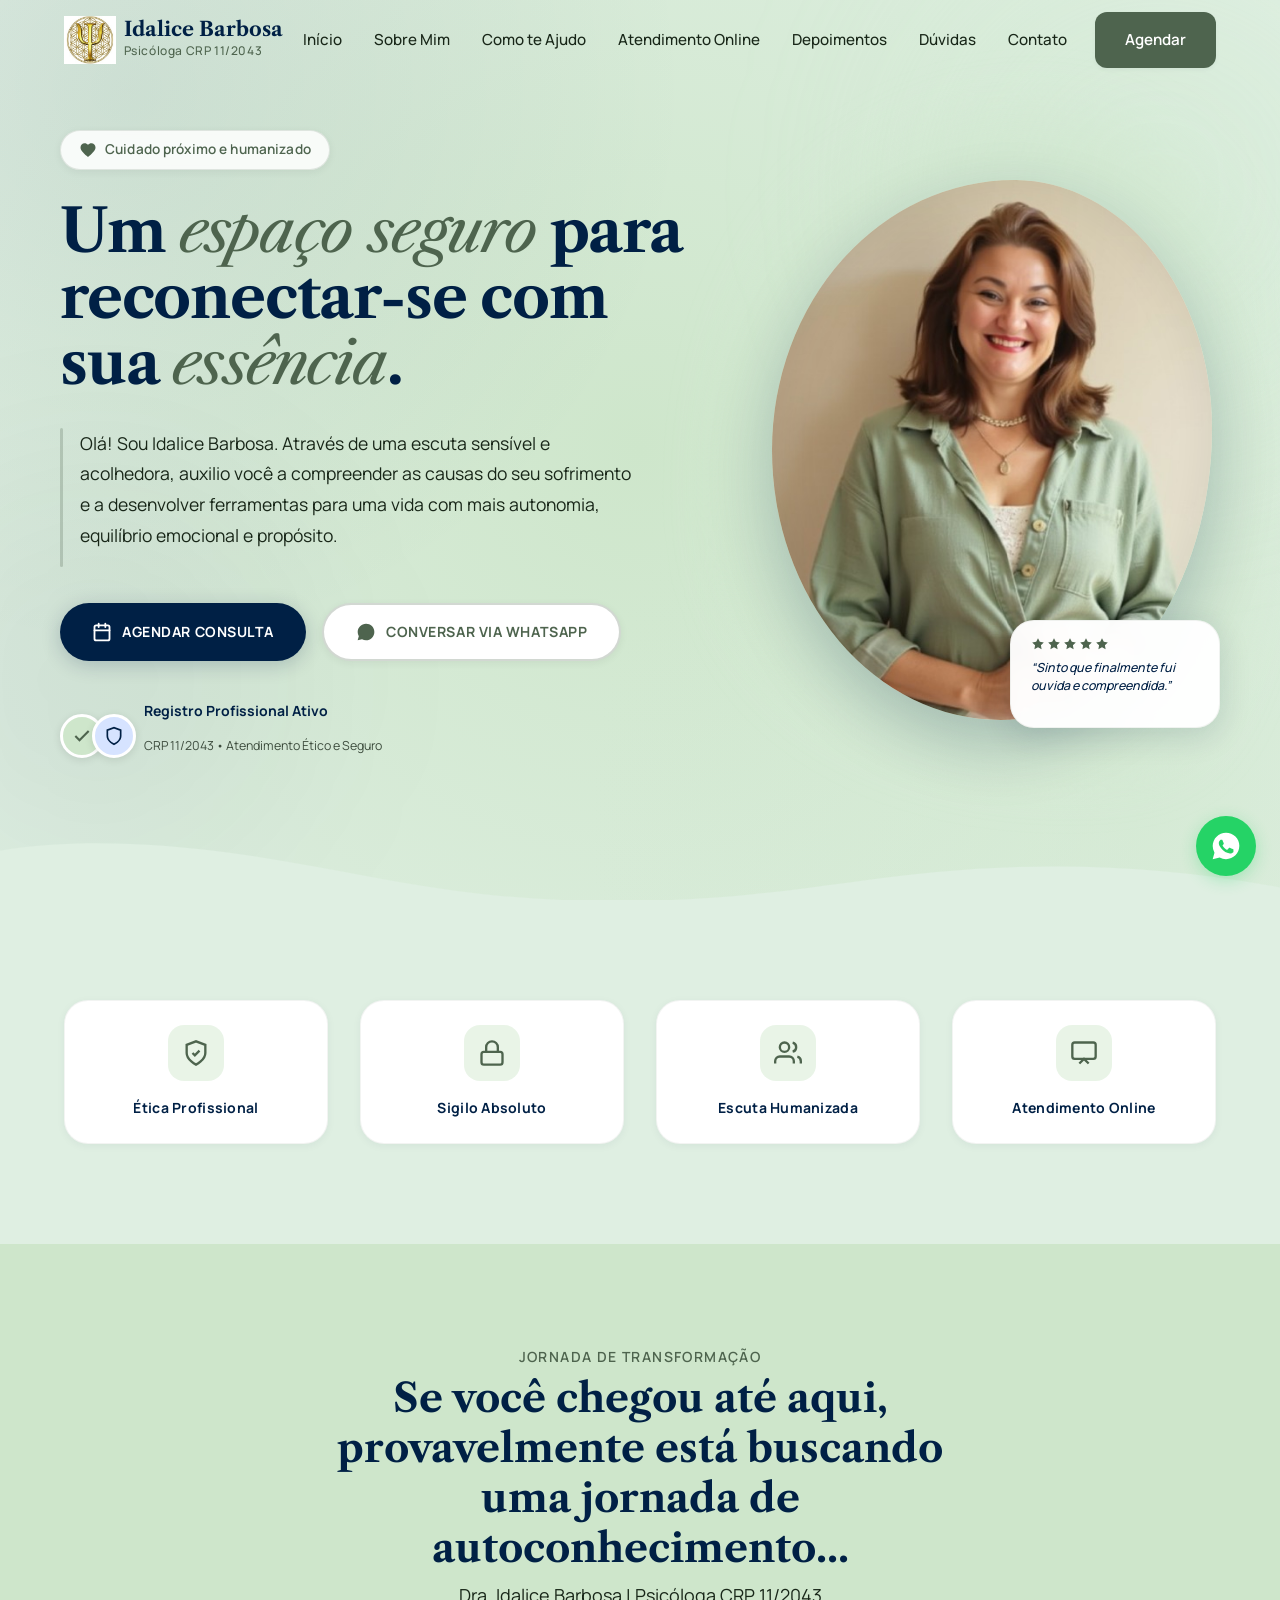
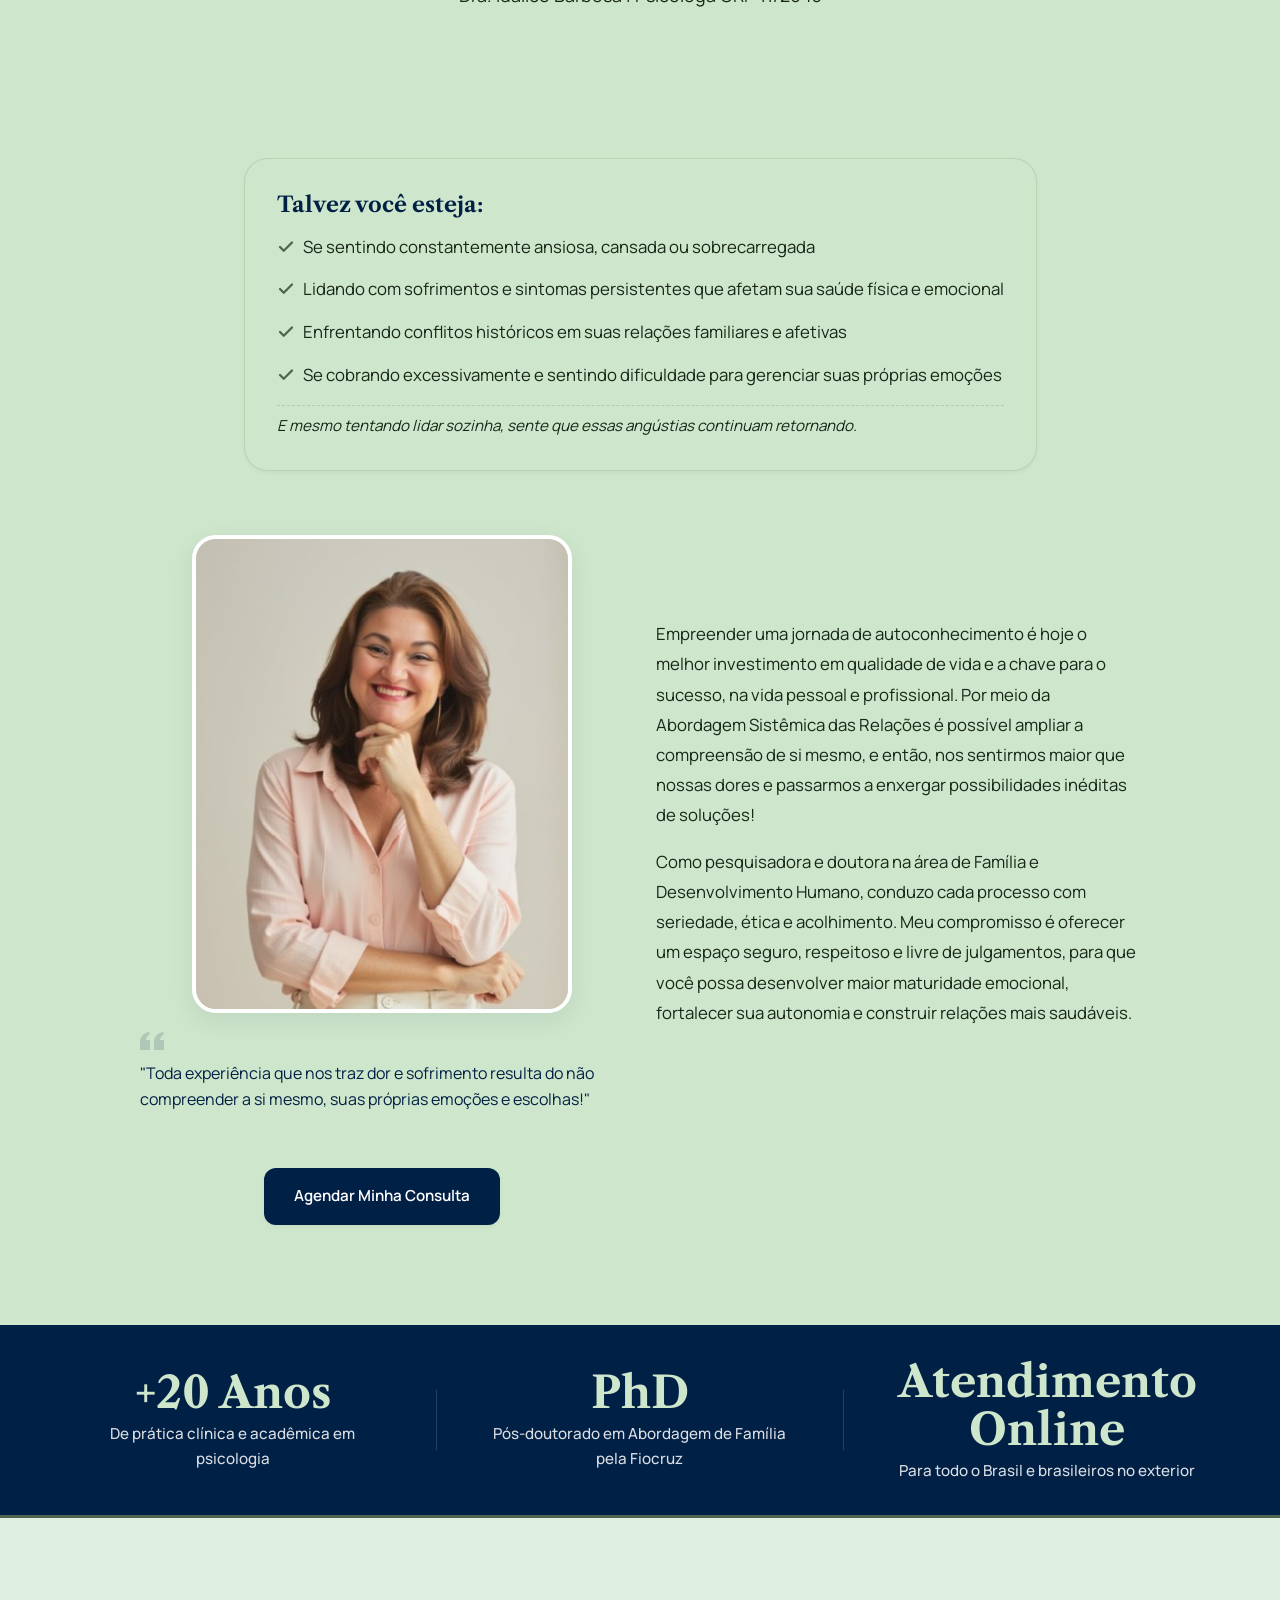
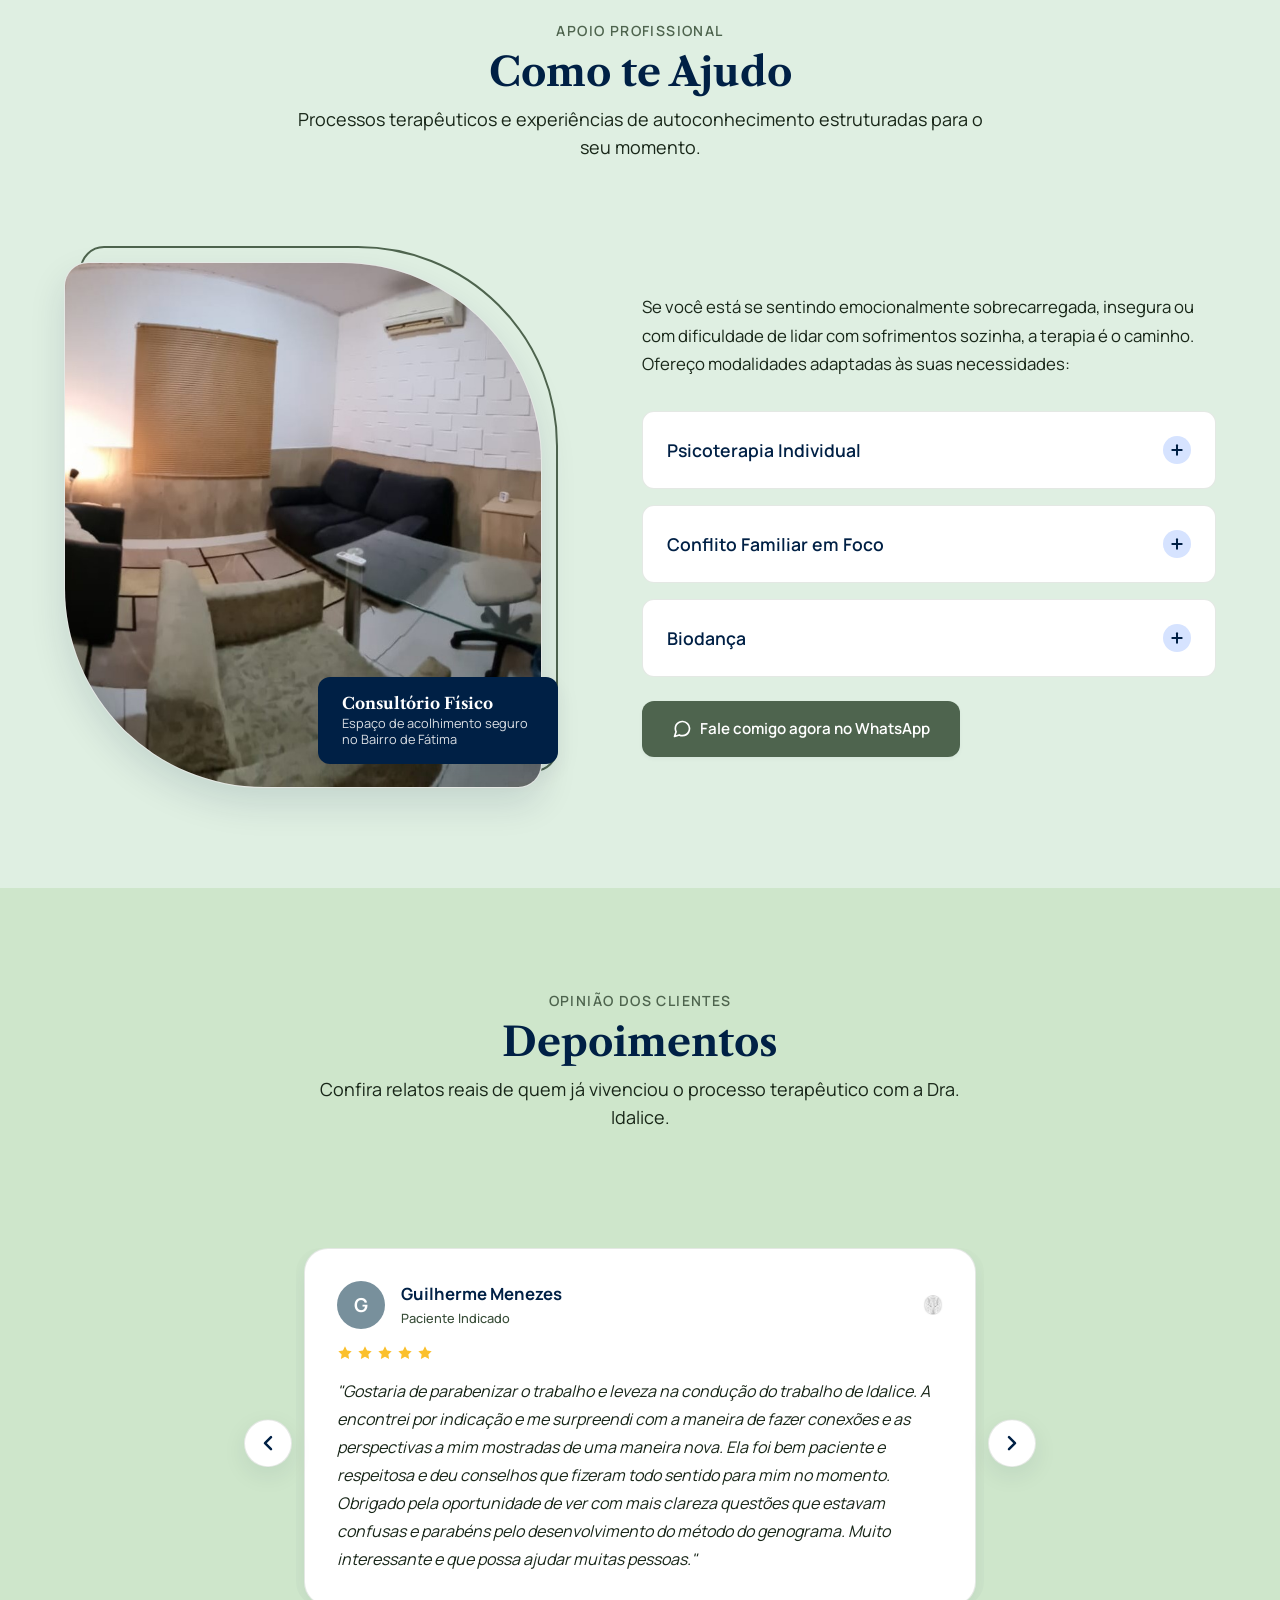
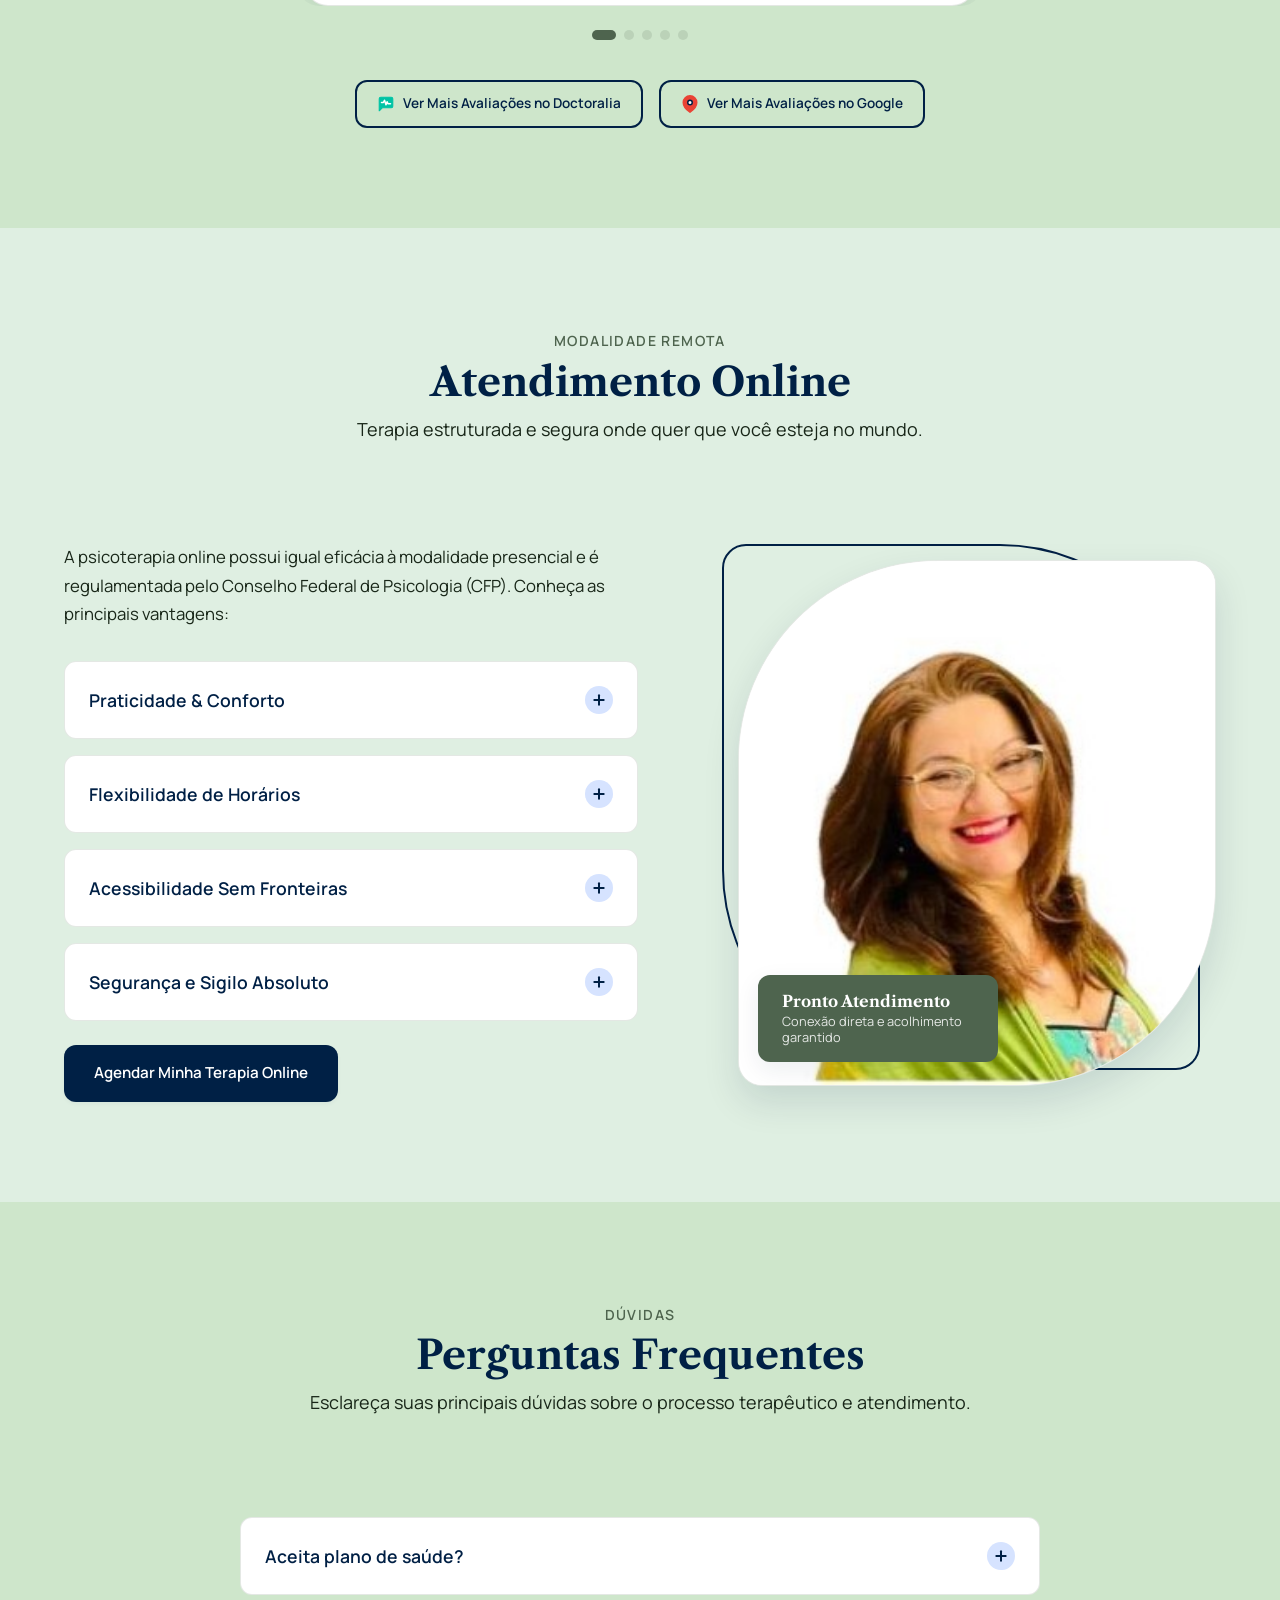
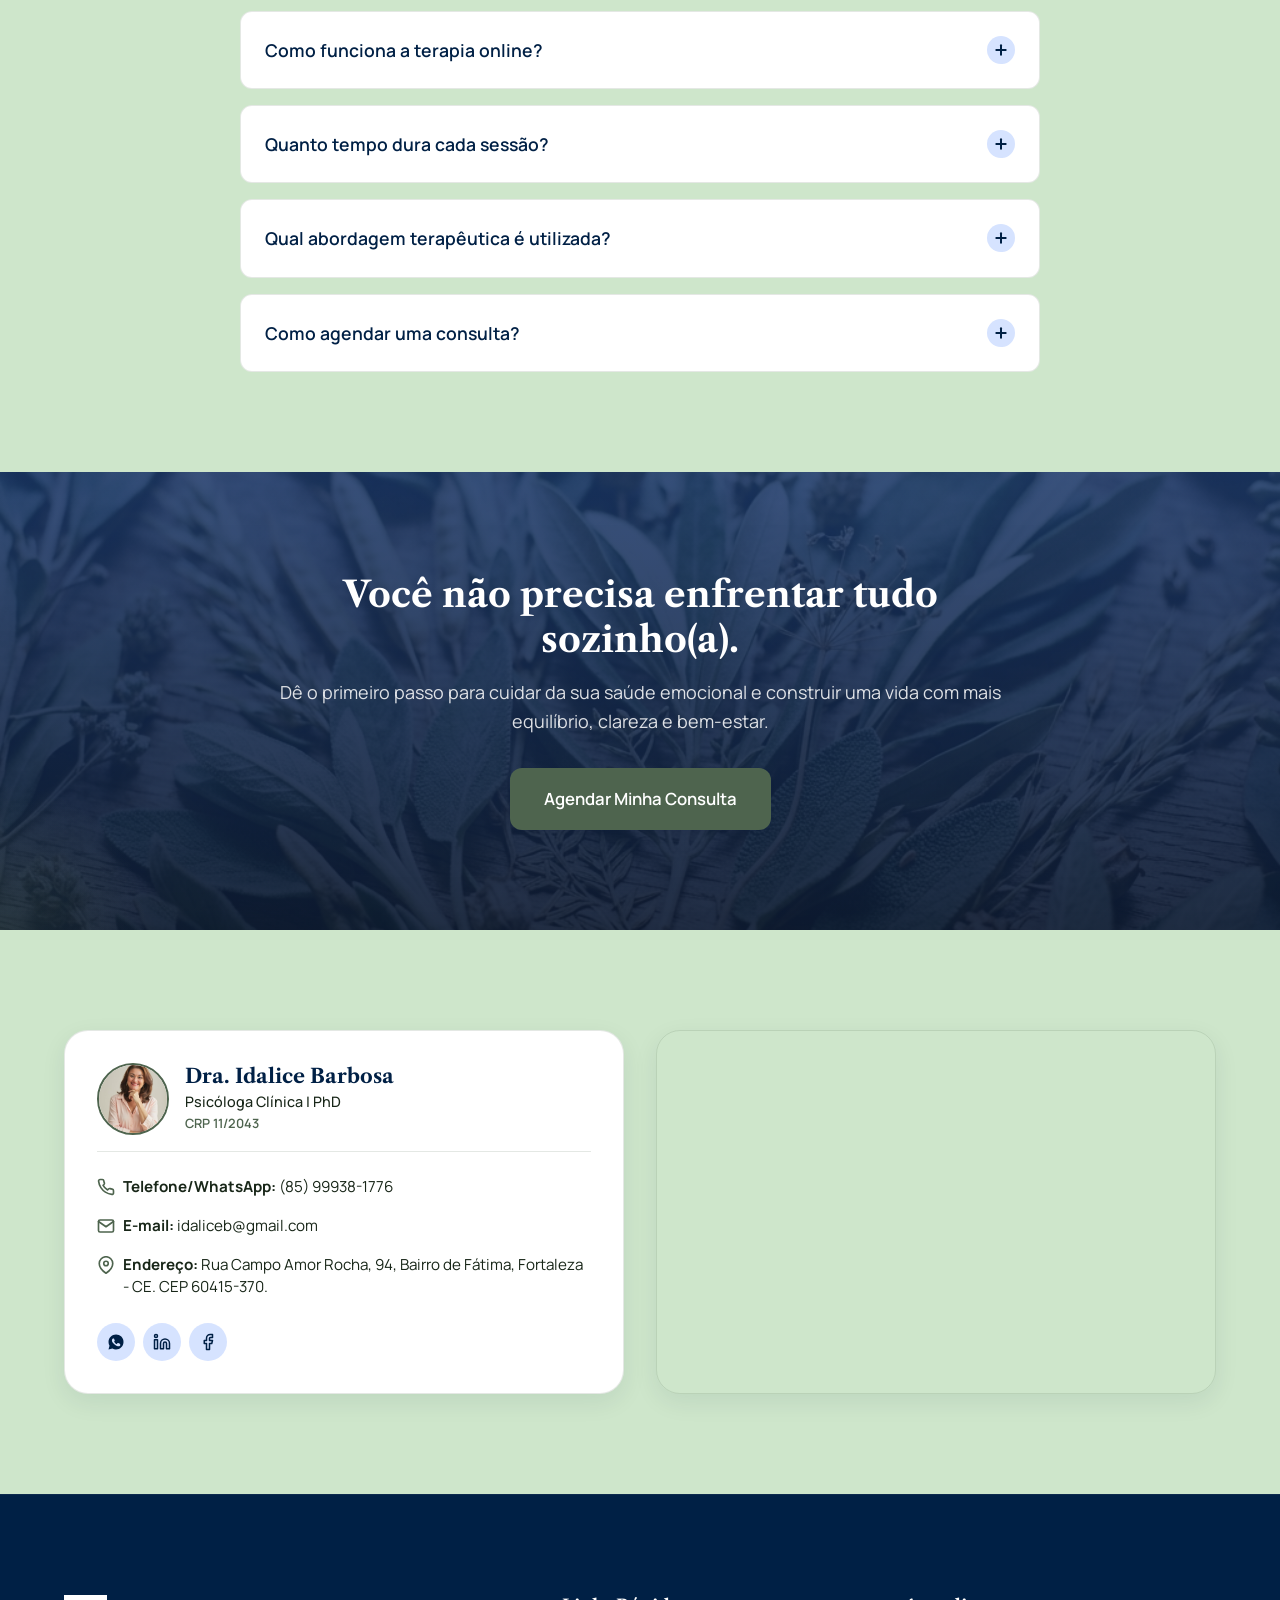
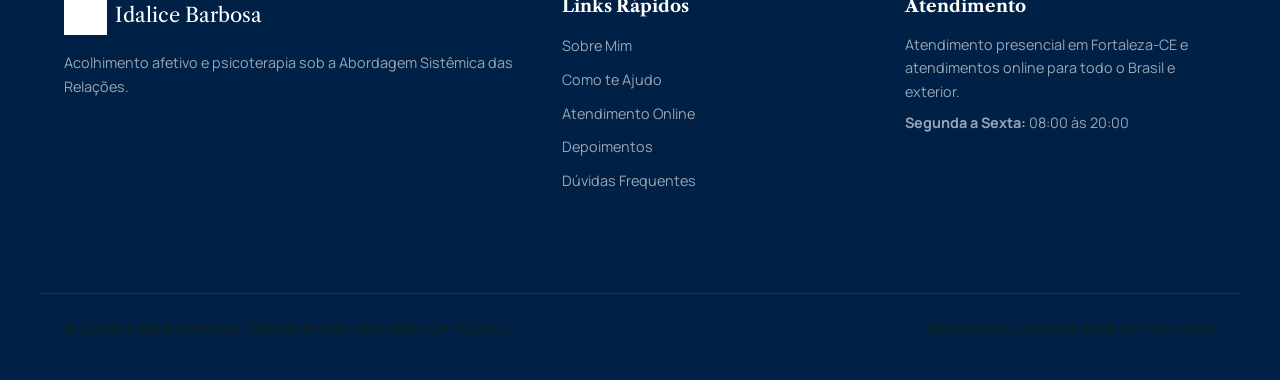
<file: index.html>
<!DOCTYPE html>
<html lang="pt-BR">
<head>
  <meta charset="utf-8">
  <meta name="viewport" content="width=device-width, initial-scale=1.0">
  <meta http-equiv="X-UA-Compatible" content="IE=edge">
  
  <!-- SEO Meta Tags -->
  <title>Dra. Idalice Barbosa | Psicóloga em Fortaleza e Online</title>
  <meta name="description" content="Acolhimento afetivo e escuta qualificada em Fortaleza e Online. Dra. Idalice Barbosa, PhD em Abordagem de Família. Supere sofrimentos e desenvolva autoconhecimento.">
  <meta name="keywords" content="Psicóloga Fortaleza, Psicólogo Fortaleza, Terapia Online, Biodânça Ceará, Idalice Barbosa, Psicologia Sistêmica">
  <meta name="author" content="Dra. Idalice Barbosa">
  
  <!-- Open Graph -->
  <meta property="og:type" content="website">
  <meta property="og:title" content="Dra. Idalice Barbosa | Psicóloga em Fortaleza e Online">
  <meta property="og:description" content="Acolhimento afetivo e escuta qualificada em Fortaleza e Online. PhD em Abordagem de Família.">
  <meta property="og:image" content="assets/images/hero_profile.jpg">

  <!-- Favicon -->
  <link rel="icon" type="image/x-icon" href="assets/images/logo.png">

  <!-- Google Fonts: Libre Caslon Text + Manrope + Material Symbols -->
  <link rel="preconnect" href="https://fonts.googleapis.com">
  <link rel="preconnect" href="https://fonts.gstatic.com" crossorigin>
  <link href="https://fonts.googleapis.com/css2?family=Libre+Caslon+Text:ital,wght@0,400;0,700;1,400&family=Manrope:wght@400;500;600;700&display=swap" rel="stylesheet">
  <link href="https://fonts.googleapis.com/css2?family=Material+Symbols+Outlined:opsz,wght,FILL,GRAD@20..48,100..700,0..1,-50..200" rel="stylesheet">

  <!-- CSS Stylesheets -->
  <link rel="stylesheet" href="css/style.css">
</head>
<body id="top">

  <!-- ==========================================================================
       HEADER & NAVIGATION
       ========================================================================== -->
  <header class="header">
    <div class="container header-container">
      <a href="#top" class="logo-link" id="nav-logo" aria-label="Voltar ao topo">
        <img src="assets/images/logo.png" alt="Logotipo Dra. Idalice Barbosa" class="logo-img">
        <div class="logo-text">
          <span class="logo-title">Idalice Barbosa</span>
          <span class="logo-subtitle">Psicóloga CRP 11/2043</span>
        </div>
      </a>

      <!-- Desktop Navigation Menu -->
      <nav class="nav-menu" aria-label="Menu principal">
        <a href="#top" class="nav-link active">Início</a>
        <a href="#sobre" class="nav-link">Sobre Mim</a>
        <a href="#como-te-ajudo" class="nav-link">Como te Ajudo</a>
        <a href="#atendimento-online" class="nav-link">Atendimento Online</a>
        <a href="#depoimentos" class="nav-link">Depoimentos</a>
        <a href="#faq" class="nav-link">Dúvidas</a>
        <a href="#contato" class="nav-link">Contato</a>
        <a href="#agendar" class="btn btn-accent open-modal-btn">Agendar</a>
      </nav>

      <!-- Mobile Hamburger Button -->
      <button class="burger-btn" aria-label="Abrir menu" aria-controls="mobile-navigation" aria-expanded="false">
        <span class="burger-line"></span>
        <span class="burger-line"></span>
        <span class="burger-line"></span>
      </button>
    </div>

    <!-- Mobile Navigation Drawer -->
    <nav class="mobile-nav" id="mobile-navigation" aria-label="Menu mobile">
      <a href="#top" class="mobile-nav-link active">Início</a>
      <a href="#sobre" class="mobile-nav-link">Sobre Mim</a>
      <a href="#como-te-ajudo" class="mobile-nav-link">Como te Ajudo</a>
      <a href="#atendimento-online" class="mobile-nav-link">Atendimento Online</a>
      <a href="#depoimentos" class="mobile-nav-link">Depoimentos</a>
      <a href="#faq" class="mobile-nav-link">Dúvidas</a>
      <a href="#contato" class="mobile-nav-link">Contato</a>
      <a href="#agendar" class="btn btn-accent open-modal-btn" style="margin-top: var(--space-md);">Agendar Consulta</a>
    </nav>
    <div class="mobile-nav-overlay" aria-hidden="true"></div>
  </header>

  <main>
    <!-- ==========================================================================
         SEÇÃO 1 - HERO SECTION (ORGANIC DESIGN)
         ========================================================================== -->
    <section class="hero-organic" id="home">
      <!-- Background fluid blobs -->
      <div class="hero-blob hero-blob-1" aria-hidden="true"></div>
      <div class="hero-blob hero-blob-2" aria-hidden="true"></div>

      <div class="hero-organic-container">
        <div class="hero-organic-grid">

          <!-- Left Column: Content -->
          <div class="hero-content-col">
            <!-- Pill badge -->
            <div class="hero-pill">
              <svg xmlns="http://www.w3.org/2000/svg" width="18" height="18" viewBox="0 0 24 24" fill="currentColor" style="color: var(--c-secondary); flex-shrink:0;"><path d="M12 21.35l-1.45-1.32C5.4 15.36 2 12.28 2 8.5 2 5.42 4.42 3 7.5 3c1.74 0 3.41.81 4.5 2.09C13.09 3.81 14.76 3 16.5 3 19.58 3 22 5.42 22 8.5c0 3.78-3.4 6.86-8.55 11.54L12 21.35z"/></svg>
              Cuidado próximo e humanizado
            </div>

            <!-- Main heading -->
            <h1 class="hero-organic-title">
              Um <em class="hero-serif-italic">espaço seguro</em> para reconectar-se com sua <em class="hero-serif-italic">essência</em>.
            </h1>

            <!-- Body text with left accent bar -->
            <div class="hero-body-wrap">
              <div class="hero-accent-bar" aria-hidden="true"></div>
              <p class="hero-organic-subtitle">
                Olá! Sou Idalice Barbosa. Através de uma escuta sensível e acolhedora, auxilio você a compreender as causas do seu sofrimento e a desenvolver ferramentas para uma vida com mais autonomia, equilíbrio emocional e propósito.
              </p>
            </div>

            <!-- CTA Buttons -->
            <div class="hero-organic-btns">
              <a href="#agendar" class="btn-hero-primary open-modal-btn">
                <svg xmlns="http://www.w3.org/2000/svg" width="20" height="20" viewBox="0 0 24 24" fill="none" stroke="currentColor" stroke-width="2.2" stroke-linecap="round" stroke-linejoin="round"><rect x="3" y="4" width="18" height="18" rx="2"/><line x1="16" y1="2" x2="16" y2="6"/><line x1="8" y1="2" x2="8" y2="6"/><line x1="3" y1="10" x2="21" y2="10"/></svg>
                Agendar Consulta
              </a>
              <a href="https://wa.me/558599381776" target="_blank" rel="noopener noreferrer" class="btn-hero-secondary">
                <svg xmlns="http://www.w3.org/2000/svg" width="20" height="20" viewBox="0 0 24 24" fill="currentColor"><path d="M12.012 2c-5.506 0-9.989 4.478-9.99 9.984a9.96 9.96 0 001.333 4.993L2 22l5.233-1.371a9.936 9.936 0 004.777 1.223h.005c5.505 0 9.99-4.478 9.99-9.984 0-2.669-1.038-5.176-2.924-7.062C17.195 3.018 14.685 2 12.012 2z"/></svg>
                Conversar via WhatsApp
              </a>
            </div>

            <!-- Trust badge row -->
            <div class="hero-trust-row">
              <div class="hero-trust-icons">
                <div class="hero-trust-icon hero-trust-icon--green">
                  <svg xmlns="http://www.w3.org/2000/svg" width="20" height="20" viewBox="0 0 24 24" fill="none" stroke="currentColor" stroke-width="2.5"><polyline points="20 6 9 17 4 12"/></svg>
                </div>
                <div class="hero-trust-icon hero-trust-icon--blue">
                  <svg xmlns="http://www.w3.org/2000/svg" width="20" height="20" viewBox="0 0 24 24" fill="none" stroke="currentColor" stroke-width="2"><path d="M12 22s8-4 8-10V5l-8-3-8 3v7c0 6 8 10 8 10z"/></svg>
                </div>
              </div>
              <div class="hero-trust-text">
                <p class="hero-trust-title">Registro Profissional Ativo</p>
                <p class="hero-trust-sub">CRP 11/2043 &bull; Atendimento Ético e Seguro</p>
              </div>
            </div>
          </div>

          <!-- Right Column: Organic photo -->
          <div class="hero-image-col">
            <div class="hero-organic-frame">
              <!-- Glow blur blob behind photo -->
              <div class="hero-glow-blob" aria-hidden="true"></div>

              <!-- Organic masked photo -->
              <div class="hero-photo-mask">
                <img
                  src="assets/images/hero_nova.jpeg"
                  alt="Dra. Idalice Barbosa - Psicóloga"
                  class="hero-organic-img"
                >
                <div class="hero-photo-inner-shadow" aria-hidden="true"></div>
              </div>

              <!-- Floating review badge -->
              <div class="hero-review-badge">
                <div class="hero-review-stars">
                  <svg xmlns="http://www.w3.org/2000/svg" width="14" height="14" viewBox="0 0 24 24" fill="currentColor"><polygon points="12 2 15.09 8.26 22 9.27 17 14.14 18.18 21.02 12 17.77 5.82 21.02 7 14.14 2 9.27 8.91 8.26 12 2"/></svg>
                  <svg xmlns="http://www.w3.org/2000/svg" width="14" height="14" viewBox="0 0 24 24" fill="currentColor"><polygon points="12 2 15.09 8.26 22 9.27 17 14.14 18.18 21.02 12 17.77 5.82 21.02 7 14.14 2 9.27 8.91 8.26 12 2"/></svg>
                  <svg xmlns="http://www.w3.org/2000/svg" width="14" height="14" viewBox="0 0 24 24" fill="currentColor"><polygon points="12 2 15.09 8.26 22 9.27 17 14.14 18.18 21.02 12 17.77 5.82 21.02 7 14.14 2 9.27 8.91 8.26 12 2"/></svg>
                  <svg xmlns="http://www.w3.org/2000/svg" width="14" height="14" viewBox="0 0 24 24" fill="currentColor"><polygon points="12 2 15.09 8.26 22 9.27 17 14.14 18.18 21.02 12 17.77 5.82 21.02 7 14.14 2 9.27 8.91 8.26 12 2"/></svg>
                  <svg xmlns="http://www.w3.org/2000/svg" width="14" height="14" viewBox="0 0 24 24" fill="currentColor"><polygon points="12 2 15.09 8.26 22 9.27 17 14.14 18.18 21.02 12 17.77 5.82 21.02 7 14.14 2 9.27 8.91 8.26 12 2"/></svg>
                </div>
                <p class="hero-review-text">&ldquo;Sinto que finalmente fui ouvida e compreendida.&rdquo;</p>
              </div>
            </div>
          </div>

        </div>
      </div>

      <!-- Wavy bottom separator -->
      <div class="hero-wave" aria-hidden="true">
        <svg viewBox="0 0 1200 120" preserveAspectRatio="none" xmlns="http://www.w3.org/2000/svg">
          <path d="M321.39,56.44c58-10.79,114.16-30.13,172-41.86,82.39-16.72,168.19-17.73,250.45-.39C823.78,31,906.67,72,985.66,92.83c70.05,18.48,146.53,26.09,214.34,3V0H0V27.35A600.21,600.21,0,0,0,321.39,56.44Z" fill="var(--color-bg-secondary)"/>
        </svg>
      </div>
    </section>

    <!-- ==========================================================================
         SEÇÃO 1B - CARE INDICATORS
         ========================================================================== -->
    <section class="care-indicators">
      <div class="container care-indicators-grid">
        <div class="care-card">
          <div class="care-icon care-icon--green">
            <svg xmlns="http://www.w3.org/2000/svg" width="28" height="28" viewBox="0 0 24 24" fill="none" stroke="currentColor" stroke-width="2"><path d="M12 22s8-4 8-10V5l-8-3-8 3v7c0 6 8 10 8 10z"/><polyline points="9 12 11 14 15 10"/></svg>
          </div>
          <span class="care-label">Ética Profissional</span>
        </div>
        <div class="care-card">
          <div class="care-icon care-icon--green">
            <svg xmlns="http://www.w3.org/2000/svg" width="28" height="28" viewBox="0 0 24 24" fill="none" stroke="currentColor" stroke-width="2"><rect x="3" y="11" width="18" height="11" rx="2"/><path d="M7 11V7a5 5 0 0 1 10 0v4"/></svg>
          </div>
          <span class="care-label">Sigilo Absoluto</span>
        </div>
        <div class="care-card">
          <div class="care-icon care-icon--green">
            <svg xmlns="http://www.w3.org/2000/svg" width="28" height="28" viewBox="0 0 24 24" fill="none" stroke="currentColor" stroke-width="2"><path d="M17 21v-2a4 4 0 0 0-4-4H5a4 4 0 0 0-4 4v2"/><circle cx="9" cy="7" r="4"/><path d="M23 21v-2a4 4 0 0 0-3-3.87"/><path d="M16 3.13a4 4 0 0 1 0 7.75"/></svg>
          </div>
          <span class="care-label">Escuta Humanizada</span>
        </div>
        <div class="care-card">
          <div class="care-icon care-icon--green">
            <svg xmlns="http://www.w3.org/2000/svg" width="28" height="28" viewBox="0 0 24 24" fill="none" stroke="currentColor" stroke-width="2"><rect x="2" y="3" width="20" height="14" rx="2"/><polyline points="8 21 12 17 16 21"/></svg>
          </div>
            <span class="care-label">Atendimento Online</span>
        </div>
      </div>
    </section>


    <!-- ==========================================================================
         SEÇÃO 2 - SOBRE MIM COM GANCHO EMOCIONAL
         ========================================================================== -->
    <section class="section" id="sobre">
      <div class="container about-new-layout">
        <div class="text-center section-header">
          <span class="section-tag">Jornada de Transformação</span>
          <h2 class="section-title">Se você chegou até aqui, provavelmente está buscando uma jornada de autoconhecimento...</h2>
          <p class="section-subtitle">Dra. Idalice Barbosa | Psicóloga CRP 11/2043</p>
        </div>
        
        <div class="about-symptoms-box">
          <h3 class="symptoms-title">Talvez você esteja:</h3>
          <ul class="symptoms-list">
            <li>
              <svg xmlns="http://www.w3.org/2000/svg" width="18" height="18" viewBox="0 0 24 24" fill="none" stroke="currentColor" stroke-width="3" stroke-linecap="round" stroke-linejoin="round" class="symptom-bullet"><polyline points="20 6 9 17 4 12"></polyline></svg>
              Se sentindo constantemente ansiosa, cansada ou sobrecarregada
            </li>
            <li>
              <svg xmlns="http://www.w3.org/2000/svg" width="18" height="18" viewBox="0 0 24 24" fill="none" stroke="currentColor" stroke-width="3" stroke-linecap="round" stroke-linejoin="round" class="symptom-bullet"><polyline points="20 6 9 17 4 12"></polyline></svg>
              Lidando com sofrimentos e sintomas persistentes que afetam sua saúde física e emocional
            </li>
            <li>
              <svg xmlns="http://www.w3.org/2000/svg" width="18" height="18" viewBox="0 0 24 24" fill="none" stroke="currentColor" stroke-width="3" stroke-linecap="round" stroke-linejoin="round" class="symptom-bullet"><polyline points="20 6 9 17 4 12"></polyline></svg>
              Enfrentando conflitos históricos em suas relações familiares e afetivas
            </li>
            <li>
              <svg xmlns="http://www.w3.org/2000/svg" width="18" height="18" viewBox="0 0 24 24" fill="none" stroke="currentColor" stroke-width="3" stroke-linecap="round" stroke-linejoin="round" class="symptom-bullet"><polyline points="20 6 9 17 4 12"></polyline></svg>
              Se cobrando excessivamente e sentindo dificuldade para gerenciar suas próprias emoções
            </li>
          </ul>
          <p class="symptoms-footer">E mesmo tentando lidar sozinha, sente que essas angústias continuam retornando.</p>
        </div>

        <div class="about-biography-block reveal">
          <div class="about-visual-side">
            <div class="about-image-wrapper" style="margin-bottom: var(--space-md); text-align: center;">
              <img src="assets/images/atendimento_online_nova.jpeg" alt="Dra. Idalice Barbosa - Psicóloga" style="width: 100%; max-width: 380px; height: auto; border-radius: var(--radius-lg); box-shadow: var(--shadow-md); border: 4px solid #ffffff; display: block; margin: 0 auto;">
            </div>
            <div class="about-quote-card">
              <svg class="about-quote-icon" xmlns="http://www.w3.org/2000/svg" width="24" height="24" viewBox="0 0 24 24" fill="currentColor" opacity="0.15"><path d="M14.017 21v-7.391c0-5.704 3.731-9.57 8.983-10.609l.995 2.151c-2.432.917-3.995 3.638-3.995 5.849h4v10h-9.983zm-14.017 0v-7.391c0-5.704 3.748-9.57 9-10.609l.996 2.151c-2.433.917-3.996 3.638-3.996 5.849h3.983v10h-9.983z"/></svg>
              <blockquote class="about-quote-text">
                "Toda experiência que nos traz dor e sofrimento resulta do não compreender a si mesmo, suas próprias emoções e escolhas!"
              </blockquote>
            </div>
          </div>
          
          <div class="biography-text">
            <p>Empreender uma jornada de autoconhecimento é hoje o melhor investimento em qualidade de vida e a chave para o sucesso, na vida pessoal e profissional. Por meio da Abordagem Sistêmica das Relações é possível ampliar a compreensão de si mesmo, e então, nos sentirmos maior que nossas dores e passarmos a enxergar possibilidades inéditas de soluções!</p>
            <p>Como pesquisadora e doutora na área de Família e Desenvolvimento Humano, conduzo cada processo com seriedade, ética e acolhimento. Meu compromisso é oferecer um espaço seguro, respeitoso e livre de julgamentos, para que você possa desenvolver maior maturidade emocional, fortalecer sua autonomia e construir relações mais saudáveis.</p>
          </div>
          
          <div class="text-center" style="margin-top: var(--space-lg);">
            <a href="#contato" class="btn btn-primary">Agendar Minha Consulta</a>
          </div>
        </div>
      </div>
    </section>

    <!-- ==========================================================================
         SEÇÃO 3 - FLAT METRICS COUNTERS
         ========================================================================== -->
    <section class="section metrics-section">
      <div class="container metrics-container">
        <!-- Counter 1 -->
        <div class="metric-card">
          <span class="metric-number">+20 Anos</span>
          <span class="metric-label">De prática clínica e acadêmica em psicologia</span>
        </div>
        <!-- Divider -->
        <span class="metric-divider"></span>
        <!-- Counter 2 -->
        <div class="metric-card">
          <span class="metric-number">PhD</span>
          <span class="metric-label">Pós-doutorado em Abordagem de Família pela Fiocruz</span>
        </div>
        <!-- Divider -->
        <span class="metric-divider"></span>
        <!-- Counter 3 -->
        <div class="metric-card">
          <span class="metric-number">Atendimento Online</span>
          <span class="metric-label">Para todo o Brasil e brasileiros no exterior</span>
        </div>
      </div>
    </section>

    <!-- ==========================================================================
         SEÇÃO 4 - COMO TE AJUDO (SERVICES ACCORDION)
         ========================================================================== -->
    <section class="section section-bg" id="como-te-ajudo">
      <div class="container">
        <div class="section-header text-center">
          <span class="section-tag">Apoio Profissional</span>
          <h2 class="section-title">Como te Ajudo</h2>
          <p class="section-subtitle">Processos terapêuticos e experiências de autoconhecimento estruturadas para o seu momento.</p>
        </div>

        <div class="services-split-layout">
          <!-- Left: Image -->
          <div class="services-image-side reveal reveal-left">
            <div class="services-image-decor"></div>
            <div class="services-img-container">
              <img src="assets/images/office_interior.png" alt="Consultório Dra. Idalice Barbosa em Fortaleza" class="services-img">
            </div>
            <div class="services-image-badge">
              <h4>Consultório Físico</h4>
              <p>Espaço de acolhimento seguro no Bairro de Fátima</p>
            </div>
          </div>
          
          <!-- Right: Accordion services -->
          <div class="services-accordion-side reveal reveal-right">
            <p class="services-intro">Se você está se sentindo emocionalmente sobrecarregada, insegura ou com dificuldade de lidar com sofrimentos sozinha, a terapia é o caminho. Ofereço modalidades adaptadas às suas necessidades:</p>
            
            <div class="accordion-group">
              <!-- Service 1 -->
              <div class="accordion-item">
                <button class="accordion-trigger" aria-expanded="false">
                  <span class="accordion-title">Psicoterapia Individual</span>
                  <span class="accordion-icon-box">
                    <svg class="icon-plus" xmlns="http://www.w3.org/2000/svg" width="16" height="16" viewBox="0 0 24 24" fill="none" stroke="currentColor" stroke-width="3" stroke-linecap="round" stroke-linejoin="round"><line x1="12" y1="5" x2="12" y2="19"></line><line x1="5" y1="12" x2="19" y2="12"></line></svg>
                  </span>
                </button>
                <div class="accordion-content">
                  <div class="accordion-content-inner">
                    <div class="svc-meta-inline">
                      <span><strong>Duração:</strong> 1 hora</span>
                      <span><strong>Valor:</strong> R$ 260,00 / Sessão</span>
                    </div>
                    <p>Tenho 20 anos como profissional da psicologia e desde que me formei participo de processos terapêuticos e jornadas de autoconhecimento. Acredito que esta experiência aliada ao estudo me permite conduzir um processo com segurança e resultados.</p>
                    <a href="#agendar" class="btn btn-primary open-modal-btn" style="font-size: 0.85rem; padding: 0.6rem 1.2rem;">Agendar Esta Sessão</a>
                  </div>
                </div>
              </div>

              <!-- Service 2 -->
              <div class="accordion-item">
                <button class="accordion-trigger" aria-expanded="false">
                  <span class="accordion-title">Conflito Familiar em Foco</span>
                  <span class="accordion-icon-box">
                    <svg class="icon-plus" xmlns="http://www.w3.org/2000/svg" width="16" height="16" viewBox="0 0 24 24" fill="none" stroke="currentColor" stroke-width="3" stroke-linecap="round" stroke-linejoin="round"><line x1="12" y1="5" x2="12" y2="19"></line><line x1="5" y1="12" x2="19" y2="12"></line></svg>
                  </span>
                </button>
                <div class="accordion-content">
                  <div class="accordion-content-inner">
                    <div class="svc-meta-inline">
                      <span><strong>Duração:</strong> 1h30 por sessão</span>
                      <span><strong>Estrutura:</strong> Processo em 3 encontros</span>
                    </div>
                    <p>Um processo estruturado em três encontros para ampliar sua compreensão sobre os vínculos familiares e a forma como você se posiciona diante deles.</p>
                    
                    <div style="margin: 1.25rem 0; padding-left: 1rem; border-left: 3px solid var(--color-accent); display: flex; flex-direction: column; gap: 0.75rem;">
                      <div style="font-size: 0.95rem; line-height: 1.5; color: var(--color-text-medium);">
                        <span style="display: inline-block; background-color: var(--color-accent); color: white; font-weight: 700; font-size: 0.75rem; padding: 2px 8px; border-radius: 4px; margin-right: 6px;">1º ENCONTRO</span>
                        Acolhimento da demanda e construção conjunta da Árvore Genealógica Familiar, identificando elements importantes da sua história.
                      </div>
                      <div style="font-size: 0.95rem; line-height: 1.5; color: var(--color-text-medium);">
                        <span style="display: inline-block; background-color: var(--color-accent); color: white; font-weight: 700; font-size: 0.75rem; padding: 2px 8px; border-radius: 4px; margin-right: 6px;">2º ENCONTRO</span>
                        Aprofundamento da compreensão dos padrões relacionais e dos conflitos apresentados.
                      </div>
                      <div style="font-size: 0.95rem; line-height: 1.5; color: var(--color-text-medium);">
                        <span style="display: inline-block; background-color: var(--color-accent); color: white; font-weight: 700; font-size: 0.75rem; padding: 2px 8px; border-radius: 4px; margin-right: 6px;">3º ENCONTRO</span>
                        Trabalho com novas possibilidades de posicionamento, favorecendo relações mais conscientes, saudáveis e assertivas.
                      </div>
                    </div>
                    <a href="#agendar" class="btn btn-primary open-modal-btn" style="font-size: 0.85rem; padding: 0.6rem 1.2rem;">Agendar Trabalho</a>
                  </div>
                </div>
              </div>



              <!-- Service 4 -->
              <div class="accordion-item">
                <button class="accordion-trigger" aria-expanded="false">
                  <span class="accordion-title">Biodança</span>
                  <span class="accordion-icon-box">
                    <svg class="icon-plus" xmlns="http://www.w3.org/2000/svg" width="16" height="16" viewBox="0 0 24 24" fill="none" stroke="currentColor" stroke-width="3" stroke-linecap="round" stroke-linejoin="round"><line x1="12" y1="5" x2="12" y2="19"></line><line x1="5" y1="12" x2="19" y2="12"></line></svg>
                  </span>
                </button>
                <div class="accordion-content">
                  <div class="accordion-content-inner">
                    <div class="svc-meta-inline">
                      <span><strong>Status:</strong> Turma Encerrada</span>
                      <span><strong>Modalidade:</strong> Prática Coletiva em Grupo</span>
                    </div>
                    <p>Sistema de desenvolvimento humano voltado para fortalecer os potenciais genéticos em cinco linhas: vitalidade, afetividade, sexualidade, criatividade e transcendência. Integração afetiva, música e dança em grupo promovendo a transformação do estilo de vida.</p>
                    <a href="https://wa.me/558599381776?text=Olá%20Dra.%20Idalice!%20Gostaria%20de%20entrar%20na%20lista%20de%20espera%20para%20as%20próximas%20vagas%20de%20Biodança." target="_blank" rel="noopener noreferrer" class="btn btn-secondary" style="font-size: 0.85rem; padding: 0.6rem 1.2rem;">Desejo Entrar na Lista de Espera</a>
                  </div>
                </div>
              </div>
            </div>

            <div style="margin-top: var(--space-lg); text-align: left;">
              <a href="https://wa.me/558599381776" target="_blank" rel="noopener noreferrer" class="btn btn-accent">
                <svg xmlns="http://www.w3.org/2000/svg" width="20" height="20" viewBox="0 0 24 24" fill="none" stroke="currentColor" stroke-width="2" stroke-linecap="round" stroke-linejoin="round" style="margin-right: 8px;"><path d="M21 11.5a8.38 8.38 0 0 1-.9 3.8 8.5 8.5 0 0 1-7.6 4.7 8.38 8.38 0 0 1-3.8-.9L3 21l1.9-5.7a8.38 8.38 0 0 1-.9-3.8 8.5 8.5 0 0 1 4.7-7.6 8.38 8.38 0 0 1 3.8-.9h.5a8.48 8.48 0 0 1 8 8v.5z"></path></svg>
                Fale comigo agora no WhatsApp
              </a>
            </div>
          </div>
        </div>
      </div>
    </section>

    <!-- ==========================================================================
         SEÇÃO 5 - DEPOIMENTOS (GOOGLE REVIEWS STYLE)
         ========================================================================== -->
    <section class="section" id="depoimentos">
      <div class="container">
        <div class="section-header text-center">
          <span class="section-tag">Opinião dos Clientes</span>
          <h2 class="section-title">Depoimentos</h2>
          <p class="section-subtitle">Confira relatos reais de quem já vivenciou o processo terapêutico com a Dra. Idalice.</p>
        </div>

        <div class="testimonial-carousel reveal">
          <div class="carousel-track-wrapper">
            <div class="carousel-track">
              <!-- Slide 1 -->
              <div class="carousel-slide">
                <div class="review-card">
                  <div class="review-header">
                    <div class="reviewer-avatar" style="background-color: #78909c">G</div>
                    <div class="reviewer-meta">
                      <span class="reviewer-name">Guilherme Menezes</span>
                      <span class="review-type">Paciente Indicado</span>
                    </div>
                    <img class="review-google-icon" src="assets/images/logo.png" alt="Google Review" style="width: 20px; height: 20px; filter: grayscale(100%); opacity: 0.5;">
                  </div>
                  <div class="review-rating">
                    <svg xmlns="http://www.w3.org/2000/svg" width="16" height="16" viewBox="0 0 24 24" fill="currentColor"><polygon points="12 2 15.09 8.26 22 9.27 17 14.14 18.18 21.02 12 17.77 5.82 21.02 7 14.14 2 9.27 8.91 8.26 12 2"></polygon></svg>
                    <svg xmlns="http://www.w3.org/2000/svg" width="16" height="16" viewBox="0 0 24 24" fill="currentColor"><polygon points="12 2 15.09 8.26 22 9.27 17 14.14 18.18 21.02 12 17.77 5.82 21.02 7 14.14 2 9.27 8.91 8.26 12 2"></polygon></svg>
                    <svg xmlns="http://www.w3.org/2000/svg" width="16" height="16" viewBox="0 0 24 24" fill="currentColor"><polygon points="12 2 15.09 8.26 22 9.27 17 14.14 18.18 21.02 12 17.77 5.82 21.02 7 14.14 2 9.27 8.91 8.26 12 2"></polygon></svg>
                    <svg xmlns="http://www.w3.org/2000/svg" width="16" height="16" viewBox="0 0 24 24" fill="currentColor"><polygon points="12 2 15.09 8.26 22 9.27 17 14.14 18.18 21.02 12 17.77 5.82 21.02 7 14.14 2 9.27 8.91 8.26 12 2"></polygon></svg>
                    <svg xmlns="http://www.w3.org/2000/svg" width="16" height="16" viewBox="0 0 24 24" fill="currentColor"><polygon points="12 2 15.09 8.26 22 9.27 17 14.14 18.18 21.02 12 17.77 5.82 21.02 7 14.14 2 9.27 8.91 8.26 12 2"></polygon></svg>
                  </div>
                  <p class="review-text">"Gostaria de parabenizar o trabalho e leveza na condução do trabalho de Idalice. A encontrei por indicação e me surpreendi com a maneira de fazer conexões e as perspectivas a mim mostradas de uma maneira nova. Ela foi bem paciente e respeitosa e deu conselhos que fizeram todo sentido para mim no momento. Obrigado pela oportunidade de ver com mais clareza questões que estavam confusas e parabéns pelo desenvolvimento do método do genograma. Muito interessante e que possa ajudar muitas pessoas."</p>
                </div>
              </div>

              <!-- Slide 2 -->
              <div class="carousel-slide">
                <div class="review-card">
                  <div class="review-header">
                    <div class="reviewer-avatar" style="background-color: #7b1fa2">D</div>
                    <div class="reviewer-meta">
                      <span class="reviewer-name">Paciente do Doctoralia</span>
                      <span class="review-type">Verificada no Doctoralia</span>
                    </div>
                    <img class="review-google-icon" src="assets/images/logo.png" alt="Doctoralia Review" style="width: 20px; height: 20px; filter: grayscale(100%); opacity: 0.5;">
                  </div>
                  <div class="review-rating">
                    <svg xmlns="http://www.w3.org/2000/svg" width="16" height="16" viewBox="0 0 24 24" fill="currentColor"><polygon points="12 2 15.09 8.26 22 9.27 17 14.14 18.18 21.02 12 17.77 5.82 21.02 7 14.14 2 9.27 8.91 8.26 12 2"></polygon></svg>
                    <svg xmlns="http://www.w3.org/2000/svg" width="16" height="16" viewBox="0 0 24 24" fill="currentColor"><polygon points="12 2 15.09 8.26 22 9.27 17 14.14 18.18 21.02 12 17.77 5.82 21.02 7 14.14 2 9.27 8.91 8.26 12 2"></polygon></svg>
                    <svg xmlns="http://www.w3.org/2000/svg" width="16" height="16" viewBox="0 0 24 24" fill="currentColor"><polygon points="12 2 15.09 8.26 22 9.27 17 14.14 18.18 21.02 12 17.77 5.82 21.02 7 14.14 2 9.27 8.91 8.26 12 2"></polygon></svg>
                    <svg xmlns="http://www.w3.org/2000/svg" width="16" height="16" viewBox="0 0 24 24" fill="currentColor"><polygon points="12 2 15.09 8.26 22 9.27 17 14.14 18.18 21.02 12 17.77 5.82 21.02 7 14.14 2 9.27 8.91 8.26 12 2"></polygon></svg>
                    <svg xmlns="http://www.w3.org/2000/svg" width="16" height="16" viewBox="0 0 24 24" fill="currentColor"><polygon points="12 2 15.09 8.26 22 9.27 17 14.14 18.18 21.02 12 17.77 5.82 21.02 7 14.14 2 9.27 8.91 8.26 12 2"></polygon></svg>
                  </div>
                  <p class="review-text">"Excelente profissional, muito dedicada aos cuidados com o paciente. Deixo aqui a minha indicação, ela é ótima! A escuta da Dra. Idalice é profunda e nos ajuda a encontrar soluções para as angústias."</p>
                </div>
              </div>

              <!-- Slide 3 -->
              <div class="carousel-slide">
                <div class="review-card">
                  <div class="review-header">
                    <div class="reviewer-avatar" style="background-color: #ef6c00">T</div>
                    <div class="reviewer-meta">
                      <span class="reviewer-name">Paciente de Telemedicina</span>
                      <span class="review-type">Verificada no Doctoralia</span>
                    </div>
                    <img class="review-google-icon" src="assets/images/logo.png" alt="Doctoralia Review" style="width: 20px; height: 20px; filter: grayscale(100%); opacity: 0.5;">
                  </div>
                  <div class="review-rating">
                    <svg xmlns="http://www.w3.org/2000/svg" width="16" height="16" viewBox="0 0 24 24" fill="currentColor"><polygon points="12 2 15.09 8.26 22 9.27 17 14.14 18.18 21.02 12 17.77 5.82 21.02 7 14.14 2 9.27 8.91 8.26 12 2"></polygon></svg>
                    <svg xmlns="http://www.w3.org/2000/svg" width="16" height="16" viewBox="0 0 24 24" fill="currentColor"><polygon points="12 2 15.09 8.26 22 9.27 17 14.14 18.18 21.02 12 17.77 5.82 21.02 7 14.14 2 9.27 8.91 8.26 12 2"></polygon></svg>
                    <svg xmlns="http://www.w3.org/2000/svg" width="16" height="16" viewBox="0 0 24 24" fill="currentColor"><polygon points="12 2 15.09 8.26 22 9.27 17 14.14 18.18 21.02 12 17.77 5.82 21.02 7 14.14 2 9.27 8.91 8.26 12 2"></polygon></svg>
                    <svg xmlns="http://www.w3.org/2000/svg" width="16" height="16" viewBox="0 0 24 24" fill="currentColor"><polygon points="12 2 15.09 8.26 22 9.27 17 14.14 18.18 21.02 12 17.77 5.82 21.02 7 14.14 2 9.27 8.91 8.26 12 2"></polygon></svg>
                    <svg xmlns="http://www.w3.org/2000/svg" width="16" height="16" viewBox="0 0 24 24" fill="currentColor"><polygon points="12 2 15.09 8.26 22 9.27 17 14.14 18.18 21.02 12 17.77 5.82 21.02 7 14.14 2 9.27 8.91 8.26 12 2"></polygon></svg>
                  </div>
                  <p class="review-text">"Fiquei muito satisfeita com o atendimento online, superou minhas expectativas pois sei que um atendimento por vídeo tem suas particularidades. Dra. Idalice é muito atenta e conduz a sessão de forma tranquila."</p>
                </div>
              </div>

              <!-- Slide 4 -->
              <div class="carousel-slide">
                <div class="review-card">
                  <div class="review-header">
                    <div class="reviewer-avatar" style="background-color: #ec407a">P</div>
                    <div class="reviewer-meta">
                      <span class="reviewer-name">Paciente do Consultório</span>
                      <span class="review-type">Verificada no Doctoralia</span>
                    </div>
                    <img class="review-google-icon" src="assets/images/logo.png" alt="Doctoralia Review" style="width: 20px; height: 20px; filter: grayscale(100%); opacity: 0.5;">
                  </div>
                  <div class="review-rating">
                    <svg xmlns="http://www.w3.org/2000/svg" width="16" height="16" viewBox="0 0 24 24" fill="currentColor"><polygon points="12 2 15.09 8.26 22 9.27 17 14.14 18.18 21.02 12 17.77 5.82 21.02 7 14.14 2 9.27 8.91 8.26 12 2"></polygon></svg>
                    <svg xmlns="http://www.w3.org/2000/svg" width="16" height="16" viewBox="0 0 24 24" fill="currentColor"><polygon points="12 2 15.09 8.26 22 9.27 17 14.14 18.18 21.02 12 17.77 5.82 21.02 7 14.14 2 9.27 8.91 8.26 12 2"></polygon></svg>
                    <svg xmlns="http://www.w3.org/2000/svg" width="16" height="16" viewBox="0 0 24 24" fill="currentColor"><polygon points="12 2 15.09 8.26 22 9.27 17 14.14 18.18 21.02 12 17.77 5.82 21.02 7 14.14 2 9.27 8.91 8.26 12 2"></polygon></svg>
                    <svg xmlns="http://www.w3.org/2000/svg" width="16" height="16" viewBox="0 0 24 24" fill="currentColor"><polygon points="12 2 15.09 8.26 22 9.27 17 14.14 18.18 21.02 12 17.77 5.82 21.02 7 14.14 2 9.27 8.91 8.26 12 2"></polygon></svg>
                    <svg xmlns="http://www.w3.org/2000/svg" width="16" height="16" viewBox="0 0 24 24" fill="currentColor"><polygon points="12 2 15.09 8.26 22 9.27 17 14.14 18.18 21.02 12 17.77 5.82 21.02 7 14.14 2 9.27 8.91 8.26 12 2"></polygon></svg>
                  </div>
                  <p class="review-text">"Profissional acolhedora, atenta e que me ajudou muito. Feliz com o atendimento e com as orientações recebidas nas consultas. Recomendo o acompanhamento com ela."</p>
                </div>
              </div>

              <!-- Slide 5 -->
              <div class="carousel-slide">
                <div class="review-card">
                  <div class="review-header">
                    <div class="reviewer-avatar" style="background-color: #5c6bc0">S</div>
                    <div class="reviewer-meta">
                      <span class="reviewer-name">Paciente S.G.</span>
                      <span class="review-type">Opinião Doctoralia</span>
                    </div>
                    <img class="review-google-icon" src="assets/images/logo.png" alt="Doctoralia Review" style="width: 20px; height: 20px; filter: grayscale(100%); opacity: 0.5;">
                  </div>
                  <div class="review-rating">
                    <svg xmlns="http://www.w3.org/2000/svg" width="16" height="16" viewBox="0 0 24 24" fill="currentColor"><polygon points="12 2 15.09 8.26 22 9.27 17 14.14 18.18 21.02 12 17.77 5.82 21.02 7 14.14 2 9.27 8.91 8.26 12 2"></polygon></svg>
                    <svg xmlns="http://www.w3.org/2000/svg" width="16" height="16" viewBox="0 0 24 24" fill="currentColor"><polygon points="12 2 15.09 8.26 22 9.27 17 14.14 18.18 21.02 12 17.77 5.82 21.02 7 14.14 2 9.27 8.91 8.26 12 2"></polygon></svg>
                    <svg xmlns="http://www.w3.org/2000/svg" width="16" height="16" viewBox="0 0 24 24" fill="currentColor"><polygon points="12 2 15.09 8.26 22 9.27 17 14.14 18.18 21.02 12 17.77 5.82 21.02 7 14.14 2 9.27 8.91 8.26 12 2"></polygon></svg>
                    <svg xmlns="http://www.w3.org/2000/svg" width="16" height="16" viewBox="0 0 24 24" fill="currentColor"><polygon points="12 2 15.09 8.26 22 9.27 17 14.14 18.18 21.02 12 17.77 5.82 21.02 7 14.14 2 9.27 8.91 8.26 12 2"></polygon></svg>
                    <svg xmlns="http://www.w3.org/2000/svg" width="16" height="16" viewBox="0 0 24 24" fill="currentColor"><polygon points="12 2 15.09 8.26 22 9.27 17 14.14 18.18 21.02 12 17.77 5.82 21.02 7 14.14 2 9.27 8.91 8.26 12 2"></polygon></svg>
                  </div>
                  <p class="review-text">"É muito fortalecedor quando buscamos um apoio terapêutico profissional e encontramos alguém sensível, empática, afetiva, profunda e inspiradora como você, Idalice. Já tive oportunidade, em diferentes circunstâncias, de sentir a potência da sua escuta, fala pontual e encaminhamentos assertivos, além da sabedoria de sintonizar com diferentes linguagens de entendimento para as angústias da alma. Sou só gratidão pelos momentos em que, com tanto amor e compromisso, segurou na minha mão."</p>
                </div>
              </div>
            </div>
          </div>

          <!-- Carousel Controls -->
          <button class="carousel-btn carousel-prev" aria-label="Depoimento anterior">
            <svg xmlns="http://www.w3.org/2000/svg" width="24" height="24" viewBox="0 0 24 24" fill="none" stroke="currentColor" stroke-width="2.5" stroke-linecap="round" stroke-linejoin="round"><polyline points="15 18 9 12 15 6"></polyline></svg>
          </button>
          <button class="carousel-btn carousel-next" aria-label="Próximo depoimento">
            <svg xmlns="http://www.w3.org/2000/svg" width="24" height="24" viewBox="0 0 24 24" fill="none" stroke="currentColor" stroke-width="2.5" stroke-linecap="round" stroke-linejoin="round"><polyline points="9 18 15 12 9 6"></polyline></svg>
          </button>

          <!-- Carousel Dots Indicator Container -->
          <div class="carousel-dots"></div>
        </div>

        <div class="text-center" style="margin-top: var(--space-md); display: flex; justify-content: center; gap: var(--space-md); flex-wrap: wrap;">
          <a href="https://www.doctoralia.com.br/maria-idalice-silva-barbosa/psicologo/fortaleza" target="_blank" rel="noopener noreferrer" class="btn btn-secondary" style="font-size: 0.85rem; padding: 0.5rem 1.25rem; display: inline-flex; align-items: center; gap: 8px;">
            <svg class="doctoralia-icon" xmlns="http://www.w3.org/2000/svg" viewBox="0 0 24 24" fill="none" stroke="currentColor" stroke-width="2.5" stroke-linecap="round" stroke-linejoin="round" style="width: 18px; height: 18px; vertical-align: middle;"><path d="M21 15a2 2 0 0 1-2 2H7l-4 4V5a2 2 0 0 1 2-2h14a2 2 0 0 1 2 2z" fill="#00c3a5" stroke="#00c3a5" stroke-width="1.5" /><path d="M6 10h2.5l1.5-3 2 6 1.5-4 1 2.5h3.5" stroke="#ffffff" stroke-width="2" fill="none" /></svg>
            Ver Mais Avaliações no Doctoralia
          </a>
          <a href="https://www.google.com/maps/place/Maria+Idalice+Silva+Barbosa+Psic%C3%B3loga/@-3.7538848,-38.5253502,17z/data=!4m17!1m8!3m7!1s0x7c748df3c3fb917:0xda36b4f2e4ced48b!2sR.+Campo+Amor+Rocha,+94+-+F%C3%A1tima,+Fortaleza+-+CE,+60415-080!3b1!8m2!3d-3.7538848!4d-38.5253502!16s%2Fg%2F11c4r55cdc!3m7!1s0x7c74906e996cd89:0x37ae18a0a7bc0fc5!8m2!3d-3.7539042!4d-38.5253418!9m1!1b1!16s%2Fg%2F11mb5tlwkh?hl=pt-BR&entry=ttu&g_ep=EgoyMDI2MDYyMS4wIKXMDSoASAFQAw%3D%3D" target="_blank" rel="noopener noreferrer" class="btn btn-secondary" style="font-size: 0.85rem; padding: 0.5rem 1.25rem; display: inline-flex; align-items: center; gap: 8px;">
            <svg class="google-maps-icon" xmlns="http://www.w3.org/2000/svg" viewBox="0 0 24 24" fill="none" stroke="currentColor" stroke-width="2" stroke-linecap="round" stroke-linejoin="round" style="width: 18px; height: 18px; vertical-align: middle;"><path d="M21 10c0 7-9 13-9 13s-9-6-9-13a9 9 0 0 1 18 0z" fill="#ea4335" stroke="#ea4335" /><circle cx="12" cy="10" r="3" fill="#ffffff" /></svg>
            Ver Mais Avaliações no Google
          </a>
        </div>
      </div>
    </section>

    <!-- ==========================================================================
         SEÇÃO 6 - ATENDIMENTO ONLINE (BENEFITS ACCORDION)
         ========================================================================== -->
    <section class="section section-bg" id="atendimento-online">
      <div class="container">
        <div class="section-header text-center">
          <span class="section-tag">Modalidade Remota</span>
          <h2 class="section-title">Atendimento Online</h2>
          <p class="section-subtitle">Terapia estruturada e segura onde quer que você esteja no mundo.</p>
        </div>

        <div class="services-split-layout" style="direction: rtl;">
          <!-- Left: Image (reversing direction for styling but layout behaves splits) -->
          <div class="services-image-side reveal reveal-right" style="direction: ltr;">
            <div class="services-image-decor" style="left: -16px; right: 16px; border-color: var(--color-primary);"></div>
            <div class="services-img-container" style="border-radius: 200px 24px 200px 24px;">
              <img src="assets/images/terceira_foto_nova.jpeg" alt="Atendimento Online - Dra. Idalice Barbosa" class="services-img" style="object-fit: cover; object-position: center; width: 100%; height: 100%;">
            </div>
            <div class="services-image-badge" style="left: 20px; right: auto; background-color: var(--color-accent);">
              <h4>Pronto Atendimento</h4>
              <p>Conexão direta e acolhimento garantido</p>
            </div>
          </div>
          
          <!-- Right: Accordion benefits -->
          <div class="services-accordion-side reveal reveal-left" style="direction: ltr;">
            <p class="services-intro">A psicoterapia online possui igual eficácia à modalidade presencial e é regulamentada pelo Conselho Federal de Psicologia (CFP). Conheça as principais vantagens:</p>
            
            <div class="accordion-group">
              <!-- Benefit 1 -->
              <div class="accordion-item">
                <button class="accordion-trigger" aria-expanded="false">
                  <span class="accordion-title">Praticidade & Conforto</span>
                  <span class="accordion-icon-box">
                    <svg class="icon-plus" xmlns="http://www.w3.org/2000/svg" width="16" height="16" viewBox="0 0 24 24" fill="none" stroke="currentColor" stroke-width="3" stroke-linecap="round" stroke-linejoin="round"><line x1="12" y1="5" x2="12" y2="19"></line><line x1="5" y1="12" x2="19" y2="12"></line></svg>
                  </span>
                </button>
                <div class="accordion-content">
                  <div class="accordion-content-inner">
                    <p>Realize as suas consultas por videochamada do local onde você se sentir mais segura e confortável, sem necessidade de enfrentar o trânsito ou se deslocar fisicamente pela cidade.</p>
                  </div>
                </div>
              </div>

              <!-- Benefit 2 -->
              <div class="accordion-item">
                <button class="accordion-trigger" aria-expanded="false">
                  <span class="accordion-title">Flexibilidade de Horários</span>
                  <span class="accordion-icon-box">
                    <svg class="icon-plus" xmlns="http://www.w3.org/2000/svg" width="16" height="16" viewBox="0 0 24 24" fill="none" stroke="currentColor" stroke-width="3" stroke-linecap="round" stroke-linejoin="round"><line x1="12" y1="5" x2="12" y2="19"></line><line x1="5" y1="12" x2="19" y2="12"></line></svg>
                  </span>
                </button>
                <div class="accordion-content">
                  <div class="accordion-content-inner">
                    <p>Possibilidade de agendamento flexível que se adequa perfeitamente à sua rotina pessoal e profissional, facilitando o compromisso com o seu desenvolvimento emocional de forma consistente.</p>
                  </div>
                </div>
              </div>

              <!-- Benefit 3 -->
              <div class="accordion-item">
                <button class="accordion-trigger" aria-expanded="false">
                  <span class="accordion-title">Acessibilidade Sem Fronteiras</span>
                  <span class="accordion-icon-box">
                    <svg class="icon-plus" xmlns="http://www.w3.org/2000/svg" width="16" height="16" viewBox="0 0 24 24" fill="none" stroke="currentColor" stroke-width="3" stroke-linecap="round" stroke-linejoin="round"><line x1="12" y1="5" x2="12" y2="19"></line><line x1="5" y1="12" x2="19" y2="12"></line></svg>
                  </span>
                </button>
                <div class="accordion-content">
                  <div class="accordion-content-inner">
                    <p>Atendimento psicológico acolhedor para brasileiros que residem em qualquer estado do Brasil ou no exterior, permitindo que você realize sua terapia em seu próprio idioma natal mesmo longe do país.</p>
                  </div>
                </div>
              </div>

              <!-- Benefit 4 -->
              <div class="accordion-item">
                <button class="accordion-trigger" aria-expanded="false">
                  <span class="accordion-title">Segurança e Sigilo Absoluto</span>
                  <span class="accordion-icon-box">
                    <svg class="icon-plus" xmlns="http://www.w3.org/2000/svg" width="16" height="16" viewBox="0 0 24 24" fill="none" stroke="currentColor" stroke-width="3" stroke-linecap="round" stroke-linejoin="round"><line x1="12" y1="5" x2="12" y2="19"></line><line x1="5" y1="12" x2="19" y2="12"></line></svg>
                  </span>
                </button>
                <div class="accordion-content">
                  <div class="accordion-content-inner">
                    <p>As sessões são realizadas sob estrito sigilo profissional em conformidade com as resoluções do CFP, com criptografia para a segurança dos dados. O profissional está devidamente regulamentado e ativo no Cadastro E-Psi.</p>
                  </div>
                </div>
              </div>
            </div>

            <div style="margin-top: var(--space-lg);">
              <a href="#agendar" class="btn btn-primary open-modal-btn">Agendar Minha Terapia Online</a>
            </div>
          </div>
        </div>
      </div>
    </section>

    <!-- ==========================================================================
         SEÇÃO 7 - FAQ / DÚVIDAS (ACCORDION)
         ========================================================================== -->
    <section class="section" id="faq">
      <div class="container">
        <div class="section-header text-center">
          <span class="section-tag">Dúvidas</span>
          <h2 class="section-title">Perguntas Frequentes</h2>
          <p class="section-subtitle">Esclareça suas principais dúvidas sobre o processo terapêutico e atendimento.</p>
        </div>

        <div class="faq-container reveal">
          <div class="accordion-group">
            <!-- FAQ 1 -->
            <div class="accordion-item">
              <button class="accordion-trigger" aria-expanded="false">
                <span class="accordion-title">Aceita plano de saúde?</span>
                <span class="accordion-icon-box">
                  <svg class="icon-plus" xmlns="http://www.w3.org/2000/svg" width="16" height="16" viewBox="0 0 24 24" fill="none" stroke="currentColor" stroke-width="3" stroke-linecap="round" stroke-linejoin="round"><line x1="12" y1="5" x2="12" y2="19"></line><line x1="5" y1="12" x2="19" y2="12"></line></svg>
                </span>
              </button>
              <div class="accordion-content">
                <div class="accordion-content-inner">
                  Atendemos exclusivamente de forma particular. Contudo, fornecemos recibos completos e notas fiscais com toda a documentação necessária para que você possa solicitar o reembolso de consultas de psicologia junto à sua operadora de plano de saúde (como Bradesco, SulAmérica, Amil, Cassi, etc.), conforme as diretrizes do seu contrato de convênio.
                </div>
              </div>
            </div>

            <!-- FAQ 2 -->
            <div class="accordion-item">
              <button class="accordion-trigger" aria-expanded="false">
                <span class="accordion-title">Como funciona a terapia online?</span>
                <span class="accordion-icon-box">
                  <svg class="icon-plus" xmlns="http://www.w3.org/2000/svg" width="16" height="16" viewBox="0 0 24 24" fill="none" stroke="currentColor" stroke-width="3" stroke-linecap="round" stroke-linejoin="round"><line x1="12" y1="5" x2="12" y2="19"></line><line x1="5" y1="12" x2="19" y2="12"></line></svg>
                </span>
              </button>
              <div class="accordion-content">
                <div class="accordion-content-inner">
                  Os atendimentos online são realizados exclusivamente por meio da plataforma Zoom, garantindo privacidade, estabilidade e qualidade durante as sessões.
                </div>
              </div>
            </div>

            <!-- FAQ 3 -->
            <div class="accordion-item">
              <button class="accordion-trigger" aria-expanded="false">
                <span class="accordion-title">Quanto tempo dura cada sessão?</span>
                <span class="accordion-icon-box">
                  <svg class="icon-plus" xmlns="http://www.w3.org/2000/svg" width="16" height="16" viewBox="0 0 24 24" fill="none" stroke="currentColor" stroke-width="3" stroke-linecap="round" stroke-linejoin="round"><line x1="12" y1="5" x2="12" y2="19"></line><line x1="5" y1="12" x2="19" y2="12"></line></svg>
                </span>
              </button>
              <div class="accordion-content">
                <div class="accordion-content-inner">
                  Os atendimentos de psicoterapia individual duram 1 hora. As sessões focadas na investigação de árvore genealógica ou trabalhos sistêmicos dedicados, como o Conflito Familiar em Foco, duram 1h30.
                </div>
              </div>
            </div>

            <!-- FAQ 4 -->
            <div class="accordion-item">
              <button class="accordion-trigger" aria-expanded="false">
                <span class="accordion-title">Qual abordagem terapêutica é utilizada?</span>
                <span class="accordion-icon-box">
                  <svg class="icon-plus" xmlns="http://www.w3.org/2000/svg" width="16" height="16" viewBox="0 0 24 24" fill="none" stroke="currentColor" stroke-width="3" stroke-linecap="round" stroke-linejoin="round"><line x1="12" y1="5" x2="12" y2="19"></line><line x1="5" y1="12" x2="19" y2="12"></line></svg>
                </span>
              </button>
              <div class="accordion-content">
                <div class="accordion-content-inner">
                  Utilizo a Abordagem Sistêmica das Relações. Essa abordagem compreende cada pessoa de forma integrada aos seus sistemas relacionais e familiares. Por meio da análise da história familiar e do genograma, busco identificar e compreender padrões transgeracionais que podem influenciar o sofrimento atual, favorecendo processos de transformação, autonomia emocional e desenvolvimento pessoal.
                </div>
              </div>
            </div>

            <!-- FAQ 5 -->
            <div class="accordion-item">
              <button class="accordion-trigger" aria-expanded="false">
                <span class="accordion-title">Como agendar uma consulta?</span>
                <span class="accordion-icon-box">
                  <svg class="icon-plus" xmlns="http://www.w3.org/2000/svg" width="16" height="16" viewBox="0 0 24 24" fill="none" stroke="currentColor" stroke-width="3" stroke-linecap="round" stroke-linejoin="round"><line x1="12" y1="5" x2="12" y2="19"></line><line x1="5" y1="12" x2="19" y2="12"></line></svg>
                </span>
              </button>
              <div class="accordion-content">
                <div class="accordion-content-inner">
                  Para agendar sua consulta, você pode clicar em qualquer um dos botões de agendamento distribuídos no site. Eles abrirão um formulário rápido de contato ou o direcionarão diretamente para o nosso WhatsApp, onde definiremos a melhor data e horário de atendimento de acordo com sua disponibilidade.
                </div>
              </div>
            </div>
          </div>
        </div>
      </div>
    </section>




    <!-- ==========================================================================
         SEÇÃO 10 - CHAMADA FINAL
         ========================================================================== -->
    <section class="section cta-final">
      <div class="container cta-final-container reveal">
        <h2 class="cta-final-title">Você não precisa enfrentar tudo sozinho(a).</h2>
        <p class="cta-final-text">Dê o primeiro passo para cuidar da sua saúde emocional e construir uma vida com mais equilíbrio, clareza e bem-estar.</p>
        <a href="#agendar" class="btn btn-accent open-modal-btn" style="font-size: 1.05rem; padding: 1rem 2rem;">Agendar Minha Consulta</a>
      </div>
    </section>

    <!-- ==========================================================================
         SEÇÃO 11 - CONTATO & MAPA (RODAPÉ INTEGRADO)
         ========================================================================== -->
    <section class="section" id="contato">
      <div class="container">
        <div class="contact-grid-restructured">
          
          <!-- Left: Profile and details -->
          <div class="contact-profile-card reveal reveal-left">
            <div class="profile-card-header">
              <img src="assets/images/atendimento_online_nova.jpeg" alt="Dra. Idalice Barbosa - Psicóloga" class="profile-card-avatar">
              <div class="profile-card-meta">
                <h3>Dra. Idalice Barbosa</h3>
                <span class="profile-card-title">Psicóloga Clínica | PhD</span>
                <span class="profile-card-crp">CRP 11/2043</span>
              </div>
            </div>
            
            <div class="profile-card-details">
              <!-- Telefone -->
              <div class="card-detail-item">
                <svg xmlns="http://www.w3.org/2000/svg" width="18" height="18" viewBox="0 0 24 24" fill="none" stroke="currentColor" stroke-width="2.2" stroke-linecap="round" stroke-linejoin="round"><path d="M22 16.92v3a2 2 0 0 1-2.18 2 19.79 19.79 0 0 1-8.63-3.07 19.5 19.5 0 0 1-6-6 19.79 19.79 0 0 1-3.07-8.67A2 2 0 0 1 4.11 2h3a2 2 0 0 1 2 1.72 12.84 12.84 0 0 0 .7 2.81 2 2 0 0 1-.45 2.11L8.09 9.91a16 16 0 0 0 6 6l1.27-1.27a2 2 0 0 1 2.11-.45 12.84 12.84 0 0 0 2.81.7A2 2 0 0 1 22 16.92z"></path></svg>
                <span><strong>Telefone/WhatsApp:</strong> (85) 99938-1776</span>
              </div>
              <!-- Email -->
              <div class="card-detail-item">
                <svg xmlns="http://www.w3.org/2000/svg" width="18" height="18" viewBox="0 0 24 24" fill="none" stroke="currentColor" stroke-width="2.2" stroke-linecap="round" stroke-linejoin="round"><path d="M4 4h16c1.1 0 2 .9 2 2v12c0 1.1-.9 2-2 2H4c-1.1 0-2-.9-2-2V6c0-1.1.9-2 2-2z"></path><polyline points="22,6 12,13 2,6"></polyline></svg>
                <span><strong>E-mail:</strong> idaliceb@gmail.com</span>
              </div>
              <!-- Endereço -->
              <div class="card-detail-item">
                <svg xmlns="http://www.w3.org/2000/svg" width="18" height="18" viewBox="0 0 24 24" fill="none" stroke="currentColor" stroke-width="2.2" stroke-linecap="round" stroke-linejoin="round"><path d="M21 10c0 7-9 13-9 13s-9-6-9-13a9 9 0 0 1 18 0z"></path><circle cx="12" cy="10" r="3"></circle></svg>
                <span><strong>Endereço:</strong> Rua Campo Amor Rocha, 94, Bairro de Fátima, Fortaleza - CE. CEP 60415-370.</span>
              </div>
            </div>

            <!-- Redes Sociais -->
            <div class="contact-social-buttons">
              <a href="https://wa.me/558599381776" target="_blank" rel="noopener noreferrer" class="social-icon-btn whatsapp" aria-label="WhatsApp">
                <svg xmlns="http://www.w3.org/2000/svg" width="18" height="18" viewBox="0 0 24 24" fill="currentColor"><path d="M12.012 2c-5.506 0-9.989 4.478-9.99 9.984a9.96 9.96 0 001.333 4.993L2 22l5.233-1.371a9.936 9.936 0 004.777 1.223h.005c5.505 0 9.99-4.478 9.99-9.984 0-2.669-1.038-5.176-2.924-7.062C17.195 3.018 14.685 2 12.012 2zm5.799 14.186c-.255.72-1.487 1.41-2.037 1.484-.5.068-1.147.126-3.328-.731-2.791-1.099-4.59-3.955-4.73-4.143-.14-.188-1.127-1.499-1.127-2.859 0-1.36.707-2.029.962-2.302.254-.274.554-.342.738-.342.185 0 .37.001.53.009.168.008.397-.033.62.512.228.557.78 1.901.848 2.037.067.137.112.296.022.478-.09.182-.136.296-.272.455-.136.159-.286.356-.408.478-.137.137-.28.285-.12.56.16.274.707 1.164 1.516 1.884.64.57 1.184.945 1.488 1.082.304.137.48.114.661-.09.182-.205.78-.91.988-1.22.208-.31.416-.25.702-.148.286.103 1.815.856 2.127 1.01.312.155.52.229.596.36.076.13.076.755-.179 1.474z"/></svg>
              </a>
              <a href="https://linkedin.com" target="_blank" rel="noopener noreferrer" class="social-icon-btn linkedin" aria-label="LinkedIn">
                <svg xmlns="http://www.w3.org/2000/svg" width="18" height="18" viewBox="0 0 24 24" fill="none" stroke="currentColor" stroke-width="2" stroke-linecap="round" stroke-linejoin="round"><path d="M16 8a6 6 0 0 1 6 6v7h-4v-7a2 2 0 0 0-2-2 2 2 0 0 0-2 2v7h-4v-7a6 6 0 0 1 6-6z"></path><rect x="2" y="9" width="4" height="12"></rect><circle cx="4" cy="4" r="2"></circle></svg>
              </a>
              <a href="https://facebook.com" target="_blank" rel="noopener noreferrer" class="social-icon-btn facebook" aria-label="Facebook">
                <svg xmlns="http://www.w3.org/2000/svg" width="18" height="18" viewBox="0 0 24 24" fill="none" stroke="currentColor" stroke-width="2" stroke-linecap="round" stroke-linejoin="round"><path d="M18 2h-3a5 5 0 0 0-5 5v3H7v4h3v8h4v-8h3l1-4h-4V7a1 1 0 0 1 1-1h3z"></path></svg>
              </a>
            </div>
          </div>
          
          <!-- Right: Interactive Map -->
          <div class="contact-map-side reveal reveal-right">
            <div class="map-wrapper-new">
              <iframe 
                src="https://www.google.com/maps/embed?pb=!1m18!1m12!1m3!1d3981.332306233519!2d-38.53597372502602!3d-3.7381533962356194!2m3!1f0!2f0!3f0!3m2!1i1024!2i768!4f13.1!3m3!1m2!1s0x7c7491cf2547b71%3A0xe1c0d4a9ec8942b0!2sR.%20Campo%20Amor%20Rocha%2C%2094%20-%20F%C3%A1tima%2C%20Fortaleza%20-%20CE%2C%2060415-370!5e0!3m2!1spt-BR!2sbr!4v1718123456789!5m2!1spt-BR!2sbr" 
                class="map-iframe-new" 
                allowfullscreen="" 
                loading="lazy" 
                referrerpolicy="no-referrer-when-downgrade"
                title="Mapa do consultório físico Dra. Idalice Barbosa">
              </iframe>
            </div>
          </div>
          
        </div>
      </div>
    </section>
  </main>

  <!-- ==========================================================================
       FOOTER (RODAPÉ)
       ========================================================================== -->
  <footer class="footer">
    <div class="container footer-grid">
      <div class="footer-brand">
        <div class="footer-logo">
          <img src="assets/images/logo.png" alt="Logo Dra. Idalice Barbosa" class="footer-logo-img">
          <span class="footer-logo-title">Idalice Barbosa</span>
        </div>
        <p style="color: rgba(255, 255, 255, 0.6); font-size: 0.9rem; margin-top: 8px;">Acolhimento afetivo e psicoterapia sob a Abordagem Sistêmica das Relações.</p>
      </div>

      <div>
        <h3 class="footer-links-title">Links Rápidos</h3>
        <ul class="footer-links-list">
          <li><a href="#sobre" class="footer-link">Sobre Mim</a></li>
          <li><a href="#como-te-ajudo" class="footer-link">Como te Ajudo</a></li>
          <li><a href="#atendimento-online" class="footer-link">Atendimento Online</a></li>
          <li><a href="#depoimentos" class="footer-link">Depoimentos</a></li>
          <li><a href="#faq" class="footer-link">Dúvidas Frequentes</a></li>
        </ul>
      </div>

      <div>
        <h3 class="footer-links-title">Atendimento</h3>
        <p style="color: rgba(255, 255, 255, 0.6); font-size: 0.9rem; margin-bottom: 8px;">Atendimento presencial em Fortaleza-CE e atendimentos online para todo o Brasil e exterior.</p>
        <p style="color: rgba(255, 255, 255, 0.6); font-size: 0.9rem;"><strong>Segunda a Sexta:</strong> 08:00 às 20:00</p>
      </div>
    </div>

    <div class="container footer-bottom">
      <p>&copy; 2026 Dra. Idalice Barbosa. Todos os direitos reservados. CRP 11/2043.</p>
      <p>Desenvolvido com excelência técnica e ética.</p>
    </div>
  </footer>

  <!-- ==========================================================================
       FLOATING WHATSAPP BUTTON
       ========================================================================== -->
  <a href="https://wa.me/558599381776" class="whatsapp-float" target="_blank" rel="noopener noreferrer" aria-label="Falar conosco no WhatsApp">
    <svg class="whatsapp-float-icon" viewBox="0 0 24 24" fill="currentColor">
      <path d="M12.012 2c-5.506 0-9.989 4.478-9.99 9.984a9.96 9.96 0 001.333 4.993L2 22l5.233-1.371a9.936 9.936 0 004.777 1.223h.005c5.505 0 9.99-4.478 9.99-9.984 0-2.669-1.038-5.176-2.924-7.062C17.195 3.018 14.685 2 12.012 2zm5.799 14.186c-.255.72-1.487 1.41-2.037 1.484-.5.068-1.147.126-3.328-.731-2.791-1.099-4.59-3.955-4.73-4.143-.14-.188-1.127-1.499-1.127-2.859 0-1.36.707-2.029.962-2.302.254-.274.554-.342.738-.342.185 0 .37.001.53.009.168.008.397-.033.62.512.228.557.78 1.901.848 2.037.067.137.112.296.022.478-.09.182-.136.296-.272.455-.136.159-.286.356-.408.478-.137.137-.28.285-.12.56.16.274.707 1.164 1.516 1.884.64.57 1.184.945 1.488 1.082.304.137.48.114.661-.09.182-.205.78-.91.988-1.22.208-.31.416-.25.702-.148.286.103 1.815.856 2.127 1.01.312.155.52.229.596.36.076.13.076.755-.179 1.474z"/>
    </svg>
  </a>

  <!-- ==========================================================================
       APPOINTMENT MODAL FORM
       ========================================================================== -->
  <div class="modal" id="appointment-modal" aria-hidden="true" role="dialog" aria-labelledby="modal-title">
    <div class="modal-content">
      <div class="modal-header">
        <h3 id="modal-title">Solicitar Agendamento</h3>
        <button class="modal-close-btn" aria-label="Fechar modal">
          <svg xmlns="http://www.w3.org/2000/svg" width="24" height="24" viewBox="0 0 24 24" fill="none" stroke="currentColor" stroke-width="2" stroke-linecap="round" stroke-linejoin="round"><line x1="18" y1="6" x2="6" y2="18"></line><line x1="6" y1="6" x2="18" y2="18"></line></svg>
        </button>
      </div>
      <div class="modal-body">
        <form class="modal-form">
          <div class="form-group">
            <label for="form-name" class="form-label">Seu Nome Completo *</label>
            <input type="text" id="form-name" class="form-control" required placeholder="Digite seu nome completo">
          </div>
          <div class="form-group">
            <label for="form-phone" class="form-label">Seu Telefone / WhatsApp *</label>
            <input type="tel" id="form-phone" class="form-control" required placeholder="(85) 99999-9999">
          </div>
          <div class="form-group">
            <label for="form-service" class="form-label">Serviço de Interesse *</label>
            <select id="form-service" class="form-control" required>
              <option value="" disabled selected>Selecione um serviço</option>
              <option value="Psicoterapia Individual">Psicoterapia Individual (Presencial ou Online)</option>
              <option value="Conflito Familiar em foco">Conflito Familiar em foco</option>
              <option value="Dúvidas gerais">Outros serviços / Dúvidas</option>
            </select>
          </div>
          <div class="form-group">
            <label for="form-message" class="form-label">Mensagem ou Observação</label>
            <textarea id="form-message" class="form-control" rows="4" placeholder="Ex: Gostaria de atendimento online no turno da noite..."></textarea>
          </div>
          <button type="submit" class="btn btn-primary" style="width: 100%; justify-content: center; margin-top: var(--space-md);">
            Enviar Solicitação por WhatsApp
          </button>
        </form>
      </div>
    </div>
  </div>

  <!-- JavaScript Scripts -->
  <script src="js/main.js"></script>
</body>
</html>
</file>
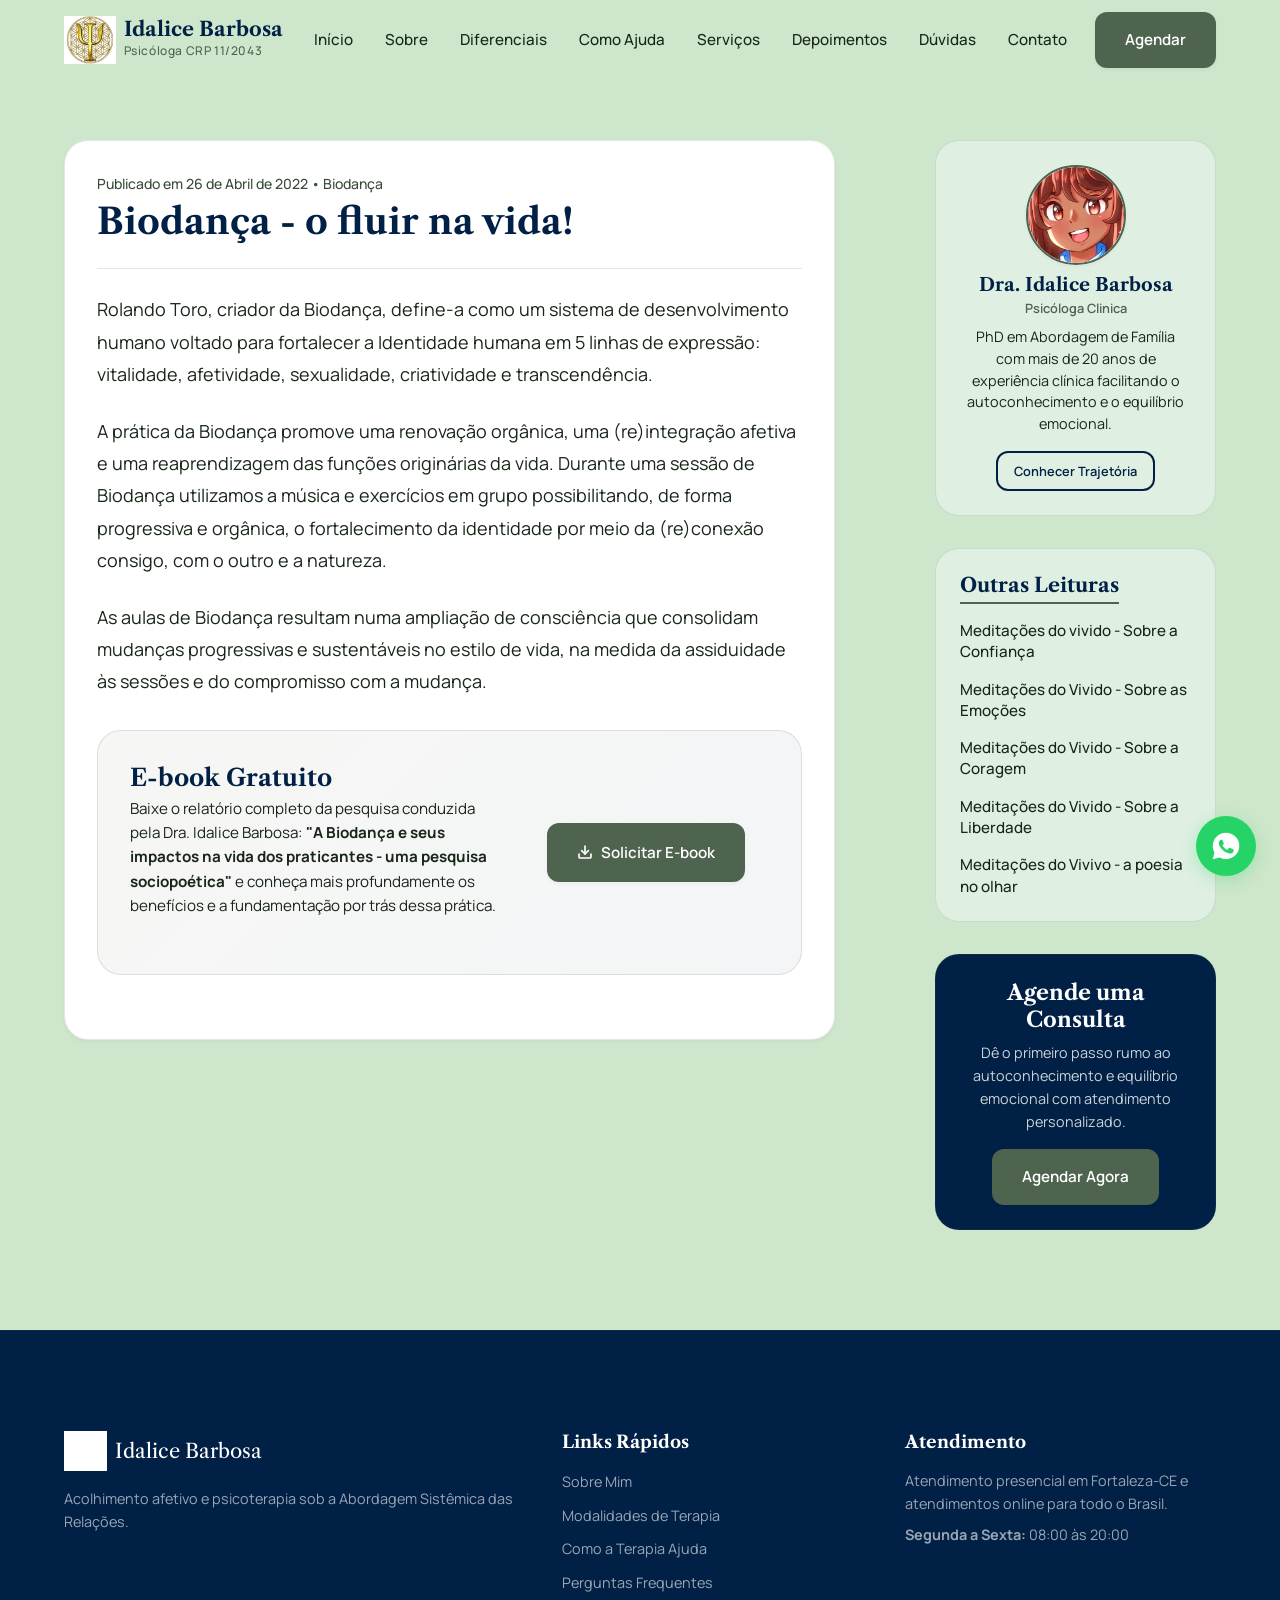
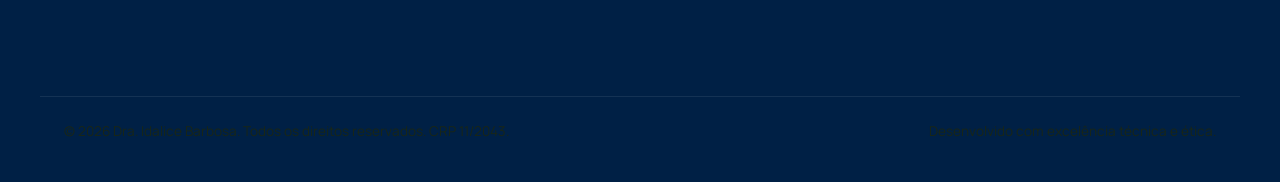
<file: artigos/biodanca.html>
<!DOCTYPE html>
<html lang="pt-BR">
<head>
  <meta charset="utf-8">
  <meta name="viewport" content="width=device-width, initial-scale=1.0">
  <meta http-equiv="X-UA-Compatible" content="IE=edge">
  
  <!-- SEO Meta Tags -->
  <title>Biodança - O Fluir na Vida! | Dra. Idalice Barbosa</title>
  <meta name="description" content="Entenda o que é a Biodança, seus pilares de desenvolvimento humano e os impactos da prática na qualidade de vida e saúde.">
  
  <!-- Favicon -->
  <link rel="icon" type="image/x-icon" href="../assets/images/logo.png">

  <!-- CSS Stylesheets -->
  <link rel="stylesheet" href="../css/style.css">
  <style>
    /* Specific styles for article page layout */
    .article-page {
      padding-top: 140px;
      padding-bottom: var(--space-2xl);
    }
    .article-container {
      display: grid;
      grid-template-columns: 1fr;
      gap: var(--space-2xl);
      align-items: start;
    }
    @media (min-width: 992px) {
      .article-container {
        grid-template-columns: 2.2fr 0.8fr;
      }
    }
    .article-body {
      background-color: var(--color-card-bg);
      border-radius: var(--radius-lg);
      padding: var(--space-xl);
      box-shadow: var(--shadow-sm);
      border: 1px solid var(--border-color);
    }
    .article-header {
      margin-bottom: var(--space-lg);
      border-bottom: 1px solid var(--border-color);
      padding-bottom: var(--space-md);
    }
    .article-meta {
      font-size: 0.875rem;
      color: var(--color-text-light);
      margin-bottom: var(--space-xs);
      font-weight: 500;
    }
    .article-title {
      font-size: 2.25rem;
      color: var(--color-primary);
      margin-bottom: var(--space-sm);
      line-height: 1.25;
    }
    .article-content {
      font-size: 1.125rem;
      line-height: 1.8;
      color: var(--color-text-medium);
    }
    .article-content p {
      margin-bottom: var(--space-lg);
    }
    
    /* Ebook Card CTA within article */
    .ebook-promo-card {
      background: linear-gradient(135deg, rgba(79, 98, 40, 0.05) 0%, rgba(25, 54, 105, 0.05) 100%);
      border: 1px solid rgba(79, 98, 40, 0.15);
      border-radius: var(--radius-lg);
      padding: var(--space-xl);
      margin: var(--space-xl) 0;
      display: grid;
      grid-template-columns: 1fr;
      gap: var(--space-lg);
      align-items: center;
    }
    @media (min-width: 768px) {
      .ebook-promo-card {
        grid-template-columns: 1.8fr 1.2fr;
      }
    }
    .ebook-promo-title {
      font-family: var(--font-heading);
      color: var(--color-primary);
      font-size: 1.5rem;
      margin-bottom: var(--space-xs);
    }
    .ebook-promo-desc {
      font-size: 0.95rem;
      color: var(--color-text-medium);
      line-height: 1.6;
    }
    
    /* Sidebar styles */
    .sidebar {
      display: flex;
      flex-direction: column;
      gap: var(--space-xl);
    }
    .sidebar-widget {
      background-color: var(--color-bg-secondary);
      border: 1px solid var(--border-color);
      border-radius: var(--radius-lg);
      padding: var(--space-lg);
    }
    .sidebar-widget-title {
      font-size: 1.25rem;
      color: var(--color-primary);
      margin-bottom: var(--space-md);
      border-bottom: 2px solid var(--color-accent);
      padding-bottom: 4px;
      display: inline-block;
    }
    .sidebar-profile {
      text-align: center;
    }
    .sidebar-profile-img {
      width: 100px;
      height: 100px;
      border-radius: var(--radius-full);
      object-fit: cover;
      margin: 0 auto var(--space-sm) auto;
      box-shadow: var(--shadow-sm);
      border: 2px solid var(--color-accent);
    }
    .sidebar-profile-name {
      font-family: var(--font-heading);
      font-size: 1.15rem;
      font-weight: 700;
      color: var(--color-primary);
      margin-bottom: 2px;
    }
    .sidebar-profile-title {
      font-size: 0.8rem;
      color: var(--color-accent);
      font-weight: 600;
      margin-bottom: var(--space-sm);
    }
    .sidebar-profile-desc {
      font-size: 0.9rem;
      line-height: 1.5;
      color: var(--color-text-medium);
      margin-bottom: var(--space-md);
    }
    .sidebar-list {
      list-style: none;
      display: flex;
      flex-direction: column;
      gap: var(--space-md);
    }
    .sidebar-list-item a {
      font-size: 0.95rem;
      font-weight: 500;
      color: var(--color-text-medium);
      display: block;
      line-height: 1.4;
    }
    .sidebar-list-item a:hover {
      color: var(--color-accent);
    }
    .sidebar-cta-widget {
      background: linear-gradient(135deg, var(--color-primary) 0%, var(--color-bg-dark) 100%);
      color: var(--color-text-white);
      text-align: center;
    }
    .sidebar-cta-widget h3 {
      color: var(--color-text-white);
      font-size: 1.35rem;
      margin-bottom: var(--space-sm);
    }
    .sidebar-cta-widget p {
      color: rgba(255, 255, 255, 0.8);
      font-size: 0.9rem;
      margin-bottom: var(--space-md);
    }
  </style>
</head>
<body>

  <!-- ==========================================================================
       HEADER & NAVIGATION
       ========================================================================== -->
  <header class="header header-scrolled">
    <div class="container header-container">
      <a href="../index.html#top" class="logo-link" aria-label="Voltar à página inicial">
        <img src="../assets/images/logo.png" alt="Logotipo Dra. Idalice Barbosa" class="logo-img">
        <div class="logo-text">
          <span class="logo-title">Idalice Barbosa</span>
          <span class="logo-subtitle">Psicóloga CRP 11/2043</span>
        </div>
      </a>

      <!-- Desktop Navigation Menu -->
      <nav class="nav-menu" aria-label="Menu principal">
        <a href="../index.html#top" class="nav-link">Início</a>
        <a href="../index.html#sobre" class="nav-link">Sobre</a>
        <a href="../index.html#diferenciais" class="nav-link">Diferenciais</a>
        <a href="../index.html#como-ajuda" class="nav-link">Como Ajuda</a>
        <a href="../index.html#servicos" class="nav-link">Serviços</a>
        <a href="../index.html#depoimentos" class="nav-link">Depoimentos</a>
        <a href="../index.html#faq" class="nav-link">Dúvidas</a>
        <a href="../index.html#contato" class="nav-link">Contato</a>
        <a href="#agendar" class="btn btn-accent open-modal-btn">Agendar</a>
      </nav>

      <!-- Mobile Hamburger Button -->
      <button class="burger-btn" aria-label="Abrir menu" aria-controls="mobile-navigation" aria-expanded="false">
        <span class="burger-line"></span>
        <span class="burger-line"></span>
        <span class="burger-line"></span>
      </button>
    </div>

    <!-- Mobile Navigation Drawer -->
    <nav class="mobile-nav" id="mobile-navigation" aria-label="Menu mobile">
      <a href="../index.html#top" class="mobile-nav-link">Início</a>
      <a href="../index.html#sobre" class="mobile-nav-link">Sobre</a>
      <a href="../index.html#diferenciais" class="mobile-nav-link">Diferenciais</a>
      <a href="../index.html#como-ajuda" class="mobile-nav-link">Como Ajuda</a>
      <a href="../index.html#servicos" class="mobile-nav-link">Serviços</a>
      <a href="../index.html#depoimentos" class="mobile-nav-link">Depoimentos</a>
      <a href="../index.html#faq" class="mobile-nav-link">Dúvidas</a>
      <a href="../index.html#contato" class="mobile-nav-link">Contato</a>
      <a href="#agendar" class="btn btn-accent open-modal-btn" style="margin-top: var(--space-md);">Agendar Consulta</a>
    </nav>
    <div class="mobile-nav-overlay" aria-hidden="true"></div>
  </header>

  <!-- ==========================================================================
       MAIN CONTENT - ARTICLE
       ========================================================================== -->
  <main class="article-page">
    <div class="container article-container">
      <!-- Article Body -->
      <article class="article-body">
        <div class="article-header">
          <div class="article-meta">Publicado em 26 de Abril de 2022 • Biodança</div>
          <h1 class="article-title">Biodança - o fluir na vida!</h1>
        </div>
        <div class="article-content">
          <p>Rolando Toro, criador da Biodança, define-a como um sistema de desenvolvimento humano voltado para fortalecer a Identidade humana em 5 linhas de expressão: vitalidade, afetividade, sexualidade, criatividade e transcendência.</p>
          <p>A prática da Biodança promove uma renovação orgânica, uma (re)integração afetiva e uma reaprendizagem das funções originárias da vida. Durante uma sessão de Biodança utilizamos a música e exercícios em grupo possibilitando, de forma progressiva e orgânica, o fortalecimento da identidade por meio da (re)conexão consigo, com o outro e a natureza.</p>
          <p>As aulas de Biodança resultam numa ampliação de consciência que consolidam mudanças progressivas e sustentáveis no estilo de vida, na medida da assiduidade às sessões e do compromisso com a mudança.</p>
          
          <div class="ebook-promo-card">
            <div>
              <h3 class="ebook-promo-title">E-book Gratuito</h3>
              <p class="ebook-promo-desc">Baixe o relatório completo da pesquisa conduzida pela Dra. Idalice Barbosa: <strong>"A Biodança e seus impactos na vida dos praticantes - uma pesquisa sociopoética"</strong> e conheça mais profundamente os benefícios e a fundamentação por trás dessa prática.</p>
            </div>
            <div style="text-align: center;">
              <a href="https://wa.me/558599381776?text=Olá%20Dra.%20Idalice!%20Gostaria%20de%20receber%20o%20e-book%20da%20sua%20pesquisa%20sobre%20Biodança%20e%20seus%20impactos." target="_blank" rel="noopener noreferrer" class="btn btn-accent" style="display: inline-flex; align-items: center; justify-content: center; gap: 8px;">
                <svg xmlns="http://www.w3.org/2000/svg" width="16" height="16" viewBox="0 0 24 24" fill="none" stroke="currentColor" stroke-width="2.5" stroke-linecap="round" stroke-linejoin="round"><path d="M21 15v4a2 2 0 0 1-2 2H5a2 2 0 0 1-2-2v-4"></path><polyline points="7 10 12 15 17 10"></polyline><line x1="12" y1="15" x2="12" y2="3"></line></svg>
                Solicitar E-book
              </a>
            </div>
          </div>
        </div>
      </article>

      <!-- Sidebar -->
      <aside class="sidebar">
        <!-- Profile Widget -->
        <div class="sidebar-widget sidebar-profile">
          <img src="../assets/images/about_profile.jpg" alt="Dra. Idalice Barbosa" class="sidebar-profile-img">
          <h4 class="sidebar-profile-name">Dra. Idalice Barbosa</h4>
          <div class="sidebar-profile-title">Psicóloga Clinica</div>
          <p class="sidebar-profile-desc">PhD em Abordagem de Família com mais de 20 anos de experiência clínica facilitando o autoconhecimento e o equilíbrio emocional.</p>
          <a href="../index.html#sobre" class="btn btn-secondary" style="font-size: 0.8rem; padding: 0.5rem 1rem; min-height: auto;">Conhecer Trajetória</a>
        </div>

        <!-- Read More Widget -->
        <div class="sidebar-widget">
          <h4 class="sidebar-widget-title">Outras Leituras</h4>
          <ul class="sidebar-list">
            <li class="sidebar-list-item"><a href="confianca.html">Meditações do vivido - Sobre a Confiança</a></li>
            <li class="sidebar-list-item"><a href="emocoes.html">Meditações do Vivido - Sobre as Emoções</a></li>
            <li class="sidebar-list-item"><a href="coragem.html">Meditações do Vivido - Sobre a Coragem</a></li>
            <li class="sidebar-list-item"><a href="liberdade.html">Meditações do Vivido - Sobre a Liberdade</a></li>
            <li class="sidebar-list-item"><a href="poesia.html">Meditações do Vivivo - a poesia no olhar</a></li>
          </ul>
        </div>

        <!-- CTA Widget -->
        <div class="sidebar-widget sidebar-cta-widget">
          <h3>Agende uma Consulta</h3>
          <p>Dê o primeiro passo rumo ao autoconhecimento e equilíbrio emocional com atendimento personalizado.</p>
          <a href="#agendar" class="btn btn-accent open-modal-btn">Agendar Agora</a>
        </div>
      </aside>
    </div>
  </main>

  <!-- ==========================================================================
       FOOTER (RODAPÉ)
       ========================================================================== -->
  <footer class="footer">
    <div class="container footer-grid">
      <div class="footer-brand">
        <div class="footer-logo">
          <img src="../assets/images/logo.png" alt="Logo Dra. Idalice Barbosa" class="footer-logo-img">
          <span class="footer-logo-title">Idalice Barbosa</span>
        </div>
        <p style="color: rgba(255, 255, 255, 0.6); font-size: 0.9rem; margin-top: 8px;">Acolhimento afetivo e psicoterapia sob a Abordagem Sistêmica das Relações.</p>
      </div>

      <div>
        <h3 class="footer-links-title">Links Rápidos</h3>
        <ul class="footer-links-list">
          <li><a href="../index.html#sobre" class="footer-link">Sobre Mim</a></li>
          <li><a href="../index.html#servicos" class="footer-link">Modalidades de Terapia</a></li>
          <li><a href="../index.html#como-ajuda" class="footer-link">Como a Terapia Ajuda</a></li>
          <li><a href="../index.html#faq" class="footer-link">Perguntas Frequentes</a></li>
        </ul>
      </div>

      <div>
        <h3 class="footer-links-title">Atendimento</h3>
        <p style="color: rgba(255, 255, 255, 0.6); font-size: 0.9rem; margin-bottom: 8px;">Atendimento presencial em Fortaleza-CE e atendimentos online para todo o Brasil.</p>
        <p style="color: rgba(255, 255, 255, 0.6); font-size: 0.9rem;"><strong>Segunda a Sexta:</strong> 08:00 às 20:00</p>
      </div>
    </div>

    <div class="container footer-bottom">
      <p>&copy; 2026 Dra. Idalice Barbosa. Todos os direitos reservados. CRP 11/2043.</p>
      <p>Desenvolvido com excelência técnica e ética.</p>
    </div>
  </footer>

  <!-- ==========================================================================
       FLOATING WHATSAPP BUTTON
       ========================================================================== -->
  <a href="https://wa.me/558599381776" class="whatsapp-float" target="_blank" rel="noopener noreferrer" aria-label="Falar conosco no WhatsApp">
    <svg class="whatsapp-float-icon" viewBox="0 0 24 24" fill="currentColor">
      <path d="M12.012 2c-5.506 0-9.989 4.478-9.99 9.984a9.96 9.96 0 001.333 4.993L2 22l5.233-1.371a9.936 9.936 0 004.777 1.223h.005c5.505 0 9.99-4.478 9.99-9.984 0-2.669-1.038-5.176-2.924-7.062C17.195 3.018 14.685 2 12.012 2zm5.799 14.186c-.255.72-1.487 1.41-2.037 1.484-.5.068-1.147.126-3.328-.731-2.791-1.099-4.59-3.955-4.73-4.143-.14-.188-1.127-1.499-1.127-2.859 0-1.36.707-2.029.962-2.302.254-.274.554-.342.738-.342.185 0 .37.001.53.009.168.008.397-.033.62.512.228.557.78 1.901.848 2.037.067.137.112.296.022.478-.09.182-.136.296-.272.455-.136.159-.286.356-.408.478-.137.137-.28.285-.12.56.16.274.707 1.164 1.516 1.884.64.57 1.184.945 1.488 1.082.304.137.48.114.661-.09.182-.205.78-.91.988-1.22.208-.31.416-.25.702-.148.286.103 1.815.856 2.127 1.01.312.155.52.229.596.36.076.13.076.755-.179 1.474z"/>
    </svg>
  </a>

  <!-- ==========================================================================
       APPOINTMENT MODAL FORM
       ========================================================================== -->
  <div class="modal" id="appointment-modal" aria-hidden="true" role="dialog" aria-labelledby="modal-title">
    <div class="modal-content">
      <div class="modal-header">
        <h3 id="modal-title">Solicitar Agendamento</h3>
        <button class="modal-close-btn" aria-label="Fechar modal">
          <svg xmlns="http://www.w3.org/2000/svg" width="24" height="24" viewBox="0 0 24 24" fill="none" stroke="currentColor" stroke-width="2" stroke-linecap="round" stroke-linejoin="round"><line x1="18" y1="6" x2="6" y2="18"></line><line x1="6" y1="6" x2="18" y2="18"></line></svg>
        </button>
      </div>
      <div class="modal-body">
        <form class="modal-form">
          <div class="form-group">
            <label for="form-name" class="form-label">Seu Nome Completo *</label>
            <input type="text" id="form-name" class="form-control" required placeholder="Digite seu nome completo">
          </div>
          <div class="form-group">
            <label for="form-phone" class="form-label">Seu Telefone / WhatsApp *</label>
            <input type="tel" id="form-phone" class="form-control" required placeholder="(85) 99999-9999">
          </div>
          <div class="form-group">
            <label for="form-service" class="form-label">Serviço de Interesse *</label>
            <select id="form-service" class="form-control" required>
              <option value="" disabled selected>Selecione um serviço</option>
              <option value="Psicoterapia Individual">Psicoterapia Individual (Presencial ou Online)</option>
              <option value="Conflito Familiar em foco">Conflito Familiar em foco</option>
              <option value="Dúvidas gerais">Outros serviços / Dúvidas</option>
            </select>
          </div>
          <div class="form-group">
            <label for="form-message" class="form-label">Mensagem ou Observação</label>
            <textarea id="form-message" class="form-control" rows="4" placeholder="Ex: Gostaria de atendimento online no turno da noite..."></textarea>
          </div>
          <button type="submit" class="btn btn-primary" style="width: 100%; justify-content: center; margin-top: var(--space-md);">
            Enviar Solicitação por WhatsApp
          </button>
        </form>
      </div>
    </div>
  </div>

  <!-- JavaScript Scripts -->
  <script src="../js/main.js"></script>
</body>
</html>
</file>
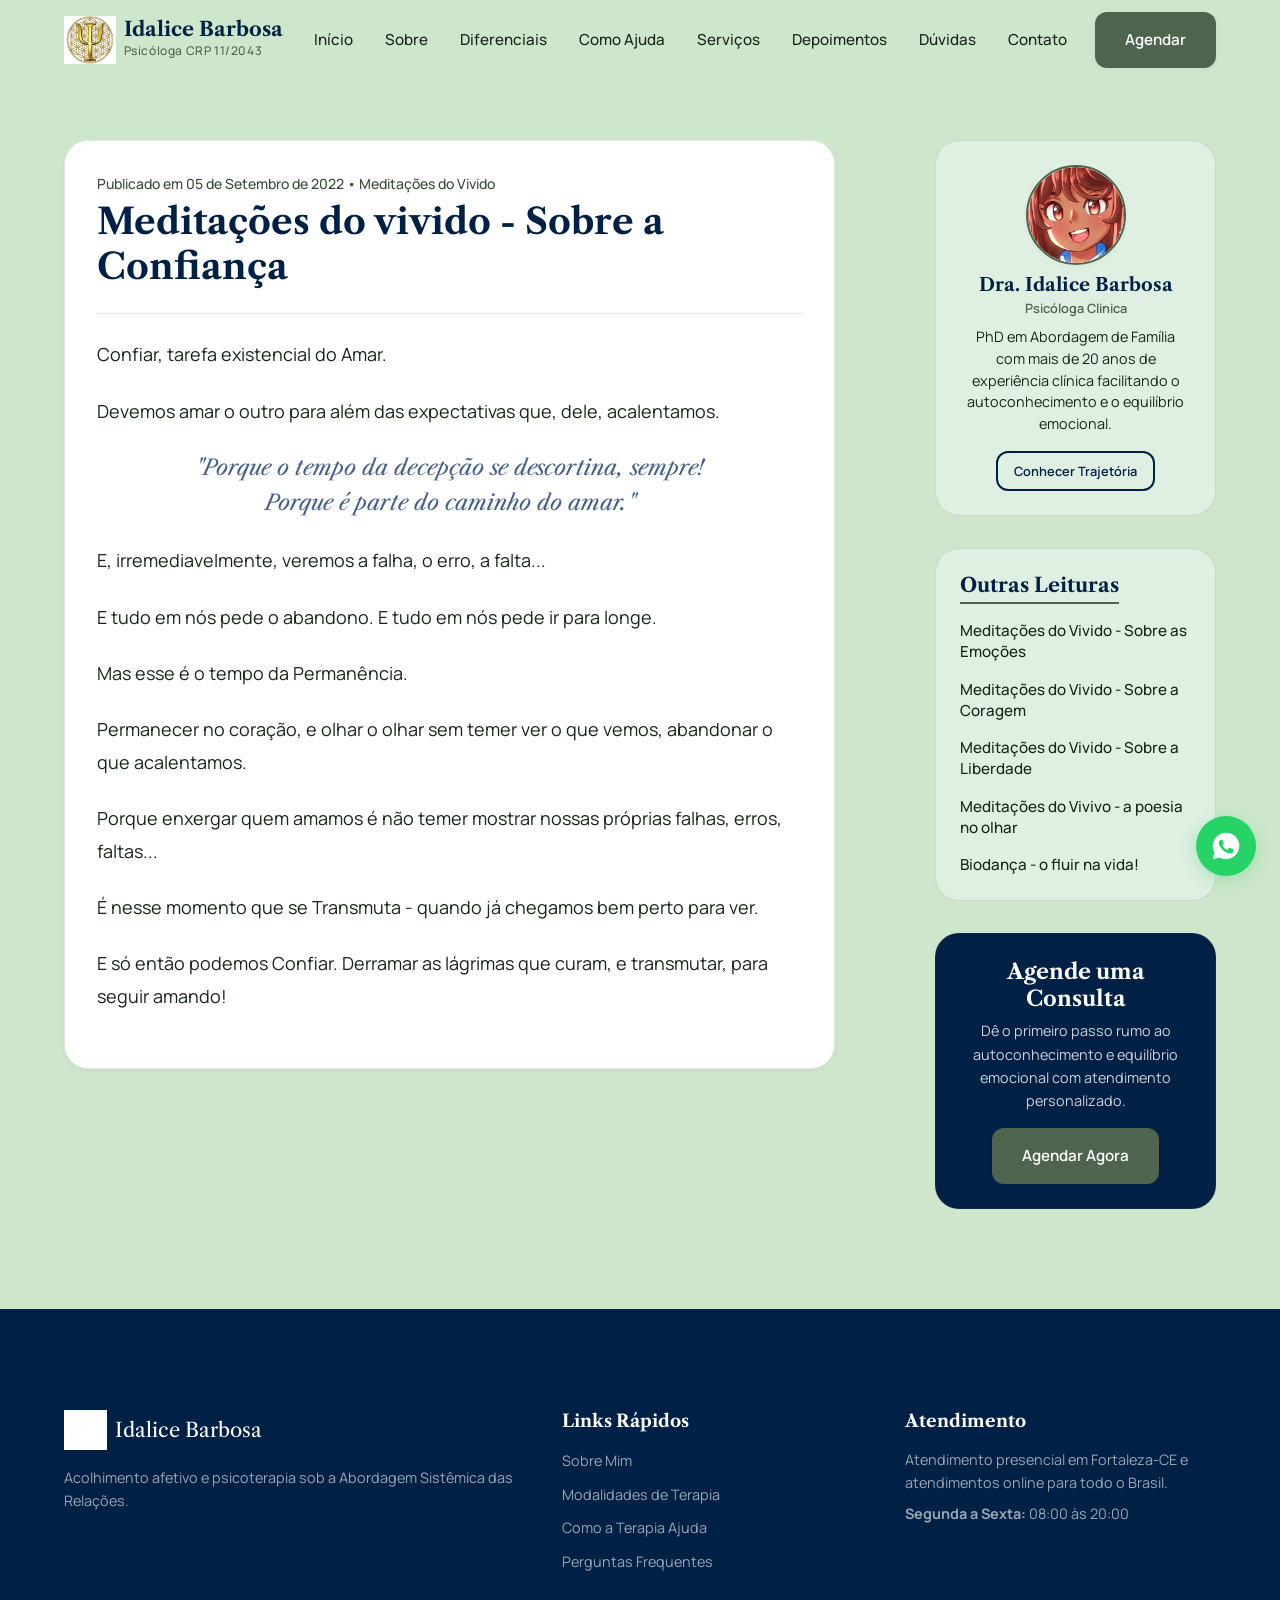
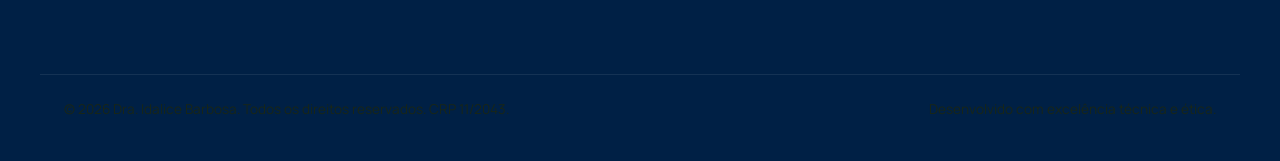
<file: artigos/confianca.html>
<!DOCTYPE html>
<html lang="pt-BR">
<head>
  <meta charset="utf-8">
  <meta name="viewport" content="width=device-width, initial-scale=1.0">
  <meta http-equiv="X-UA-Compatible" content="IE=edge">
  
  <!-- SEO Meta Tags -->
  <title>Meditações do vivido - Sobre a Confiança | Dra. Idalice Barbosa</title>
  <meta name="description" content="Confiar, tarefa existencial do Amar. Uma reflexão sobre relacionamentos, expectativas e a transmutação do amar por Dra. Idalice Barbosa.">
  
  <!-- Favicon -->
  <link rel="icon" type="image/x-icon" href="../assets/images/logo.png">

  <!-- CSS Stylesheets -->
  <link rel="stylesheet" href="../css/style.css">
  <style>
    /* Specific styles for article page layout */
    .article-page {
      padding-top: 140px;
      padding-bottom: var(--space-2xl);
    }
    .article-container {
      display: grid;
      grid-template-columns: 1fr;
      gap: var(--space-2xl);
      align-items: start;
    }
    @media (min-width: 992px) {
      .article-container {
        grid-template-columns: 2.2fr 0.8fr;
      }
    }
    .article-body {
      background-color: var(--color-card-bg);
      border-radius: var(--radius-lg);
      padding: var(--space-xl);
      box-shadow: var(--shadow-sm);
      border: 1px solid var(--border-color);
    }
    .article-header {
      margin-bottom: var(--space-lg);
      border-bottom: 1px solid var(--border-color);
      padding-bottom: var(--space-md);
    }
    .article-meta {
      font-size: 0.875rem;
      color: var(--color-text-light);
      margin-bottom: var(--space-xs);
      font-weight: 500;
    }
    .article-title {
      font-size: 2.25rem;
      color: var(--color-primary);
      margin-bottom: var(--space-sm);
      line-height: 1.25;
    }
    .article-content {
      font-size: 1.125rem;
      line-height: 1.8;
      color: var(--color-text-medium);
    }
    .article-content p {
      margin-bottom: var(--space-lg);
    }
    .article-verse {
      font-family: var(--font-heading);
      font-size: 1.35rem;
      font-style: italic;
      color: var(--color-primary-medium);
      text-align: center;
      margin: var(--space-lg) 0;
      line-height: 1.6;
    }
    
    /* Sidebar styles */
    .sidebar {
      display: flex;
      flex-direction: column;
      gap: var(--space-xl);
    }
    .sidebar-widget {
      background-color: var(--color-bg-secondary);
      border: 1px solid var(--border-color);
      border-radius: var(--radius-lg);
      padding: var(--space-lg);
    }
    .sidebar-widget-title {
      font-size: 1.25rem;
      color: var(--color-primary);
      margin-bottom: var(--space-md);
      border-bottom: 2px solid var(--color-accent);
      padding-bottom: 4px;
      display: inline-block;
    }
    .sidebar-profile {
      text-align: center;
    }
    .sidebar-profile-img {
      width: 100px;
      height: 100px;
      border-radius: var(--radius-full);
      object-fit: cover;
      margin: 0 auto var(--space-sm) auto;
      box-shadow: var(--shadow-sm);
      border: 2px solid var(--color-accent);
    }
    .sidebar-profile-name {
      font-family: var(--font-heading);
      font-size: 1.15rem;
      font-weight: 700;
      color: var(--color-primary);
      margin-bottom: 2px;
    }
    .sidebar-profile-title {
      font-size: 0.8rem;
      color: var(--color-accent);
      font-weight: 600;
      margin-bottom: var(--space-sm);
    }
    .sidebar-profile-desc {
      font-size: 0.9rem;
      line-height: 1.5;
      color: var(--color-text-medium);
      margin-bottom: var(--space-md);
    }
    .sidebar-list {
      list-style: none;
      display: flex;
      flex-direction: column;
      gap: var(--space-md);
    }
    .sidebar-list-item a {
      font-size: 0.95rem;
      font-weight: 500;
      color: var(--color-text-medium);
      display: block;
      line-height: 1.4;
    }
    .sidebar-list-item a:hover {
      color: var(--color-accent);
    }
    .sidebar-cta-widget {
      background: linear-gradient(135deg, var(--color-primary) 0%, var(--color-bg-dark) 100%);
      color: var(--color-text-white);
      text-align: center;
    }
    .sidebar-cta-widget h3 {
      color: var(--color-text-white);
      font-size: 1.35rem;
      margin-bottom: var(--space-sm);
    }
    .sidebar-cta-widget p {
      color: rgba(255, 255, 255, 0.8);
      font-size: 0.9rem;
      margin-bottom: var(--space-md);
    }
  </style>
</head>
<body>

  <!-- ==========================================================================
       HEADER & NAVIGATION
       ========================================================================== -->
  <header class="header header-scrolled">
    <div class="container header-container">
      <a href="../index.html#top" class="logo-link" aria-label="Voltar à página inicial">
        <img src="../assets/images/logo.png" alt="Logotipo Dra. Idalice Barbosa" class="logo-img">
        <div class="logo-text">
          <span class="logo-title">Idalice Barbosa</span>
          <span class="logo-subtitle">Psicóloga CRP 11/2043</span>
        </div>
      </a>

      <!-- Desktop Navigation Menu -->
      <nav class="nav-menu" aria-label="Menu principal">
        <a href="../index.html#top" class="nav-link">Início</a>
        <a href="../index.html#sobre" class="nav-link">Sobre</a>
        <a href="../index.html#diferenciais" class="nav-link">Diferenciais</a>
        <a href="../index.html#como-ajuda" class="nav-link">Como Ajuda</a>
        <a href="../index.html#servicos" class="nav-link">Serviços</a>
        <a href="../index.html#depoimentos" class="nav-link">Depoimentos</a>
        <a href="../index.html#faq" class="nav-link">Dúvidas</a>
        <a href="../index.html#contato" class="nav-link">Contato</a>
        <a href="#agendar" class="btn btn-accent open-modal-btn">Agendar</a>
      </nav>

      <!-- Mobile Hamburger Button -->
      <button class="burger-btn" aria-label="Abrir menu" aria-controls="mobile-navigation" aria-expanded="false">
        <span class="burger-line"></span>
        <span class="burger-line"></span>
        <span class="burger-line"></span>
      </button>
    </div>

    <!-- Mobile Navigation Drawer -->
    <nav class="mobile-nav" id="mobile-navigation" aria-label="Menu mobile">
      <a href="../index.html#top" class="mobile-nav-link">Início</a>
      <a href="../index.html#sobre" class="mobile-nav-link">Sobre</a>
      <a href="../index.html#diferenciais" class="mobile-nav-link">Diferenciais</a>
      <a href="../index.html#como-ajuda" class="mobile-nav-link">Como Ajuda</a>
      <a href="../index.html#servicos" class="mobile-nav-link">Serviços</a>
      <a href="../index.html#depoimentos" class="mobile-nav-link">Depoimentos</a>
      <a href="../index.html#faq" class="mobile-nav-link">Dúvidas</a>
      <a href="../index.html#contato" class="mobile-nav-link">Contato</a>
      <a href="#agendar" class="btn btn-accent open-modal-btn" style="margin-top: var(--space-md);">Agendar Consulta</a>
    </nav>
    <div class="mobile-nav-overlay" aria-hidden="true"></div>
  </header>

  <!-- ==========================================================================
       MAIN CONTENT - ARTICLE
       ========================================================================== -->
  <main class="article-page">
    <div class="container article-container">
      <!-- Article Body -->
      <article class="article-body">
        <div class="article-header">
          <div class="article-meta">Publicado em 05 de Setembro de 2022 • Meditações do Vivido</div>
          <h1 class="article-title">Meditações do vivido - Sobre a Confiança</h1>
        </div>
        <div class="article-content">
          <p>Confiar, tarefa existencial do Amar.</p>
          <p>Devemos amar o outro para além das expectativas que, dele, acalentamos.</p>
          <div class="article-verse">
            "Porque o tempo da decepção se descortina, sempre!<br>
            Porque é parte do caminho do amar."
          </div>
          <p>E, irremediavelmente, veremos a falha, o erro, a falta...</p>
          <p>E tudo em nós pede o abandono. E tudo em nós pede ir para longe.</p>
          <p>Mas esse é o tempo da Permanência.</p>
          <p>Permanecer no coração, e olhar o olhar sem temer ver o que vemos, abandonar o que acalentamos.</p>
          <p>Porque enxergar quem amamos é não temer mostrar nossas próprias falhas, erros, faltas...</p>
          <p>É nesse momento que se Transmuta - quando já chegamos bem perto para ver.</p>
          <p>E só então podemos Confiar. Derramar as lágrimas que curam, e transmutar, para seguir amando!</p>
        </div>
      </article>

      <!-- Sidebar -->
      <aside class="sidebar">
        <!-- Profile Widget -->
        <div class="sidebar-widget sidebar-profile">
          <img src="../assets/images/about_profile.jpg" alt="Dra. Idalice Barbosa" class="sidebar-profile-img">
          <h4 class="sidebar-profile-name">Dra. Idalice Barbosa</h4>
          <div class="sidebar-profile-title">Psicóloga Clinica</div>
          <p class="sidebar-profile-desc">PhD em Abordagem de Família com mais de 20 anos de experiência clínica facilitando o autoconhecimento e o equilíbrio emocional.</p>
          <a href="../index.html#sobre" class="btn btn-secondary" style="font-size: 0.8rem; padding: 0.5rem 1rem; min-height: auto;">Conhecer Trajetória</a>
        </div>

        <!-- Read More Widget -->
        <div class="sidebar-widget">
          <h4 class="sidebar-widget-title">Outras Leituras</h4>
          <ul class="sidebar-list">
            <li class="sidebar-list-item"><a href="emocoes.html">Meditações do Vivido - Sobre as Emoções</a></li>
            <li class="sidebar-list-item"><a href="coragem.html">Meditações do Vivido - Sobre a Coragem</a></li>
            <li class="sidebar-list-item"><a href="liberdade.html">Meditações do Vivido - Sobre a Liberdade</a></li>
            <li class="sidebar-list-item"><a href="poesia.html">Meditações do Vivivo - a poesia no olhar</a></li>
            <li class="sidebar-list-item"><a href="biodanca.html">Biodança - o fluir na vida!</a></li>
          </ul>
        </div>

        <!-- CTA Widget -->
        <div class="sidebar-widget sidebar-cta-widget">
          <h3>Agende uma Consulta</h3>
          <p>Dê o primeiro passo rumo ao autoconhecimento e equilíbrio emocional com atendimento personalizado.</p>
          <a href="#agendar" class="btn btn-accent open-modal-btn">Agendar Agora</a>
        </div>
      </aside>
    </div>
  </main>

  <!-- ==========================================================================
       FOOTER (RODAPÉ)
       ========================================================================== -->
  <footer class="footer">
    <div class="container footer-grid">
      <div class="footer-brand">
        <div class="footer-logo">
          <img src="../assets/images/logo.png" alt="Logo Dra. Idalice Barbosa" class="footer-logo-img">
          <span class="footer-logo-title">Idalice Barbosa</span>
        </div>
        <p style="color: rgba(255, 255, 255, 0.6); font-size: 0.9rem; margin-top: 8px;">Acolhimento afetivo e psicoterapia sob a Abordagem Sistêmica das Relações.</p>
      </div>

      <div>
        <h3 class="footer-links-title">Links Rápidos</h3>
        <ul class="footer-links-list">
          <li><a href="../index.html#sobre" class="footer-link">Sobre Mim</a></li>
          <li><a href="../index.html#servicos" class="footer-link">Modalidades de Terapia</a></li>
          <li><a href="../index.html#como-ajuda" class="footer-link">Como a Terapia Ajuda</a></li>
          <li><a href="../index.html#faq" class="footer-link">Perguntas Frequentes</a></li>
        </ul>
      </div>

      <div>
        <h3 class="footer-links-title">Atendimento</h3>
        <p style="color: rgba(255, 255, 255, 0.6); font-size: 0.9rem; margin-bottom: 8px;">Atendimento presencial em Fortaleza-CE e atendimentos online para todo o Brasil.</p>
        <p style="color: rgba(255, 255, 255, 0.6); font-size: 0.9rem;"><strong>Segunda a Sexta:</strong> 08:00 às 20:00</p>
      </div>
    </div>

    <div class="container footer-bottom">
      <p>&copy; 2026 Dra. Idalice Barbosa. Todos os direitos reservados. CRP 11/2043.</p>
      <p>Desenvolvido com excelência técnica e ética.</p>
    </div>
  </footer>

  <!-- ==========================================================================
       FLOATING WHATSAPP BUTTON
       ========================================================================== -->
  <a href="https://wa.me/558599381776" class="whatsapp-float" target="_blank" rel="noopener noreferrer" aria-label="Falar conosco no WhatsApp">
    <svg class="whatsapp-float-icon" viewBox="0 0 24 24" fill="currentColor">
      <path d="M12.012 2c-5.506 0-9.989 4.478-9.99 9.984a9.96 9.96 0 001.333 4.993L2 22l5.233-1.371a9.936 9.936 0 004.777 1.223h.005c5.505 0 9.99-4.478 9.99-9.984 0-2.669-1.038-5.176-2.924-7.062C17.195 3.018 14.685 2 12.012 2zm5.799 14.186c-.255.72-1.487 1.41-2.037 1.484-.5.068-1.147.126-3.328-.731-2.791-1.099-4.59-3.955-4.73-4.143-.14-.188-1.127-1.499-1.127-2.859 0-1.36.707-2.029.962-2.302.254-.274.554-.342.738-.342.185 0 .37.001.53.009.168.008.397-.033.62.512.228.557.78 1.901.848 2.037.067.137.112.296.022.478-.09.182-.136.296-.272.455-.136.159-.286.356-.408.478-.137.137-.28.285-.12.56.16.274.707 1.164 1.516 1.884.64.57 1.184.945 1.488 1.082.304.137.48.114.661-.09.182-.205.78-.91.988-1.22.208-.31.416-.25.702-.148.286.103 1.815.856 2.127 1.01.312.155.52.229.596.36.076.13.076.755-.179 1.474z"/>
    </svg>
  </a>

  <!-- ==========================================================================
       APPOINTMENT MODAL FORM
       ========================================================================== -->
  <div class="modal" id="appointment-modal" aria-hidden="true" role="dialog" aria-labelledby="modal-title">
    <div class="modal-content">
      <div class="modal-header">
        <h3 id="modal-title">Solicitar Agendamento</h3>
        <button class="modal-close-btn" aria-label="Fechar modal">
          <svg xmlns="http://www.w3.org/2000/svg" width="24" height="24" viewBox="0 0 24 24" fill="none" stroke="currentColor" stroke-width="2" stroke-linecap="round" stroke-linejoin="round"><line x1="18" y1="6" x2="6" y2="18"></line><line x1="6" y1="6" x2="18" y2="18"></line></svg>
        </button>
      </div>
      <div class="modal-body">
        <form class="modal-form">
          <div class="form-group">
            <label for="form-name" class="form-label">Seu Nome Completo *</label>
            <input type="text" id="form-name" class="form-control" required placeholder="Digite seu nome completo">
          </div>
          <div class="form-group">
            <label for="form-phone" class="form-label">Seu Telefone / WhatsApp *</label>
            <input type="tel" id="form-phone" class="form-control" required placeholder="(85) 99999-9999">
          </div>
          <div class="form-group">
            <label for="form-service" class="form-label">Serviço de Interesse *</label>
            <select id="form-service" class="form-control" required>
              <option value="" disabled selected>Selecione um serviço</option>
              <option value="Psicoterapia Individual">Psicoterapia Individual (Presencial ou Online)</option>
              <option value="Conflito Familiar em foco">Conflito Familiar em foco</option>
              <option value="Dúvidas gerais">Outros serviços / Dúvidas</option>
            </select>
          </div>
          <div class="form-group">
            <label for="form-message" class="form-label">Mensagem ou Observação</label>
            <textarea id="form-message" class="form-control" rows="4" placeholder="Ex: Gostaria de atendimento online no turno da noite..."></textarea>
          </div>
          <button type="submit" class="btn btn-primary" style="width: 100%; justify-content: center; margin-top: var(--space-md);">
            Enviar Solicitação por WhatsApp
          </button>
        </form>
      </div>
    </div>
  </div>

  <!-- JavaScript Scripts -->
  <script src="../js/main.js"></script>
</body>
</html>
</file>
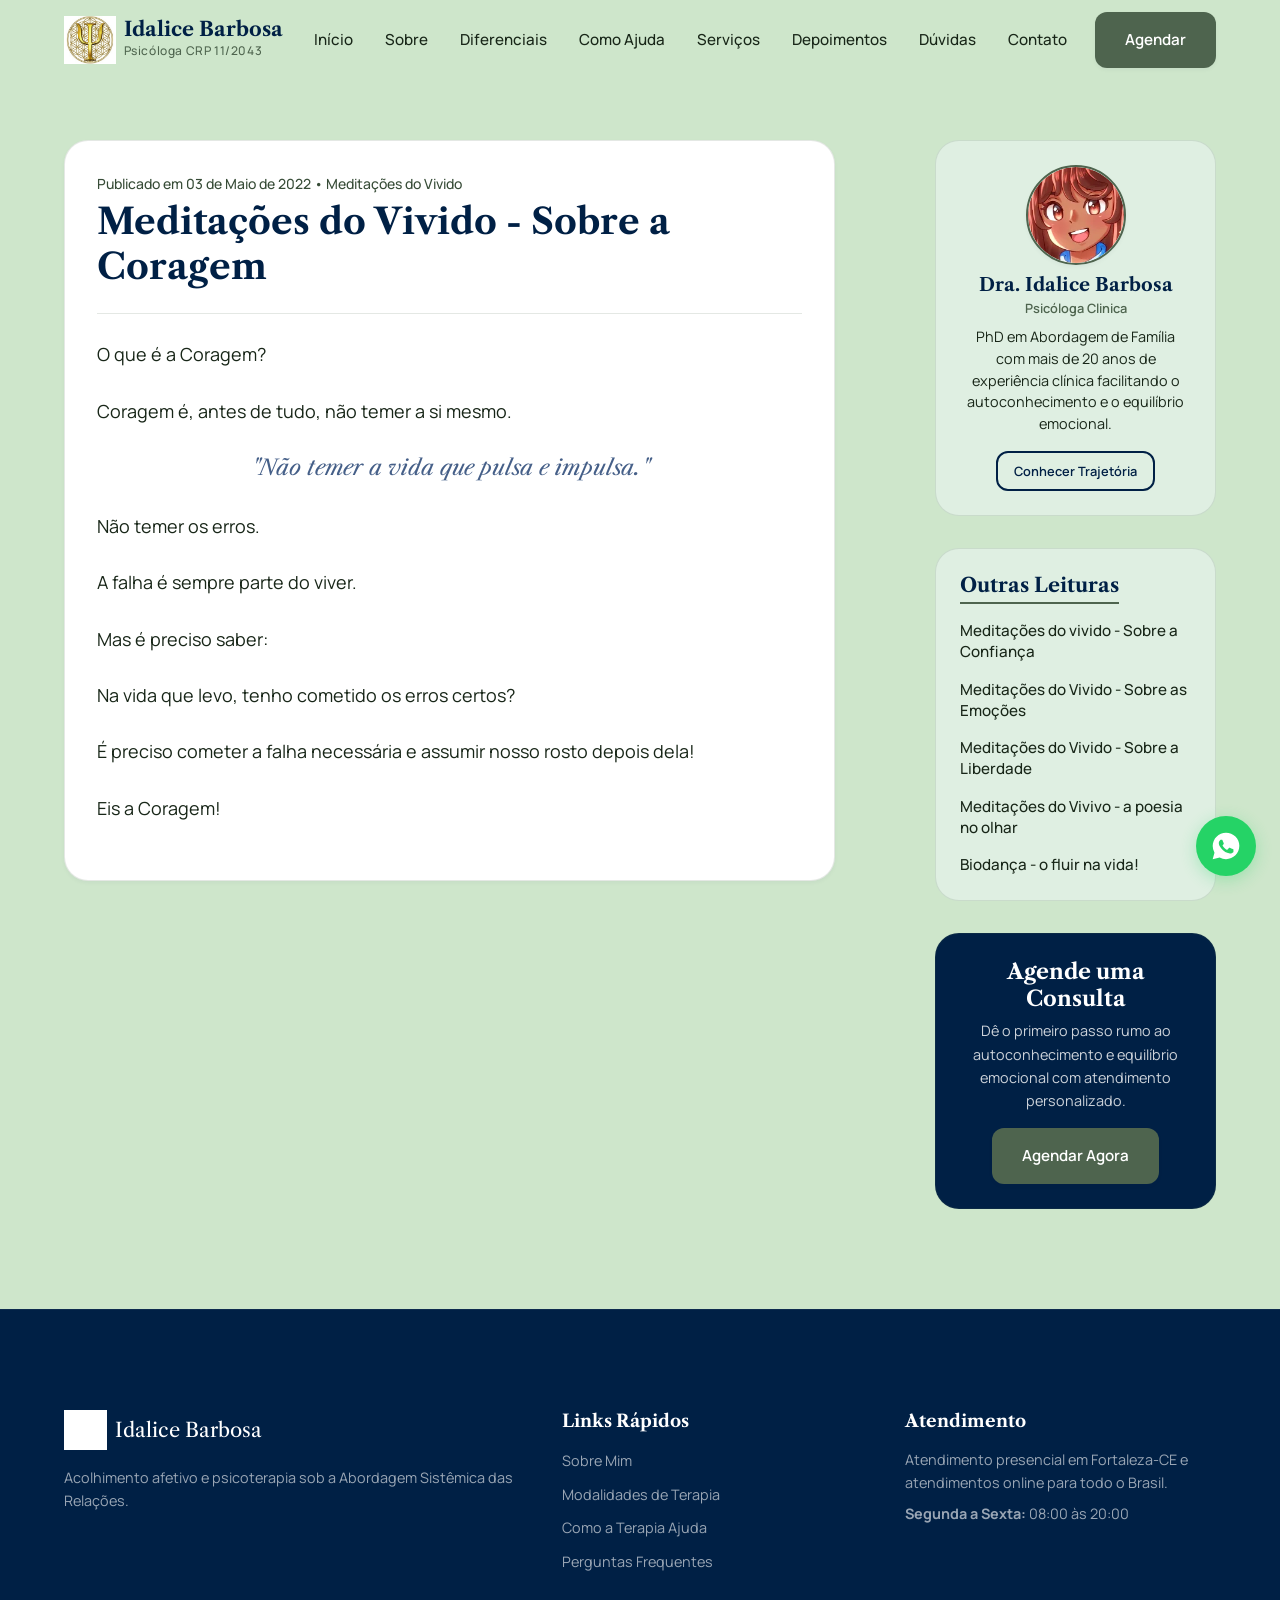
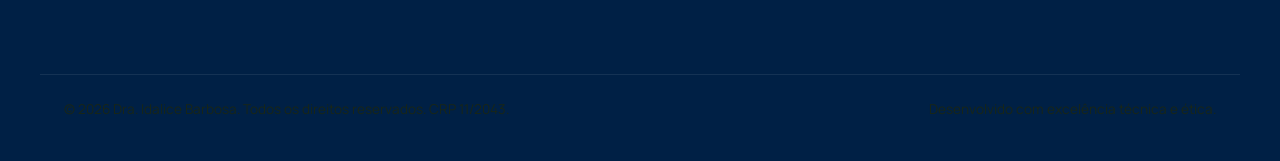
<file: artigos/coragem.html>
<!DOCTYPE html>
<html lang="pt-BR">
<head>
  <meta charset="utf-8">
  <meta name="viewport" content="width=device-width, initial-scale=1.0">
  <meta http-equiv="X-UA-Compatible" content="IE=edge">
  
  <!-- SEO Meta Tags -->
  <title>Meditações do Vivido - Sobre a Coragem | Dra. Idalice Barbosa</title>
  <meta name="description" content="O que é a Coragem? Não temer a si mesmo ou os erros. Uma reflexão por Dra. Idalice Barbosa.">
  
  <!-- Favicon -->
  <link rel="icon" type="image/x-icon" href="../assets/images/logo.png">

  <!-- CSS Stylesheets -->
  <link rel="stylesheet" href="../css/style.css">
  <style>
    /* Specific styles for article page layout */
    .article-page {
      padding-top: 140px;
      padding-bottom: var(--space-2xl);
    }
    .article-container {
      display: grid;
      grid-template-columns: 1fr;
      gap: var(--space-2xl);
      align-items: start;
    }
    @media (min-width: 992px) {
      .article-container {
        grid-template-columns: 2.2fr 0.8fr;
      }
    }
    .article-body {
      background-color: var(--color-card-bg);
      border-radius: var(--radius-lg);
      padding: var(--space-xl);
      box-shadow: var(--shadow-sm);
      border: 1px solid var(--border-color);
    }
    .article-header {
      margin-bottom: var(--space-lg);
      border-bottom: 1px solid var(--border-color);
      padding-bottom: var(--space-md);
    }
    .article-meta {
      font-size: 0.875rem;
      color: var(--color-text-light);
      margin-bottom: var(--space-xs);
      font-weight: 500;
    }
    .article-title {
      font-size: 2.25rem;
      color: var(--color-primary);
      margin-bottom: var(--space-sm);
      line-height: 1.25;
    }
    .article-content {
      font-size: 1.125rem;
      line-height: 1.8;
      color: var(--color-text-medium);
    }
    .article-content p {
      margin-bottom: var(--space-lg);
    }
    .article-verse {
      font-family: var(--font-heading);
      font-size: 1.35rem;
      font-style: italic;
      color: var(--color-primary-medium);
      text-align: center;
      margin: var(--space-lg) 0;
      line-height: 1.6;
    }
    
    /* Sidebar styles */
    .sidebar {
      display: flex;
      flex-direction: column;
      gap: var(--space-xl);
    }
    .sidebar-widget {
      background-color: var(--color-bg-secondary);
      border: 1px solid var(--border-color);
      border-radius: var(--radius-lg);
      padding: var(--space-lg);
    }
    .sidebar-widget-title {
      font-size: 1.25rem;
      color: var(--color-primary);
      margin-bottom: var(--space-md);
      border-bottom: 2px solid var(--color-accent);
      padding-bottom: 4px;
      display: inline-block;
    }
    .sidebar-profile {
      text-align: center;
    }
    .sidebar-profile-img {
      width: 100px;
      height: 100px;
      border-radius: var(--radius-full);
      object-fit: cover;
      margin: 0 auto var(--space-sm) auto;
      box-shadow: var(--shadow-sm);
      border: 2px solid var(--color-accent);
    }
    .sidebar-profile-name {
      font-family: var(--font-heading);
      font-size: 1.15rem;
      font-weight: 700;
      color: var(--color-primary);
      margin-bottom: 2px;
    }
    .sidebar-profile-title {
      font-size: 0.8rem;
      color: var(--color-accent);
      font-weight: 600;
      margin-bottom: var(--space-sm);
    }
    .sidebar-profile-desc {
      font-size: 0.9rem;
      line-height: 1.5;
      color: var(--color-text-medium);
      margin-bottom: var(--space-md);
    }
    .sidebar-list {
      list-style: none;
      display: flex;
      flex-direction: column;
      gap: var(--space-md);
    }
    .sidebar-list-item a {
      font-size: 0.95rem;
      font-weight: 500;
      color: var(--color-text-medium);
      display: block;
      line-height: 1.4;
    }
    .sidebar-list-item a:hover {
      color: var(--color-accent);
    }
    .sidebar-cta-widget {
      background: linear-gradient(135deg, var(--color-primary) 0%, var(--color-bg-dark) 100%);
      color: var(--color-text-white);
      text-align: center;
    }
    .sidebar-cta-widget h3 {
      color: var(--color-text-white);
      font-size: 1.35rem;
      margin-bottom: var(--space-sm);
    }
    .sidebar-cta-widget p {
      color: rgba(255, 255, 255, 0.8);
      font-size: 0.9rem;
      margin-bottom: var(--space-md);
    }
  </style>
</head>
<body>

  <!-- ==========================================================================
       HEADER & NAVIGATION
       ========================================================================== -->
  <header class="header header-scrolled">
    <div class="container header-container">
      <a href="../index.html#top" class="logo-link" aria-label="Voltar à página inicial">
        <img src="../assets/images/logo.png" alt="Logotipo Dra. Idalice Barbosa" class="logo-img">
        <div class="logo-text">
          <span class="logo-title">Idalice Barbosa</span>
          <span class="logo-subtitle">Psicóloga CRP 11/2043</span>
        </div>
      </a>

      <!-- Desktop Navigation Menu -->
      <nav class="nav-menu" aria-label="Menu principal">
        <a href="../index.html#top" class="nav-link">Início</a>
        <a href="../index.html#sobre" class="nav-link">Sobre</a>
        <a href="../index.html#diferenciais" class="nav-link">Diferenciais</a>
        <a href="../index.html#como-ajuda" class="nav-link">Como Ajuda</a>
        <a href="../index.html#servicos" class="nav-link">Serviços</a>
        <a href="../index.html#depoimentos" class="nav-link">Depoimentos</a>
        <a href="../index.html#faq" class="nav-link">Dúvidas</a>
        <a href="../index.html#contato" class="nav-link">Contato</a>
        <a href="#agendar" class="btn btn-accent open-modal-btn">Agendar</a>
      </nav>

      <!-- Mobile Hamburger Button -->
      <button class="burger-btn" aria-label="Abrir menu" aria-controls="mobile-navigation" aria-expanded="false">
        <span class="burger-line"></span>
        <span class="burger-line"></span>
        <span class="burger-line"></span>
      </button>
    </div>

    <!-- Mobile Navigation Drawer -->
    <nav class="mobile-nav" id="mobile-navigation" aria-label="Menu mobile">
      <a href="../index.html#top" class="mobile-nav-link">Início</a>
      <a href="../index.html#sobre" class="mobile-nav-link">Sobre</a>
      <a href="../index.html#diferenciais" class="mobile-nav-link">Diferenciais</a>
      <a href="../index.html#como-ajuda" class="mobile-nav-link">Como Ajuda</a>
      <a href="../index.html#servicos" class="mobile-nav-link">Serviços</a>
      <a href="../index.html#depoimentos" class="mobile-nav-link">Depoimentos</a>
      <a href="../index.html#faq" class="mobile-nav-link">Dúvidas</a>
      <a href="../index.html#contato" class="mobile-nav-link">Contato</a>
      <a href="#agendar" class="btn btn-accent open-modal-btn" style="margin-top: var(--space-md);">Agendar Consulta</a>
    </nav>
    <div class="mobile-nav-overlay" aria-hidden="true"></div>
  </header>

  <!-- ==========================================================================
       MAIN CONTENT - ARTICLE
       ========================================================================== -->
  <main class="article-page">
    <div class="container article-container">
      <!-- Article Body -->
      <article class="article-body">
        <div class="article-header">
          <div class="article-meta">Publicado em 03 de Maio de 2022 • Meditações do Vivido</div>
          <h1 class="article-title">Meditações do Vivido - Sobre a Coragem</h1>
        </div>
        <div class="article-content">
          <p>O que é a Coragem?</p>
          <p>Coragem é, antes de tudo, não temer a si mesmo.</p>
          <div class="article-verse">
            "Não temer a vida que pulsa e impulsa."
          </div>
          <p>Não temer os erros.</p>
          <p>A falha é sempre parte do viver.</p>
          <p>Mas é preciso saber:</p>
          <p>Na vida que levo, tenho cometido os erros certos?</p>
          <p>É preciso cometer a falha necessária e assumir nosso rosto depois dela!</p>
          <p>Eis a Coragem!</p>
        </div>
      </article>

      <!-- Sidebar -->
      <aside class="sidebar">
        <!-- Profile Widget -->
        <div class="sidebar-widget sidebar-profile">
          <img src="../assets/images/about_profile.jpg" alt="Dra. Idalice Barbosa" class="sidebar-profile-img">
          <h4 class="sidebar-profile-name">Dra. Idalice Barbosa</h4>
          <div class="sidebar-profile-title">Psicóloga Clinica</div>
          <p class="sidebar-profile-desc">PhD em Abordagem de Família com mais de 20 anos de experiência clínica facilitando o autoconhecimento e o equilíbrio emocional.</p>
          <a href="../index.html#sobre" class="btn btn-secondary" style="font-size: 0.8rem; padding: 0.5rem 1rem; min-height: auto;">Conhecer Trajetória</a>
        </div>

        <!-- Read More Widget -->
        <div class="sidebar-widget">
          <h4 class="sidebar-widget-title">Outras Leituras</h4>
          <ul class="sidebar-list">
            <li class="sidebar-list-item"><a href="confianca.html">Meditações do vivido - Sobre a Confiança</a></li>
            <li class="sidebar-list-item"><a href="emocoes.html">Meditações do Vivido - Sobre as Emoções</a></li>
            <li class="sidebar-list-item"><a href="liberdade.html">Meditações do Vivido - Sobre a Liberdade</a></li>
            <li class="sidebar-list-item"><a href="poesia.html">Meditações do Vivivo - a poesia no olhar</a></li>
            <li class="sidebar-list-item"><a href="biodanca.html">Biodança - o fluir na vida!</a></li>
          </ul>
        </div>

        <!-- CTA Widget -->
        <div class="sidebar-widget sidebar-cta-widget">
          <h3>Agende uma Consulta</h3>
          <p>Dê o primeiro passo rumo ao autoconhecimento e equilíbrio emocional com atendimento personalizado.</p>
          <a href="#agendar" class="btn btn-accent open-modal-btn">Agendar Agora</a>
        </div>
      </aside>
    </div>
  </main>

  <!-- ==========================================================================
       FOOTER (RODAPÉ)
       ========================================================================== -->
  <footer class="footer">
    <div class="container footer-grid">
      <div class="footer-brand">
        <div class="footer-logo">
          <img src="../assets/images/logo.png" alt="Logo Dra. Idalice Barbosa" class="footer-logo-img">
          <span class="footer-logo-title">Idalice Barbosa</span>
        </div>
        <p style="color: rgba(255, 255, 255, 0.6); font-size: 0.9rem; margin-top: 8px;">Acolhimento afetivo e psicoterapia sob a Abordagem Sistêmica das Relações.</p>
      </div>

      <div>
        <h3 class="footer-links-title">Links Rápidos</h3>
        <ul class="footer-links-list">
          <li><a href="../index.html#sobre" class="footer-link">Sobre Mim</a></li>
          <li><a href="../index.html#servicos" class="footer-link">Modalidades de Terapia</a></li>
          <li><a href="../index.html#como-ajuda" class="footer-link">Como a Terapia Ajuda</a></li>
          <li><a href="../index.html#faq" class="footer-link">Perguntas Frequentes</a></li>
        </ul>
      </div>

      <div>
        <h3 class="footer-links-title">Atendimento</h3>
        <p style="color: rgba(255, 255, 255, 0.6); font-size: 0.9rem; margin-bottom: 8px;">Atendimento presencial em Fortaleza-CE e atendimentos online para todo o Brasil.</p>
        <p style="color: rgba(255, 255, 255, 0.6); font-size: 0.9rem;"><strong>Segunda a Sexta:</strong> 08:00 às 20:00</p>
      </div>
    </div>

    <div class="container footer-bottom">
      <p>&copy; 2026 Dra. Idalice Barbosa. Todos os direitos reservados. CRP 11/2043.</p>
      <p>Desenvolvido com excelência técnica e ética.</p>
    </div>
  </footer>

  <!-- ==========================================================================
       FLOATING WHATSAPP BUTTON
       ========================================================================== -->
  <a href="https://wa.me/558599381776" class="whatsapp-float" target="_blank" rel="noopener noreferrer" aria-label="Falar conosco no WhatsApp">
    <svg class="whatsapp-float-icon" viewBox="0 0 24 24" fill="currentColor">
      <path d="M12.012 2c-5.506 0-9.989 4.478-9.99 9.984a9.96 9.96 0 001.333 4.993L2 22l5.233-1.371a9.936 9.936 0 004.777 1.223h.005c5.505 0 9.99-4.478 9.99-9.984 0-2.669-1.038-5.176-2.924-7.062C17.195 3.018 14.685 2 12.012 2zm5.799 14.186c-.255.72-1.487 1.41-2.037 1.484-.5.068-1.147.126-3.328-.731-2.791-1.099-4.59-3.955-4.73-4.143-.14-.188-1.127-1.499-1.127-2.859 0-1.36.707-2.029.962-2.302.254-.274.554-.342.738-.342.185 0 .37.001.53.009.168.008.397-.033.62.512.228.557.78 1.901.848 2.037.067.137.112.296.022.478-.09.182-.136.296-.272.455-.136.159-.286.356-.408.478-.137.137-.28.285-.12.56.16.274.707 1.164 1.516 1.884.64.57 1.184.945 1.488 1.082.304.137.48.114.661-.09.182-.205.78-.91.988-1.22.208-.31.416-.25.702-.148.286.103 1.815.856 2.127 1.01.312.155.52.229.596.36.076.13.076.755-.179 1.474z"/>
    </svg>
  </a>

  <!-- ==========================================================================
       APPOINTMENT MODAL FORM
       ========================================================================== -->
  <div class="modal" id="appointment-modal" aria-hidden="true" role="dialog" aria-labelledby="modal-title">
    <div class="modal-content">
      <div class="modal-header">
        <h3 id="modal-title">Solicitar Agendamento</h3>
        <button class="modal-close-btn" aria-label="Fechar modal">
          <svg xmlns="http://www.w3.org/2000/svg" width="24" height="24" viewBox="0 0 24 24" fill="none" stroke="currentColor" stroke-width="2" stroke-linecap="round" stroke-linejoin="round"><line x1="18" y1="6" x2="6" y2="18"></line><line x1="6" y1="6" x2="18" y2="18"></line></svg>
        </button>
      </div>
      <div class="modal-body">
        <form class="modal-form">
          <div class="form-group">
            <label for="form-name" class="form-label">Seu Nome Completo *</label>
            <input type="text" id="form-name" class="form-control" required placeholder="Digite seu nome completo">
          </div>
          <div class="form-group">
            <label for="form-phone" class="form-label">Seu Telefone / WhatsApp *</label>
            <input type="tel" id="form-phone" class="form-control" required placeholder="(85) 99999-9999">
          </div>
          <div class="form-group">
            <label for="form-service" class="form-label">Serviço de Interesse *</label>
            <select id="form-service" class="form-control" required>
              <option value="" disabled selected>Selecione um serviço</option>
              <option value="Psicoterapia Individual">Psicoterapia Individual (Presencial ou Online)</option>
              <option value="Conflito Familiar em foco">Conflito Familiar em foco</option>
              <option value="Dúvidas gerais">Outros serviços / Dúvidas</option>
            </select>
          </div>
          <div class="form-group">
            <label for="form-message" class="form-label">Mensagem ou Observação</label>
            <textarea id="form-message" class="form-control" rows="4" placeholder="Ex: Gostaria de atendimento online no turno da noite..."></textarea>
          </div>
          <button type="submit" class="btn btn-primary" style="width: 100%; justify-content: center; margin-top: var(--space-md);">
            Enviar Solicitação por WhatsApp
          </button>
        </form>
      </div>
    </div>
  </div>

  <!-- JavaScript Scripts -->
  <script src="../js/main.js"></script>
</body>
</html>
</file>
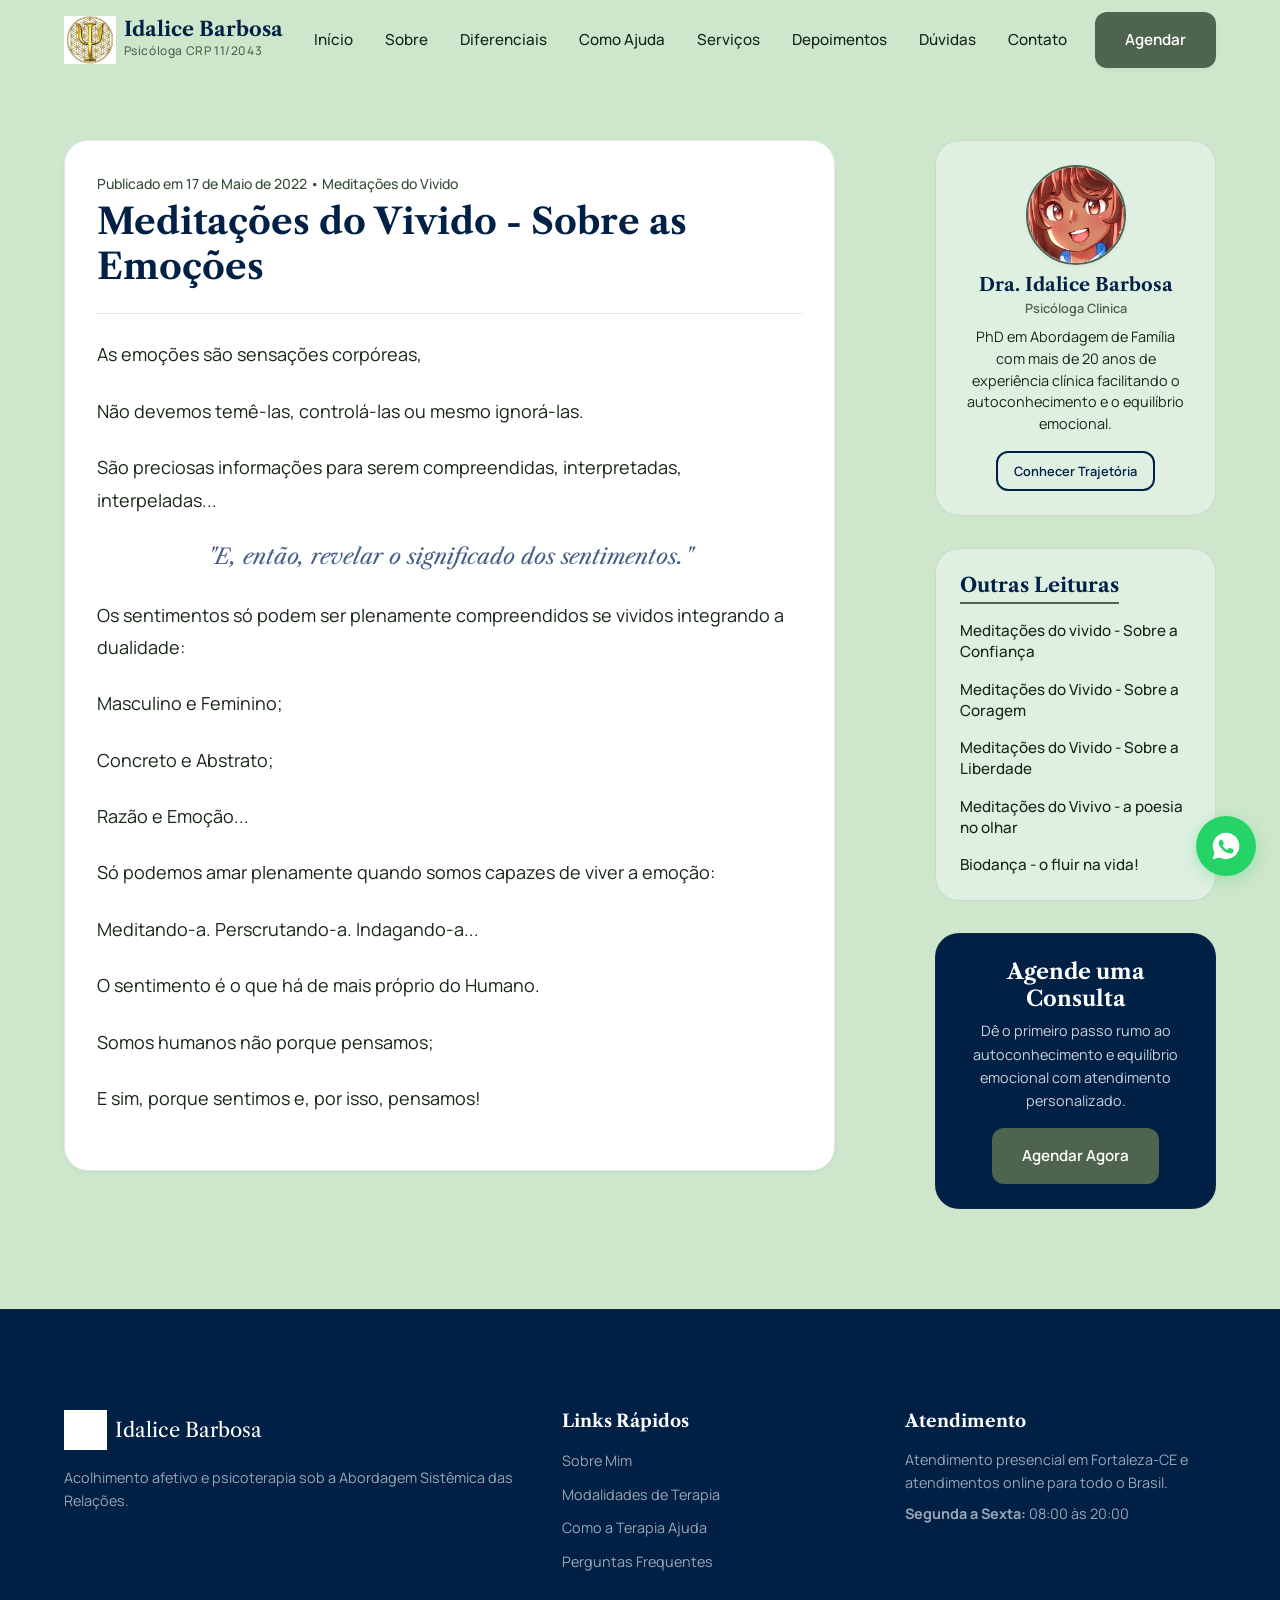
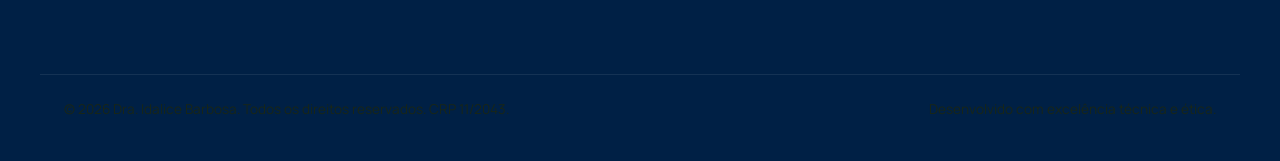
<file: artigos/emocoes.html>
<!DOCTYPE html>
<html lang="pt-BR">
<head>
  <meta charset="utf-8">
  <meta name="viewport" content="width=device-width, initial-scale=1.0">
  <meta http-equiv="X-UA-Compatible" content="IE=edge">
  
  <!-- SEO Meta Tags -->
  <title>Meditações do Vivido - Sobre as Emoções | Dra. Idalice Barbosa</title>
  <meta name="description" content="As emoções são sensações corpóreas. Não devemos temê-las ou controlá-las. Uma reflexão profunda por Dra. Idalice Barbosa.">
  
  <!-- Favicon -->
  <link rel="icon" type="image/x-icon" href="../assets/images/logo.png">

  <!-- CSS Stylesheets -->
  <link rel="stylesheet" href="../css/style.css">
  <style>
    /* Specific styles for article page layout */
    .article-page {
      padding-top: 140px;
      padding-bottom: var(--space-2xl);
    }
    .article-container {
      display: grid;
      grid-template-columns: 1fr;
      gap: var(--space-2xl);
      align-items: start;
    }
    @media (min-width: 992px) {
      .article-container {
        grid-template-columns: 2.2fr 0.8fr;
      }
    }
    .article-body {
      background-color: var(--color-card-bg);
      border-radius: var(--radius-lg);
      padding: var(--space-xl);
      box-shadow: var(--shadow-sm);
      border: 1px solid var(--border-color);
    }
    .article-header {
      margin-bottom: var(--space-lg);
      border-bottom: 1px solid var(--border-color);
      padding-bottom: var(--space-md);
    }
    .article-meta {
      font-size: 0.875rem;
      color: var(--color-text-light);
      margin-bottom: var(--space-xs);
      font-weight: 500;
    }
    .article-title {
      font-size: 2.25rem;
      color: var(--color-primary);
      margin-bottom: var(--space-sm);
      line-height: 1.25;
    }
    .article-content {
      font-size: 1.125rem;
      line-height: 1.8;
      color: var(--color-text-medium);
    }
    .article-content p {
      margin-bottom: var(--space-lg);
    }
    .article-verse {
      font-family: var(--font-heading);
      font-size: 1.35rem;
      font-style: italic;
      color: var(--color-primary-medium);
      text-align: center;
      margin: var(--space-lg) 0;
      line-height: 1.6;
    }
    
    /* Sidebar styles */
    .sidebar {
      display: flex;
      flex-direction: column;
      gap: var(--space-xl);
    }
    .sidebar-widget {
      background-color: var(--color-bg-secondary);
      border: 1px solid var(--border-color);
      border-radius: var(--radius-lg);
      padding: var(--space-lg);
    }
    .sidebar-widget-title {
      font-size: 1.25rem;
      color: var(--color-primary);
      margin-bottom: var(--space-md);
      border-bottom: 2px solid var(--color-accent);
      padding-bottom: 4px;
      display: inline-block;
    }
    .sidebar-profile {
      text-align: center;
    }
    .sidebar-profile-img {
      width: 100px;
      height: 100px;
      border-radius: var(--radius-full);
      object-fit: cover;
      margin: 0 auto var(--space-sm) auto;
      box-shadow: var(--shadow-sm);
      border: 2px solid var(--color-accent);
    }
    .sidebar-profile-name {
      font-family: var(--font-heading);
      font-size: 1.15rem;
      font-weight: 700;
      color: var(--color-primary);
      margin-bottom: 2px;
    }
    .sidebar-profile-title {
      font-size: 0.8rem;
      color: var(--color-accent);
      font-weight: 600;
      margin-bottom: var(--space-sm);
    }
    .sidebar-profile-desc {
      font-size: 0.9rem;
      line-height: 1.5;
      color: var(--color-text-medium);
      margin-bottom: var(--space-md);
    }
    .sidebar-list {
      list-style: none;
      display: flex;
      flex-direction: column;
      gap: var(--space-md);
    }
    .sidebar-list-item a {
      font-size: 0.95rem;
      font-weight: 500;
      color: var(--color-text-medium);
      display: block;
      line-height: 1.4;
    }
    .sidebar-list-item a:hover {
      color: var(--color-accent);
    }
    .sidebar-cta-widget {
      background: linear-gradient(135deg, var(--color-primary) 0%, var(--color-bg-dark) 100%);
      color: var(--color-text-white);
      text-align: center;
    }
    .sidebar-cta-widget h3 {
      color: var(--color-text-white);
      font-size: 1.35rem;
      margin-bottom: var(--space-sm);
    }
    .sidebar-cta-widget p {
      color: rgba(255, 255, 255, 0.8);
      font-size: 0.9rem;
      margin-bottom: var(--space-md);
    }
  </style>
</head>
<body>

  <!-- ==========================================================================
       HEADER & NAVIGATION
       ========================================================================== -->
  <header class="header header-scrolled">
    <div class="container header-container">
      <a href="../index.html#top" class="logo-link" aria-label="Voltar à página inicial">
        <img src="../assets/images/logo.png" alt="Logotipo Dra. Idalice Barbosa" class="logo-img">
        <div class="logo-text">
          <span class="logo-title">Idalice Barbosa</span>
          <span class="logo-subtitle">Psicóloga CRP 11/2043</span>
        </div>
      </a>

      <!-- Desktop Navigation Menu -->
      <nav class="nav-menu" aria-label="Menu principal">
        <a href="../index.html#top" class="nav-link">Início</a>
        <a href="../index.html#sobre" class="nav-link">Sobre</a>
        <a href="../index.html#diferenciais" class="nav-link">Diferenciais</a>
        <a href="../index.html#como-ajuda" class="nav-link">Como Ajuda</a>
        <a href="../index.html#servicos" class="nav-link">Serviços</a>
        <a href="../index.html#depoimentos" class="nav-link">Depoimentos</a>
        <a href="../index.html#faq" class="nav-link">Dúvidas</a>
        <a href="../index.html#contato" class="nav-link">Contato</a>
        <a href="#agendar" class="btn btn-accent open-modal-btn">Agendar</a>
      </nav>

      <!-- Mobile Hamburger Button -->
      <button class="burger-btn" aria-label="Abrir menu" aria-controls="mobile-navigation" aria-expanded="false">
        <span class="burger-line"></span>
        <span class="burger-line"></span>
        <span class="burger-line"></span>
      </button>
    </div>

    <!-- Mobile Navigation Drawer -->
    <nav class="mobile-nav" id="mobile-navigation" aria-label="Menu mobile">
      <a href="../index.html#top" class="mobile-nav-link">Início</a>
      <a href="../index.html#sobre" class="mobile-nav-link">Sobre</a>
      <a href="../index.html#diferenciais" class="mobile-nav-link">Diferenciais</a>
      <a href="../index.html#como-ajuda" class="mobile-nav-link">Como Ajuda</a>
      <a href="../index.html#servicos" class="mobile-nav-link">Serviços</a>
      <a href="../index.html#depoimentos" class="mobile-nav-link">Depoimentos</a>
      <a href="../index.html#faq" class="mobile-nav-link">Dúvidas</a>
      <a href="../index.html#contato" class="mobile-nav-link">Contato</a>
      <a href="#agendar" class="btn btn-accent open-modal-btn" style="margin-top: var(--space-md);">Agendar Consulta</a>
    </nav>
    <div class="mobile-nav-overlay" aria-hidden="true"></div>
  </header>

  <!-- ==========================================================================
       MAIN CONTENT - ARTICLE
       ========================================================================== -->
  <main class="article-page">
    <div class="container article-container">
      <!-- Article Body -->
      <article class="article-body">
        <div class="article-header">
          <div class="article-meta">Publicado em 17 de Maio de 2022 • Meditações do Vivido</div>
          <h1 class="article-title">Meditações do Vivido - Sobre as Emoções</h1>
        </div>
        <div class="article-content">
          <p>As emoções são sensações corpóreas,</p>
          <p>Não devemos temê-las, controlá-las ou mesmo ignorá-las.</p>
          <p>São preciosas informações para serem compreendidas, interpretadas, interpeladas...</p>
          <div class="article-verse">
            "E, então, revelar o significado dos sentimentos."
          </div>
          <p>Os sentimentos só podem ser plenamente compreendidos se vividos integrando a dualidade:</p>
          <p>Masculino e Feminino;</p>
          <p>Concreto e Abstrato;</p>
          <p>Razão e Emoção...</p>
          <p>Só podemos amar plenamente quando somos capazes de viver a emoção:</p>
          <p>Meditando-a. Perscrutando-a. Indagando-a...</p>
          <p>O sentimento é o que há de mais próprio do Humano.</p>
          <p>Somos humanos não porque pensamos;</p>
          <p>E sim, porque sentimos e, por isso, pensamos!</p>
        </div>
      </article>

      <!-- Sidebar -->
      <aside class="sidebar">
        <!-- Profile Widget -->
        <div class="sidebar-widget sidebar-profile">
          <img src="../assets/images/about_profile.jpg" alt="Dra. Idalice Barbosa" class="sidebar-profile-img">
          <h4 class="sidebar-profile-name">Dra. Idalice Barbosa</h4>
          <div class="sidebar-profile-title">Psicóloga Clinica</div>
          <p class="sidebar-profile-desc">PhD em Abordagem de Família com mais de 20 anos de experiência clínica facilitando o autoconhecimento e o equilíbrio emocional.</p>
          <a href="../index.html#sobre" class="btn btn-secondary" style="font-size: 0.8rem; padding: 0.5rem 1rem; min-height: auto;">Conhecer Trajetória</a>
        </div>

        <!-- Read More Widget -->
        <div class="sidebar-widget">
          <h4 class="sidebar-widget-title">Outras Leituras</h4>
          <ul class="sidebar-list">
            <li class="sidebar-list-item"><a href="confianca.html">Meditações do vivido - Sobre a Confiança</a></li>
            <li class="sidebar-list-item"><a href="coragem.html">Meditações do Vivido - Sobre a Coragem</a></li>
            <li class="sidebar-list-item"><a href="liberdade.html">Meditações do Vivido - Sobre a Liberdade</a></li>
            <li class="sidebar-list-item"><a href="poesia.html">Meditações do Vivivo - a poesia no olhar</a></li>
            <li class="sidebar-list-item"><a href="biodanca.html">Biodança - o fluir na vida!</a></li>
          </ul>
        </div>

        <!-- CTA Widget -->
        <div class="sidebar-widget sidebar-cta-widget">
          <h3>Agende uma Consulta</h3>
          <p>Dê o primeiro passo rumo ao autoconhecimento e equilíbrio emocional com atendimento personalizado.</p>
          <a href="#agendar" class="btn btn-accent open-modal-btn">Agendar Agora</a>
        </div>
      </aside>
    </div>
  </main>

  <!-- ==========================================================================
       FOOTER (RODAPÉ)
       ========================================================================== -->
  <footer class="footer">
    <div class="container footer-grid">
      <div class="footer-brand">
        <div class="footer-logo">
          <img src="../assets/images/logo.png" alt="Logo Dra. Idalice Barbosa" class="footer-logo-img">
          <span class="footer-logo-title">Idalice Barbosa</span>
        </div>
        <p style="color: rgba(255, 255, 255, 0.6); font-size: 0.9rem; margin-top: 8px;">Acolhimento afetivo e psicoterapia sob a Abordagem Sistêmica das Relações.</p>
      </div>

      <div>
        <h3 class="footer-links-title">Links Rápidos</h3>
        <ul class="footer-links-list">
          <li><a href="../index.html#sobre" class="footer-link">Sobre Mim</a></li>
          <li><a href="../index.html#servicos" class="footer-link">Modalidades de Terapia</a></li>
          <li><a href="../index.html#como-ajuda" class="footer-link">Como a Terapia Ajuda</a></li>
          <li><a href="../index.html#faq" class="footer-link">Perguntas Frequentes</a></li>
        </ul>
      </div>

      <div>
        <h3 class="footer-links-title">Atendimento</h3>
        <p style="color: rgba(255, 255, 255, 0.6); font-size: 0.9rem; margin-bottom: 8px;">Atendimento presencial em Fortaleza-CE e atendimentos online para todo o Brasil.</p>
        <p style="color: rgba(255, 255, 255, 0.6); font-size: 0.9rem;"><strong>Segunda a Sexta:</strong> 08:00 às 20:00</p>
      </div>
    </div>

    <div class="container footer-bottom">
      <p>&copy; 2026 Dra. Idalice Barbosa. Todos os direitos reservados. CRP 11/2043.</p>
      <p>Desenvolvido com excelência técnica e ética.</p>
    </div>
  </footer>

  <!-- ==========================================================================
       FLOATING WHATSAPP BUTTON
       ========================================================================== -->
  <a href="https://wa.me/558599381776" class="whatsapp-float" target="_blank" rel="noopener noreferrer" aria-label="Falar conosco no WhatsApp">
    <svg class="whatsapp-float-icon" viewBox="0 0 24 24" fill="currentColor">
      <path d="M12.012 2c-5.506 0-9.989 4.478-9.99 9.984a9.96 9.96 0 001.333 4.993L2 22l5.233-1.371a9.936 9.936 0 004.777 1.223h.005c5.505 0 9.99-4.478 9.99-9.984 0-2.669-1.038-5.176-2.924-7.062C17.195 3.018 14.685 2 12.012 2zm5.799 14.186c-.255.72-1.487 1.41-2.037 1.484-.5.068-1.147.126-3.328-.731-2.791-1.099-4.59-3.955-4.73-4.143-.14-.188-1.127-1.499-1.127-2.859 0-1.36.707-2.029.962-2.302.254-.274.554-.342.738-.342.185 0 .37.001.53.009.168.008.397-.033.62.512.228.557.78 1.901.848 2.037.067.137.112.296.022.478-.09.182-.136.296-.272.455-.136.159-.286.356-.408.478-.137.137-.28.285-.12.56.16.274.707 1.164 1.516 1.884.64.57 1.184.945 1.488 1.082.304.137.48.114.661-.09.182-.205.78-.91.988-1.22.208-.31.416-.25.702-.148.286.103 1.815.856 2.127 1.01.312.155.52.229.596.36.076.13.076.755-.179 1.474z"/>
    </svg>
  </a>

  <!-- ==========================================================================
       APPOINTMENT MODAL FORM
       ========================================================================== -->
  <div class="modal" id="appointment-modal" aria-hidden="true" role="dialog" aria-labelledby="modal-title">
    <div class="modal-content">
      <div class="modal-header">
        <h3 id="modal-title">Solicitar Agendamento</h3>
        <button class="modal-close-btn" aria-label="Fechar modal">
          <svg xmlns="http://www.w3.org/2000/svg" width="24" height="24" viewBox="0 0 24 24" fill="none" stroke="currentColor" stroke-width="2" stroke-linecap="round" stroke-linejoin="round"><line x1="18" y1="6" x2="6" y2="18"></line><line x1="6" y1="6" x2="18" y2="18"></line></svg>
        </button>
      </div>
      <div class="modal-body">
        <form class="modal-form">
          <div class="form-group">
            <label for="form-name" class="form-label">Seu Nome Completo *</label>
            <input type="text" id="form-name" class="form-control" required placeholder="Digite seu nome completo">
          </div>
          <div class="form-group">
            <label for="form-phone" class="form-label">Seu Telefone / WhatsApp *</label>
            <input type="tel" id="form-phone" class="form-control" required placeholder="(85) 99999-9999">
          </div>
          <div class="form-group">
            <label for="form-service" class="form-label">Serviço de Interesse *</label>
            <select id="form-service" class="form-control" required>
              <option value="" disabled selected>Selecione um serviço</option>
              <option value="Psicoterapia Individual">Psicoterapia Individual (Presencial ou Online)</option>
              <option value="Conflito Familiar em foco">Conflito Familiar em foco</option>
              <option value="Dúvidas gerais">Outros serviços / Dúvidas</option>
            </select>
          </div>
          <div class="form-group">
            <label for="form-message" class="form-label">Mensagem ou Observação</label>
            <textarea id="form-message" class="form-control" rows="4" placeholder="Ex: Gostaria de atendimento online no turno da noite..."></textarea>
          </div>
          <button type="submit" class="btn btn-primary" style="width: 100%; justify-content: center; margin-top: var(--space-md);">
            Enviar Solicitação por WhatsApp
          </button>
        </form>
      </div>
    </div>
  </div>

  <!-- JavaScript Scripts -->
  <script src="../js/main.js"></script>
</body>
</html>
</file>
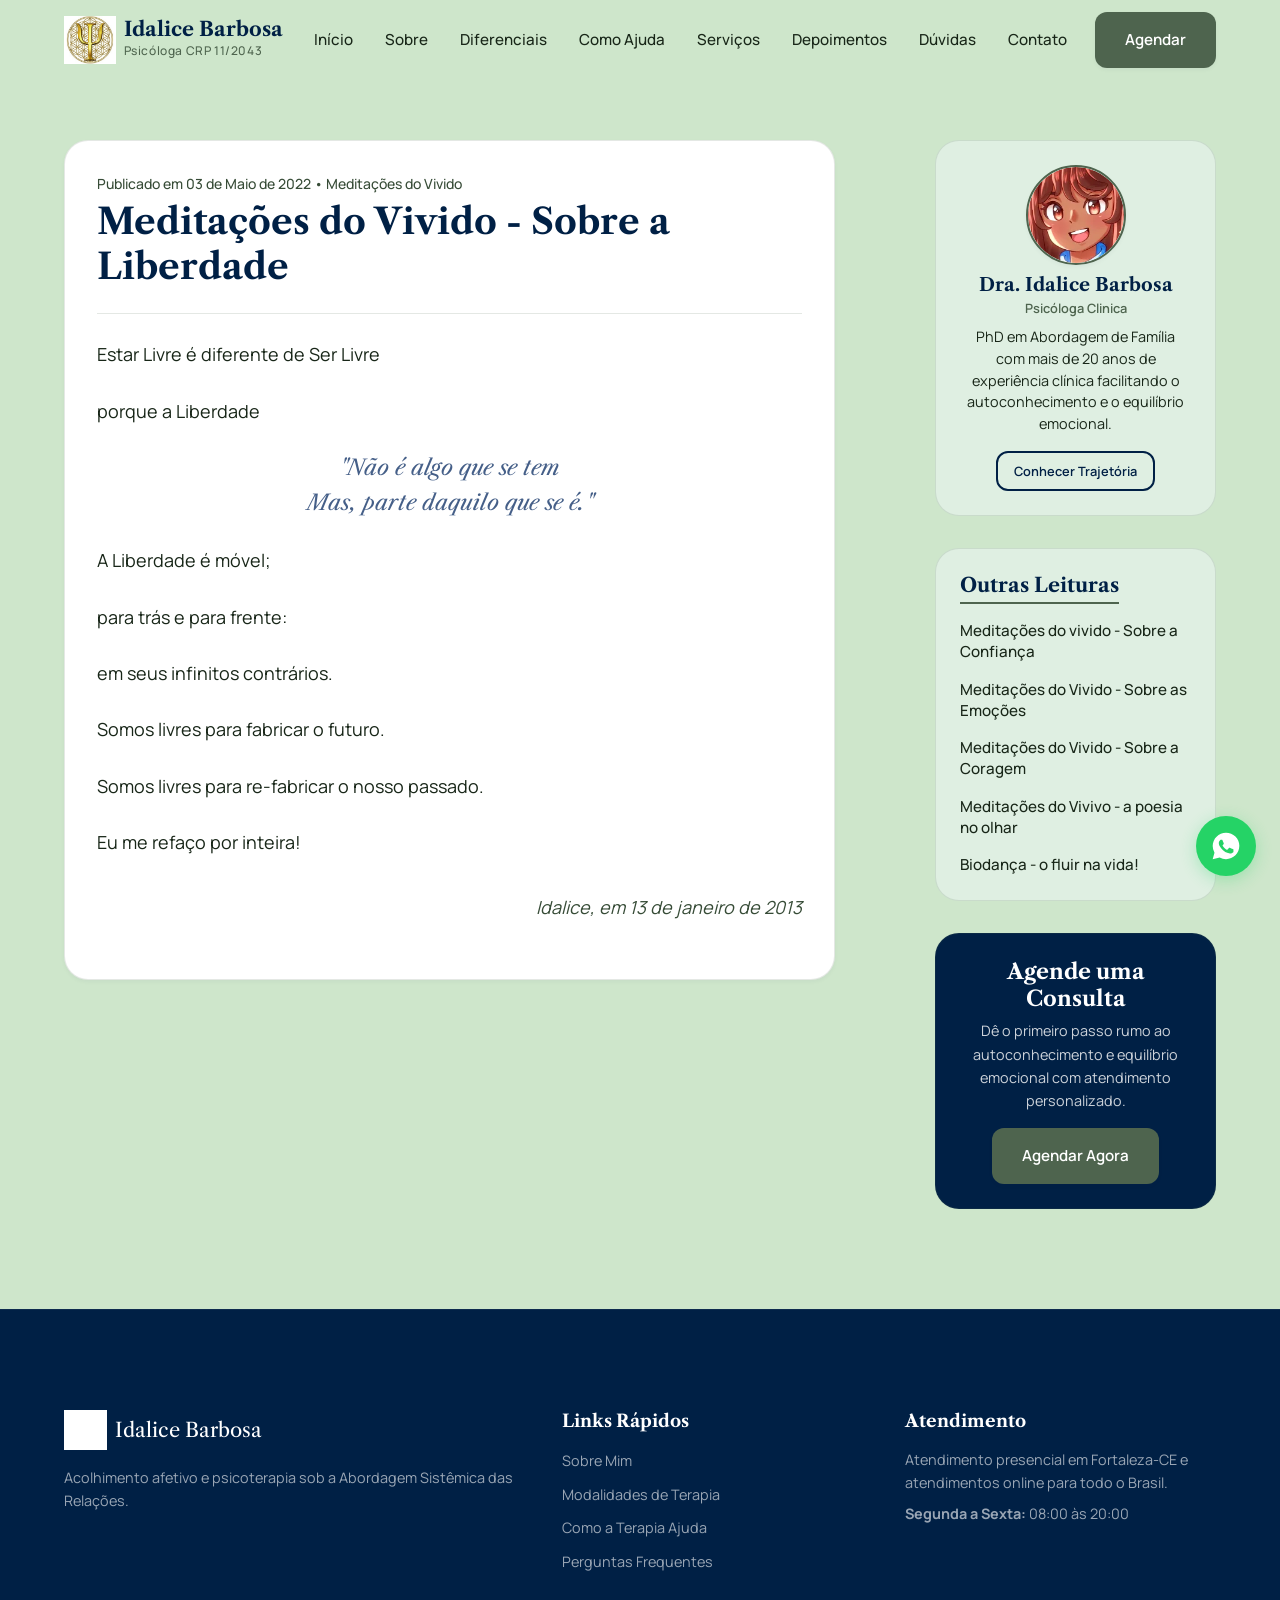
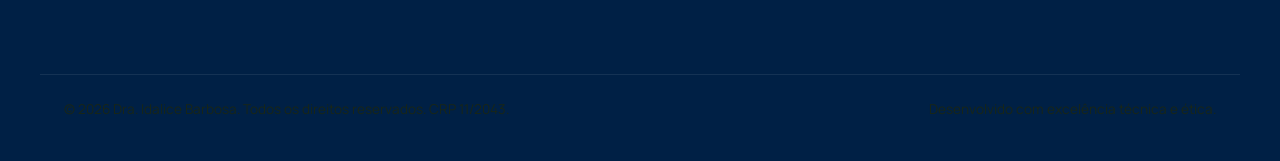
<file: artigos/liberdade.html>
<!DOCTYPE html>
<html lang="pt-BR">
<head>
  <meta charset="utf-8">
  <meta name="viewport" content="width=device-width, initial-scale=1.0">
  <meta http-equiv="X-UA-Compatible" content="IE=edge">
  
  <!-- SEO Meta Tags -->
  <title>Meditações do Vivido - Sobre a Liberdade | Dra. Idalice Barbosa</title>
  <meta name="description" content="Estar Livre é diferente de Ser Livre. Uma reflexão profunda sobre a liberdade e a individuação por Dra. Idalice Barbosa.">
  
  <!-- Favicon -->
  <link rel="icon" type="image/x-icon" href="../assets/images/logo.png">

  <!-- CSS Stylesheets -->
  <link rel="stylesheet" href="../css/style.css">
  <style>
    /* Specific styles for article page layout */
    .article-page {
      padding-top: 140px;
      padding-bottom: var(--space-2xl);
    }
    .article-container {
      display: grid;
      grid-template-columns: 1fr;
      gap: var(--space-2xl);
      align-items: start;
    }
    @media (min-width: 992px) {
      .article-container {
        grid-template-columns: 2.2fr 0.8fr;
      }
    }
    .article-body {
      background-color: var(--color-card-bg);
      border-radius: var(--radius-lg);
      padding: var(--space-xl);
      box-shadow: var(--shadow-sm);
      border: 1px solid var(--border-color);
    }
    .article-header {
      margin-bottom: var(--space-lg);
      border-bottom: 1px solid var(--border-color);
      padding-bottom: var(--space-md);
    }
    .article-meta {
      font-size: 0.875rem;
      color: var(--color-text-light);
      margin-bottom: var(--space-xs);
      font-weight: 500;
    }
    .article-title {
      font-size: 2.25rem;
      color: var(--color-primary);
      margin-bottom: var(--space-sm);
      line-height: 1.25;
    }
    .article-content {
      font-size: 1.125rem;
      line-height: 1.8;
      color: var(--color-text-medium);
    }
    .article-content p {
      margin-bottom: var(--space-lg);
    }
    .article-verse {
      font-family: var(--font-heading);
      font-size: 1.35rem;
      font-style: italic;
      color: var(--color-primary-medium);
      text-align: center;
      margin: var(--space-lg) 0;
      line-height: 1.6;
    }
    
    /* Sidebar styles */
    .sidebar {
      display: flex;
      flex-direction: column;
      gap: var(--space-xl);
    }
    .sidebar-widget {
      background-color: var(--color-bg-secondary);
      border: 1px solid var(--border-color);
      border-radius: var(--radius-lg);
      padding: var(--space-lg);
    }
    .sidebar-widget-title {
      font-size: 1.25rem;
      color: var(--color-primary);
      margin-bottom: var(--space-md);
      border-bottom: 2px solid var(--color-accent);
      padding-bottom: 4px;
      display: inline-block;
    }
    .sidebar-profile {
      text-align: center;
    }
    .sidebar-profile-img {
      width: 100px;
      height: 100px;
      border-radius: var(--radius-full);
      object-fit: cover;
      margin: 0 auto var(--space-sm) auto;
      box-shadow: var(--shadow-sm);
      border: 2px solid var(--color-accent);
    }
    .sidebar-profile-name {
      font-family: var(--font-heading);
      font-size: 1.15rem;
      font-weight: 700;
      color: var(--color-primary);
      margin-bottom: 2px;
    }
    .sidebar-profile-title {
      font-size: 0.8rem;
      color: var(--color-accent);
      font-weight: 600;
      margin-bottom: var(--space-sm);
    }
    .sidebar-profile-desc {
      font-size: 0.9rem;
      line-height: 1.5;
      color: var(--color-text-medium);
      margin-bottom: var(--space-md);
    }
    .sidebar-list {
      list-style: none;
      display: flex;
      flex-direction: column;
      gap: var(--space-md);
    }
    .sidebar-list-item a {
      font-size: 0.95rem;
      font-weight: 500;
      color: var(--color-text-medium);
      display: block;
      line-height: 1.4;
    }
    .sidebar-list-item a:hover {
      color: var(--color-accent);
    }
    .sidebar-cta-widget {
      background: linear-gradient(135deg, var(--color-primary) 0%, var(--color-bg-dark) 100%);
      color: var(--color-text-white);
      text-align: center;
    }
    .sidebar-cta-widget h3 {
      color: var(--color-text-white);
      font-size: 1.35rem;
      margin-bottom: var(--space-sm);
    }
    .sidebar-cta-widget p {
      color: rgba(255, 255, 255, 0.8);
      font-size: 0.9rem;
      margin-bottom: var(--space-md);
    }
  </style>
</head>
<body>

  <!-- ==========================================================================
       HEADER & NAVIGATION
       ========================================================================== -->
  <header class="header header-scrolled">
    <div class="container header-container">
      <a href="../index.html#top" class="logo-link" aria-label="Voltar à página inicial">
        <img src="../assets/images/logo.png" alt="Logotipo Dra. Idalice Barbosa" class="logo-img">
        <div class="logo-text">
          <span class="logo-title">Idalice Barbosa</span>
          <span class="logo-subtitle">Psicóloga CRP 11/2043</span>
        </div>
      </a>

      <!-- Desktop Navigation Menu -->
      <nav class="nav-menu" aria-label="Menu principal">
        <a href="../index.html#top" class="nav-link">Início</a>
        <a href="../index.html#sobre" class="nav-link">Sobre</a>
        <a href="../index.html#diferenciais" class="nav-link">Diferenciais</a>
        <a href="../index.html#como-ajuda" class="nav-link">Como Ajuda</a>
        <a href="../index.html#servicos" class="nav-link">Serviços</a>
        <a href="../index.html#depoimentos" class="nav-link">Depoimentos</a>
        <a href="../index.html#faq" class="nav-link">Dúvidas</a>
        <a href="../index.html#contato" class="nav-link">Contato</a>
        <a href="#agendar" class="btn btn-accent open-modal-btn">Agendar</a>
      </nav>

      <!-- Mobile Hamburger Button -->
      <button class="burger-btn" aria-label="Abrir menu" aria-controls="mobile-navigation" aria-expanded="false">
        <span class="burger-line"></span>
        <span class="burger-line"></span>
        <span class="burger-line"></span>
      </button>
    </div>

    <!-- Mobile Navigation Drawer -->
    <nav class="mobile-nav" id="mobile-navigation" aria-label="Menu mobile">
      <a href="../index.html#top" class="mobile-nav-link">Início</a>
      <a href="../index.html#sobre" class="mobile-nav-link">Sobre</a>
      <a href="../index.html#diferenciais" class="mobile-nav-link">Diferenciais</a>
      <a href="../index.html#como-ajuda" class="mobile-nav-link">Como Ajuda</a>
      <a href="../index.html#servicos" class="mobile-nav-link">Serviços</a>
      <a href="../index.html#depoimentos" class="mobile-nav-link">Depoimentos</a>
      <a href="../index.html#faq" class="mobile-nav-link">Dúvidas</a>
      <a href="../index.html#contato" class="mobile-nav-link">Contato</a>
      <a href="#agendar" class="btn btn-accent open-modal-btn" style="margin-top: var(--space-md);">Agendar Consulta</a>
    </nav>
    <div class="mobile-nav-overlay" aria-hidden="true"></div>
  </header>

  <!-- ==========================================================================
       MAIN CONTENT - ARTICLE
       ========================================================================== -->
  <main class="article-page">
    <div class="container article-container">
      <!-- Article Body -->
      <article class="article-body">
        <div class="article-header">
          <div class="article-meta">Publicado em 03 de Maio de 2022 • Meditações do Vivido</div>
          <h1 class="article-title">Meditações do Vivido - Sobre a Liberdade</h1>
        </div>
        <div class="article-content">
          <p>Estar Livre é diferente de Ser Livre</p>
          <p>porque a Liberdade</p>
          <div class="article-verse">
            "Não é algo que se tem<br>
            Mas, parte daquilo que se é."
          </div>
          <p>A Liberdade é móvel;</p>
          <p>para trás e para frente:</p>
          <p>em seus infinitos contrários.</p>
          <p>Somos livres para fabricar o futuro.</p>
          <p>Somos livres para re-fabricar o nosso passado.</p>
          <p>Eu me refaço por inteira!</p>
          <p style="text-align: right; font-style: italic; margin-top: var(--space-xl); color: var(--color-text-light);">Idalice, em 13 de janeiro de 2013</p>
        </div>
      </article>

      <!-- Sidebar -->
      <aside class="sidebar">
        <!-- Profile Widget -->
        <div class="sidebar-widget sidebar-profile">
          <img src="../assets/images/about_profile.jpg" alt="Dra. Idalice Barbosa" class="sidebar-profile-img">
          <h4 class="sidebar-profile-name">Dra. Idalice Barbosa</h4>
          <div class="sidebar-profile-title">Psicóloga Clinica</div>
          <p class="sidebar-profile-desc">PhD em Abordagem de Família com mais de 20 anos de experiência clínica facilitando o autoconhecimento e o equilíbrio emocional.</p>
          <a href="../index.html#sobre" class="btn btn-secondary" style="font-size: 0.8rem; padding: 0.5rem 1rem; min-height: auto;">Conhecer Trajetória</a>
        </div>

        <!-- Read More Widget -->
        <div class="sidebar-widget">
          <h4 class="sidebar-widget-title">Outras Leituras</h4>
          <ul class="sidebar-list">
            <li class="sidebar-list-item"><a href="confianca.html">Meditações do vivido - Sobre a Confiança</a></li>
            <li class="sidebar-list-item"><a href="emocoes.html">Meditações do Vivido - Sobre as Emoções</a></li>
            <li class="sidebar-list-item"><a href="coragem.html">Meditações do Vivido - Sobre a Coragem</a></li>
            <li class="sidebar-list-item"><a href="poesia.html">Meditações do Vivivo - a poesia no olhar</a></li>
            <li class="sidebar-list-item"><a href="biodanca.html">Biodança - o fluir na vida!</a></li>
          </ul>
        </div>

        <!-- CTA Widget -->
        <div class="sidebar-widget sidebar-cta-widget">
          <h3>Agende uma Consulta</h3>
          <p>Dê o primeiro passo rumo ao autoconhecimento e equilíbrio emocional com atendimento personalizado.</p>
          <a href="#agendar" class="btn btn-accent open-modal-btn">Agendar Agora</a>
        </div>
      </aside>
    </div>
  </main>

  <!-- ==========================================================================
       FOOTER (RODAPÉ)
       ========================================================================== -->
  <footer class="footer">
    <div class="container footer-grid">
      <div class="footer-brand">
        <div class="footer-logo">
          <img src="../assets/images/logo.png" alt="Logo Dra. Idalice Barbosa" class="footer-logo-img">
          <span class="footer-logo-title">Idalice Barbosa</span>
        </div>
        <p style="color: rgba(255, 255, 255, 0.6); font-size: 0.9rem; margin-top: 8px;">Acolhimento afetivo e psicoterapia sob a Abordagem Sistêmica das Relações.</p>
      </div>

      <div>
        <h3 class="footer-links-title">Links Rápidos</h3>
        <ul class="footer-links-list">
          <li><a href="../index.html#sobre" class="footer-link">Sobre Mim</a></li>
          <li><a href="../index.html#servicos" class="footer-link">Modalidades de Terapia</a></li>
          <li><a href="../index.html#como-ajuda" class="footer-link">Como a Terapia Ajuda</a></li>
          <li><a href="../index.html#faq" class="footer-link">Perguntas Frequentes</a></li>
        </ul>
      </div>

      <div>
        <h3 class="footer-links-title">Atendimento</h3>
        <p style="color: rgba(255, 255, 255, 0.6); font-size: 0.9rem; margin-bottom: 8px;">Atendimento presencial em Fortaleza-CE e atendimentos online para todo o Brasil.</p>
        <p style="color: rgba(255, 255, 255, 0.6); font-size: 0.9rem;"><strong>Segunda a Sexta:</strong> 08:00 às 20:00</p>
      </div>
    </div>

    <div class="container footer-bottom">
      <p>&copy; 2026 Dra. Idalice Barbosa. Todos os direitos reservados. CRP 11/2043.</p>
      <p>Desenvolvido com excelência técnica e ética.</p>
    </div>
  </footer>

  <!-- ==========================================================================
       FLOATING WHATSAPP BUTTON
       ========================================================================== -->
  <a href="https://wa.me/558599381776" class="whatsapp-float" target="_blank" rel="noopener noreferrer" aria-label="Falar conosco no WhatsApp">
    <svg class="whatsapp-float-icon" viewBox="0 0 24 24" fill="currentColor">
      <path d="M12.012 2c-5.506 0-9.989 4.478-9.99 9.984a9.96 9.96 0 001.333 4.993L2 22l5.233-1.371a9.936 9.936 0 004.777 1.223h.005c5.505 0 9.99-4.478 9.99-9.984 0-2.669-1.038-5.176-2.924-7.062C17.195 3.018 14.685 2 12.012 2zm5.799 14.186c-.255.72-1.487 1.41-2.037 1.484-.5.068-1.147.126-3.328-.731-2.791-1.099-4.59-3.955-4.73-4.143-.14-.188-1.127-1.499-1.127-2.859 0-1.36.707-2.029.962-2.302.254-.274.554-.342.738-.342.185 0 .37.001.53.009.168.008.397-.033.62.512.228.557.78 1.901.848 2.037.067.137.112.296.022.478-.09.182-.136.296-.272.455-.136.159-.286.356-.408.478-.137.137-.28.285-.12.56.16.274.707 1.164 1.516 1.884.64.57 1.184.945 1.488 1.082.304.137.48.114.661-.09.182-.205.78-.91.988-1.22.208-.31.416-.25.702-.148.286.103 1.815.856 2.127 1.01.312.155.52.229.596.36.076.13.076.755-.179 1.474z"/>
    </svg>
  </a>

  <!-- ==========================================================================
       APPOINTMENT MODAL FORM
       ========================================================================== -->
  <div class="modal" id="appointment-modal" aria-hidden="true" role="dialog" aria-labelledby="modal-title">
    <div class="modal-content">
      <div class="modal-header">
        <h3 id="modal-title">Solicitar Agendamento</h3>
        <button class="modal-close-btn" aria-label="Fechar modal">
          <svg xmlns="http://www.w3.org/2000/svg" width="24" height="24" viewBox="0 0 24 24" fill="none" stroke="currentColor" stroke-width="2" stroke-linecap="round" stroke-linejoin="round"><line x1="18" y1="6" x2="6" y2="18"></line><line x1="6" y1="6" x2="18" y2="18"></line></svg>
        </button>
      </div>
      <div class="modal-body">
        <form class="modal-form">
          <div class="form-group">
            <label for="form-name" class="form-label">Seu Nome Completo *</label>
            <input type="text" id="form-name" class="form-control" required placeholder="Digite seu nome completo">
          </div>
          <div class="form-group">
            <label for="form-phone" class="form-label">Seu Telefone / WhatsApp *</label>
            <input type="tel" id="form-phone" class="form-control" required placeholder="(85) 99999-9999">
          </div>
          <div class="form-group">
            <label for="form-service" class="form-label">Serviço de Interesse *</label>
            <select id="form-service" class="form-control" required>
              <option value="" disabled selected>Selecione um serviço</option>
              <option value="Psicoterapia Individual">Psicoterapia Individual (Presencial ou Online)</option>
              <option value="Conflito Familiar em foco">Conflito Familiar em foco</option>
              <option value="Dúvidas gerais">Outros serviços / Dúvidas</option>
            </select>
          </div>
          <div class="form-group">
            <label for="form-message" class="form-label">Mensagem ou Observação</label>
            <textarea id="form-message" class="form-control" rows="4" placeholder="Ex: Gostaria de atendimento online no turno da noite..."></textarea>
          </div>
          <button type="submit" class="btn btn-primary" style="width: 100%; justify-content: center; margin-top: var(--space-md);">
            Enviar Solicitação por WhatsApp
          </button>
        </form>
      </div>
    </div>
  </div>

  <!-- JavaScript Scripts -->
  <script src="../js/main.js"></script>
</body>
</html>
</file>
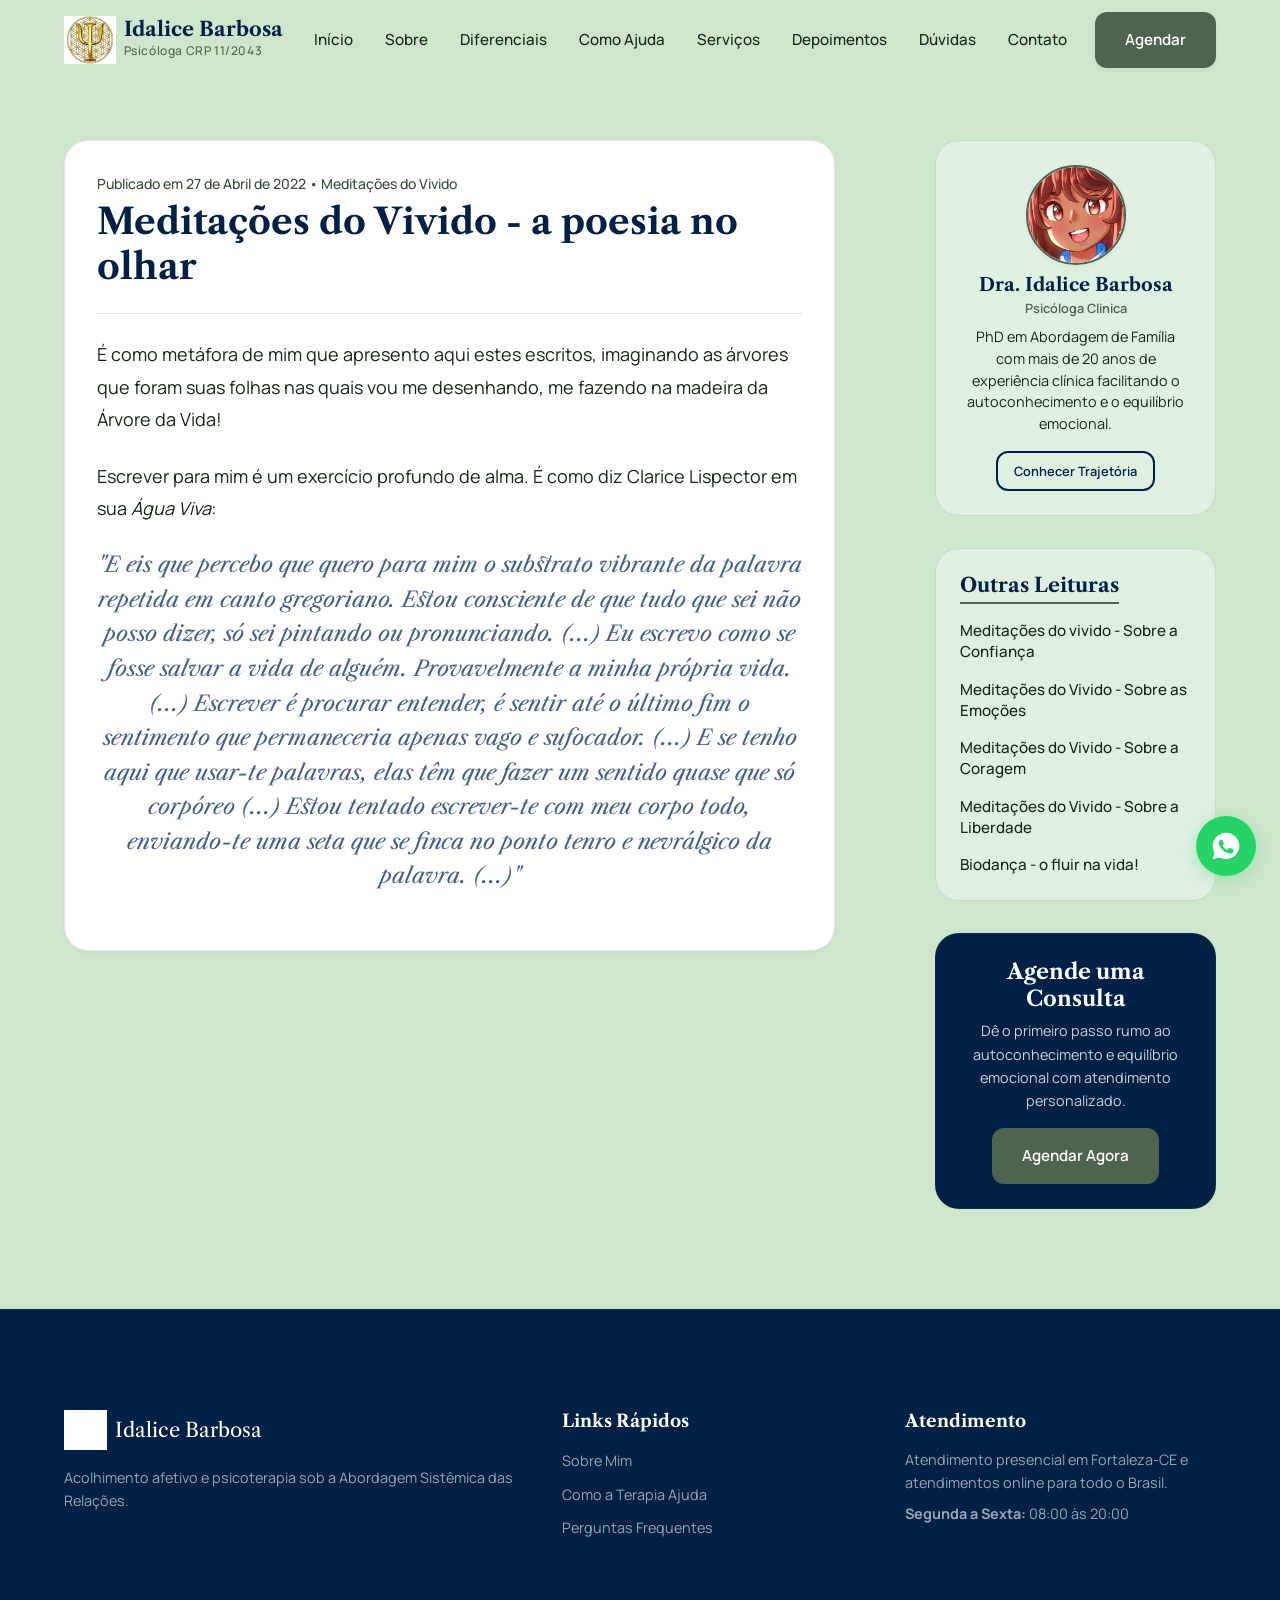
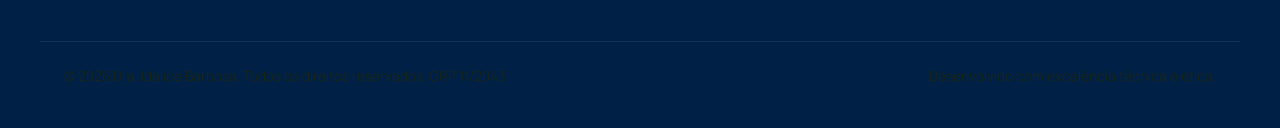
<file: artigos/poesia.html>
<!DOCTYPE html>
<html lang="pt-BR">
<head>
  <meta charset="utf-8">
  <meta name="viewport" content="width=device-width, initial-scale=1.0">
  <meta http-equiv="X-UA-Compatible" content="IE=edge">
  
  <!-- SEO Meta Tags -->
  <title>Meditações do Vivivo - A Poesia no Olhar | Dra. Idalice Barbosa</title>
  <meta name="description" content="Escrever é um exercício de alma. Uma reflexão sobre a poesia no olhar e o sentir sob a perspectiva de Clarice Lispector.">
  
  <!-- Favicon -->
  <link rel="icon" type="image/x-icon" href="../assets/images/logo.png">

  <!-- CSS Stylesheets -->
  <link rel="stylesheet" href="../css/style.css">
  <style>
    /* Specific styles for article page layout */
    .article-page {
      padding-top: 140px;
      padding-bottom: var(--space-2xl);
    }
    .article-container {
      display: grid;
      grid-template-columns: 1fr;
      gap: var(--space-2xl);
      align-items: start;
    }
    @media (min-width: 992px) {
      .article-container {
        grid-template-columns: 2.2fr 0.8fr;
      }
    }
    .article-body {
      background-color: var(--color-card-bg);
      border-radius: var(--radius-lg);
      padding: var(--space-xl);
      box-shadow: var(--shadow-sm);
      border: 1px solid var(--border-color);
    }
    .article-header {
      margin-bottom: var(--space-lg);
      border-bottom: 1px solid var(--border-color);
      padding-bottom: var(--space-md);
    }
    .article-meta {
      font-size: 0.875rem;
      color: var(--color-text-light);
      margin-bottom: var(--space-xs);
      font-weight: 500;
    }
    .article-title {
      font-size: 2.25rem;
      color: var(--color-primary);
      margin-bottom: var(--space-sm);
      line-height: 1.25;
    }
    .article-content {
      font-size: 1.125rem;
      line-height: 1.8;
      color: var(--color-text-medium);
    }
    .article-content p {
      margin-bottom: var(--space-lg);
    }
    .article-verse {
      font-family: var(--font-heading);
      font-size: 1.35rem;
      font-style: italic;
      color: var(--color-primary-medium);
      text-align: center;
      margin: var(--space-lg) 0;
      line-height: 1.6;
    }
    
    /* Sidebar styles */
    .sidebar {
      display: flex;
      flex-direction: column;
      gap: var(--space-xl);
    }
    .sidebar-widget {
      background-color: var(--color-bg-secondary);
      border: 1px solid var(--border-color);
      border-radius: var(--radius-lg);
      padding: var(--space-lg);
    }
    .sidebar-widget-title {
      font-size: 1.25rem;
      color: var(--color-primary);
      margin-bottom: var(--space-md);
      border-bottom: 2px solid var(--color-accent);
      padding-bottom: 4px;
      display: inline-block;
    }
    .sidebar-profile {
      text-align: center;
    }
    .sidebar-profile-img {
      width: 100px;
      height: 100px;
      border-radius: var(--radius-full);
      object-fit: cover;
      margin: 0 auto var(--space-sm) auto;
      box-shadow: var(--shadow-sm);
      border: 2px solid var(--color-accent);
    }
    .sidebar-profile-name {
      font-family: var(--font-heading);
      font-size: 1.15rem;
      font-weight: 700;
      color: var(--color-primary);
      margin-bottom: 2px;
    }
    .sidebar-profile-title {
      font-size: 0.8rem;
      color: var(--color-accent);
      font-weight: 600;
      margin-bottom: var(--space-sm);
    }
    .sidebar-profile-desc {
      font-size: 0.9rem;
      line-height: 1.5;
      color: var(--color-text-medium);
      margin-bottom: var(--space-md);
    }
    .sidebar-list {
      list-style: none;
      display: flex;
      flex-direction: column;
      gap: var(--space-md);
    }
    .sidebar-list-item a {
      font-size: 0.95rem;
      font-weight: 500;
      color: var(--color-text-medium);
      display: block;
      line-height: 1.4;
    }
    .sidebar-list-item a:hover {
      color: var(--color-accent);
    }
    .sidebar-cta-widget {
      background: linear-gradient(135deg, var(--color-primary) 0%, var(--color-bg-dark) 100%);
      color: var(--color-text-white);
      text-align: center;
    }
    .sidebar-cta-widget h3 {
      color: var(--color-text-white);
      font-size: 1.35rem;
      margin-bottom: var(--space-sm);
    }
    .sidebar-cta-widget p {
      color: rgba(255, 255, 255, 0.8);
      font-size: 0.9rem;
      margin-bottom: var(--space-md);
    }
  </style>
</head>
<body>

  <!-- ==========================================================================
       HEADER & NAVIGATION
       ========================================================================== -->
  <header class="header header-scrolled">
    <div class="container header-container">
      <a href="../index.html#top" class="logo-link" aria-label="Voltar à página inicial">
        <img src="../assets/images/logo.png" alt="Logotipo Dra. Idalice Barbosa" class="logo-img">
        <div class="logo-text">
          <span class="logo-title">Idalice Barbosa</span>
          <span class="logo-subtitle">Psicóloga CRP 11/2043</span>
        </div>
      </a>

      <!-- Desktop Navigation Menu -->
      <nav class="nav-menu" aria-label="Menu principal">
        <a href="../index.html#top" class="nav-link">Início</a>
        <a href="../index.html#sobre" class="nav-link">Sobre</a>
        <a href="../index.html#diferenciais" class="nav-link">Diferenciais</a>
        <a href="../index.html#como-ajuda" class="nav-link">Como Ajuda</a>
        <a href="../index.html#servicos" class="nav-link">Serviços</a>
        <a href="../index.html#depoimentos" class="nav-link">Depoimentos</a>
        <a href="../index.html#faq" class="nav-link">Dúvidas</a>
        <a href="../index.html#contato" class="nav-link">Contato</a>
        <a href="#agendar" class="btn btn-accent open-modal-btn">Agendar</a>
      </nav>

      <!-- Mobile Hamburger Button -->
      <button class="burger-btn" aria-label="Abrir menu" aria-controls="mobile-navigation" aria-expanded="false">
        <span class="burger-line"></span>
        <span class="burger-line"></span>
        <span class="burger-line"></span>
      </button>
    </div>

    <!-- Mobile Navigation Drawer -->
    <nav class="mobile-nav" id="mobile-navigation" aria-label="Menu mobile">
      <a href="../index.html#top" class="mobile-nav-link">Início</a>
      <a href="../index.html#sobre" class="mobile-nav-link">Sobre</a>
      <a href="../index.html#diferenciais" class="mobile-nav-link">Diferenciais</a>
      <a href="../index.html#como-ajuda" class="mobile-nav-link">Como Ajuda</a>
      <a href="../index.html#servicos" class="mobile-nav-link">Serviços</a>
      <a href="../index.html#depoimentos" class="mobile-nav-link">Depoimentos</a>
      <a href="../index.html#faq" class="mobile-nav-link">Dúvidas</a>
      <a href="../index.html#contato" class="mobile-nav-link">Contato</a>
      <a href="#agendar" class="btn btn-accent open-modal-btn" style="margin-top: var(--space-md);">Agendar Consulta</a>
    </nav>
    <div class="mobile-nav-overlay" aria-hidden="true"></div>
  </header>

  <!-- ==========================================================================
       MAIN CONTENT - ARTICLE
       ========================================================================== -->
  <main class="article-page">
    <div class="container article-container">
      <!-- Article Body -->
      <article class="article-body">
        <div class="article-header">
          <div class="article-meta">Publicado em 27 de Abril de 2022 • Meditações do Vivido</div>
          <h1 class="article-title">Meditações do Vivido - a poesia no olhar</h1>
        </div>
        <div class="article-content">
          <p>É como metáfora de mim que apresento aqui estes escritos, imaginando as árvores que foram suas folhas nas quais vou me desenhando, me fazendo na madeira da Árvore da Vida!</p>
          <p>Escrever para mim é um exercício profundo de alma. É como diz Clarice Lispector em sua <em>Água Viva</em>:</p>
          
          <div class="article-verse">
            "E eis que percebo que quero para mim o substrato vibrante da palavra repetida em canto gregoriano. Estou consciente de que tudo que sei não posso dizer, só sei pintando ou pronunciando. (...) Eu escrevo como se fosse salvar a vida de alguém. Provavelmente a minha própria vida. (...) Escrever é procurar entender, é sentir até o último fim o sentimento que permaneceria apenas vago e sufocador. (...) E se tenho aqui que usar-te palavras, elas têm que fazer um sentido quase que só corpóreo (...) Estou tentado escrever-te com meu corpo todo, enviando-te uma seta que se finca no ponto tenro e nevrálgico da palavra. (...)"
          </div>
        </div>
      </article>

      <!-- Sidebar -->
      <aside class="sidebar">
        <!-- Profile Widget -->
        <div class="sidebar-widget sidebar-profile">
          <img src="../assets/images/about_profile.jpg" alt="Dra. Idalice Barbosa" class="sidebar-profile-img">
          <h4 class="sidebar-profile-name">Dra. Idalice Barbosa</h4>
          <div class="sidebar-profile-title">Psicóloga Clinica</div>
          <p class="sidebar-profile-desc">PhD em Abordagem de Família com mais de 20 anos de experiência clínica facilitando o autoconhecimento e o equilíbrio emocional.</p>
          <a href="../index.html#sobre" class="btn btn-secondary" style="font-size: 0.8rem; padding: 0.5rem 1rem; min-height: auto;">Conhecer Trajetória</a>
        </div>

        <!-- Read More Widget -->
        <div class="sidebar-widget">
          <h4 class="sidebar-widget-title">Outras Leituras</h4>
          <ul class="sidebar-list">
            <li class="sidebar-list-item"><a href="confianca.html">Meditações do vivido - Sobre a Confiança</a></li>
            <li class="sidebar-list-item"><a href="emocoes.html">Meditações do Vivido - Sobre as Emoções</a></li>
            <li class="sidebar-list-item"><a href="coragem.html">Meditações do Vivido - Sobre a Coragem</a></li>
            <li class="sidebar-list-item"><a href="liberdade.html">Meditações do Vivido - Sobre a Liberdade</a></li>
            <li class="sidebar-list-item"><a href="biodanca.html">Biodança - o fluir na vida!</a></li>
          </ul>
        </div>

        <!-- CTA Widget -->
        <div class="sidebar-widget sidebar-cta-widget">
          <h3>Agende uma Consulta</h3>
          <p>Dê o primeiro passo rumo ao autoconhecimento e equilíbrio emocional com atendimento personalizado.</p>
          <a href="#agendar" class="btn btn-accent open-modal-btn">Agendar Agora</a>
        </div>
      </aside>
    </div>
  </main>

  <!-- ==========================================================================
       FOOTER (RODAPÉ)
       ========================================================================== -->
  <footer class="footer">
    <div class="container footer-grid">
      <div class="footer-brand">
        <div class="footer-logo">
          <img src="../assets/images/logo.png" alt="Logo Dra. Idalice Barbosa" class="footer-logo-img">
          <span class="footer-logo-title">Idalice Barbosa</span>
        </div>
        <p style="color: rgba(255, 255, 255, 0.6); font-size: 0.9rem; margin-top: 8px;">Acolhimento afetivo e psicoterapia sob a Abordagem Sistêmica das Relações.</p>
      </div>

      <div>
        <h3 class="footer-links-title">Links Rápidos</h3>
        <ul class="footer-links-list">
          <li><a href="../index.html#sobre" class="footer-link">Sobre Mim</a></li>
          <li><a href="../index.html#como-ajuda" class="footer-link">Como a Terapia Ajuda</a></li>
          <li><a href="../index.html#faq" class="footer-link">Perguntas Frequentes</a></li>
        </ul>
      </div>

      <div>
        <h3 class="footer-links-title">Atendimento</h3>
        <p style="color: rgba(255, 255, 255, 0.6); font-size: 0.9rem; margin-bottom: 8px;">Atendimento presencial em Fortaleza-CE e atendimentos online para todo o Brasil.</p>
        <p style="color: rgba(255, 255, 255, 0.6); font-size: 0.9rem;"><strong>Segunda a Sexta:</strong> 08:00 às 20:00</p>
      </div>
    </div>

    <div class="container footer-bottom">
      <p>&copy; 2026 Dra. Idalice Barbosa. Todos os direitos reservados. CRP 11/2043.</p>
      <p>Desenvolvido com excelência técnica e ética.</p>
    </div>
  </footer>

  <!-- ==========================================================================
       FLOATING WHATSAPP BUTTON
       ========================================================================== -->
  <a href="https://wa.me/558599381776" class="whatsapp-float" target="_blank" rel="noopener noreferrer" aria-label="Falar conosco no WhatsApp">
    <svg class="whatsapp-float-icon" viewBox="0 0 24 24" fill="currentColor">
      <path d="M12.012 2c-5.506 0-9.989 4.478-9.99 9.984a9.96 9.96 0 001.333 4.993L2 22l5.233-1.371a9.936 9.936 0 004.777 1.223h.005c5.505 0 9.99-4.478 9.99-9.984 0-2.669-1.038-5.176-2.924-7.062C17.195 3.018 14.685 2 12.012 2zm5.799 14.186c-.255.72-1.487 1.41-2.037 1.484-.5.068-1.147.126-3.328-.731-2.791-1.099-4.59-3.955-4.73-4.143-.14-.188-1.127-1.499-1.127-2.859 0-1.36.707-2.029.962-2.302.254-.274.554-.342.738-.342.185 0 .37.001.53.009.168.008.397-.033.62.512.228.557.78 1.901.848 2.037.067.137.112.296.022.478-.09.182-.136.296-.272.455-.136.159-.286.356-.408.478-.137.137-.28.285-.12.56.16.274.707 1.164 1.516 1.884.64.57 1.184.945 1.488 1.082.304.137.48.114.661-.09.182-.205.78-.91.988-1.22.208-.31.416-.25.702-.148.286.103 1.815.856 2.127 1.01.312.155.52.229.596.36.076.13.076.755-.179 1.474z"/>
    </svg>
  </a>

  <!-- ==========================================================================
       APPOINTMENT MODAL FORM
       ========================================================================== -->
  <div class="modal" id="appointment-modal" aria-hidden="true" role="dialog" aria-labelledby="modal-title">
    <div class="modal-content">
      <div class="modal-header">
        <h3 id="modal-title">Solicitar Agendamento</h3>
        <button class="modal-close-btn" aria-label="Fechar modal">
          <svg xmlns="http://www.w3.org/2000/svg" width="24" height="24" viewBox="0 0 24 24" fill="none" stroke="currentColor" stroke-width="2" stroke-linecap="round" stroke-linejoin="round"><line x1="18" y1="6" x2="6" y2="18"></line><line x1="6" y1="6" x2="18" y2="18"></line></svg>
        </button>
      </div>
      <div class="modal-body">
        <form class="modal-form">
          <div class="form-group">
            <label for="form-name" class="form-label">Seu Nome Completo *</label>
            <input type="text" id="form-name" class="form-control" required placeholder="Digite seu nome completo">
          </div>
          <div class="form-group">
            <label for="form-phone" class="form-label">Seu Telefone / WhatsApp *</label>
            <input type="tel" id="form-phone" class="form-control" required placeholder="(85) 99999-9999">
          </div>
          <div class="form-group">
            <label for="form-service" class="form-label">Serviço de Interesse *</label>
            <select id="form-service" class="form-control" required>
              <option value="" disabled selected>Selecione um serviço</option>
              <option value="Psicoterapia Individual">Psicoterapia Individual (Presencial ou Online)</option>
              <option value="Conflito Familiar em foco">Conflito Familiar em foco</option>
              <option value="Dúvidas gerais">Outros serviços / Dúvidas</option>
            </select>
          </div>
          <div class="form-group">
            <label for="form-message" class="form-label">Mensagem ou Observação</label>
            <textarea id="form-message" class="form-control" rows="4" placeholder="Ex: Gostaria de atendimento online no turno da noite..."></textarea>
          </div>
          <button type="submit" class="btn btn-primary" style="width: 100%; justify-content: center; margin-top: var(--space-md);">
            Enviar Solicitação por WhatsApp
          </button>
        </form>
      </div>
    </div>
  </div>

  <!-- JavaScript Scripts -->
  <script src="../js/main.js"></script>
</body>
</html>
</file>
<file: css/style.css>
@import url('https://fonts.googleapis.com/css2?family=Libre+Caslon+Text:ital,wght@0,400;0,700;1,400&family=Manrope:wght@400;500;600;700&display=swap');

/* ==========================================================================
   DESIGN SYSTEM - DRA. IDALICE BARBOSA (v3 — Organic Edition)
   ========================================================================== */

:root {
  /* ── New Brand Palette (matches reference design) ── */
  --color-primary:         #002045;   /* Deep Navy */
  --color-primary-light:   #d6e3ff;   /* Primary Fixed */
  --color-primary-medium:  #455f88;
  --color-accent:          #4e644e;   /* Sage Green (secondary) */
  --color-accent-light:    #cee6cb;   /* Secondary container */
  --color-accent-medium:   #374c38;

  /* New semantic color tokens (from reference palette) */
  --c-primary:             #002045;
  --c-secondary:           #4e644e;
  --c-secondary-fixed:     #d0e9ce;
  --c-secondary-container: #cee6cb;
  --c-primary-container:   #1a365d;
  --c-on-primary:          #ffffff;
  --c-on-secondary:        #ffffff;
  --c-surface:             #cee6cb;   /* Verde sage claro / Sage Green pastel */
  --c-surface-low:         #dfefe2;   /* Lighter Sage Green pastel */
  --c-surface-container:   #b8dcb4;
  --c-surface-high:        #a6cca2;
  --c-on-surface:          #002045;
  --c-on-surface-variant:  #182618;
  --c-outline:             #4e644e;
  --c-outline-variant:     #cee6cb;

  /* Legacy alias (keeps existing sections working) */
  --color-bg-primary:      #cee6cb;   /* Verde sage claro / Sage Green pastel */
  --color-bg-secondary:    #dfefe2;   /* Lighter Sage Green pastel */
  --color-bg-dark:         #002045;
  --color-bg-glass:        rgba(244, 248, 243, 0.9); /* Premium white-sage glass background */
  --color-text-dark:       #002045;
  --color-text-medium:     #182618;   /* Adjusted for WCAG AAA readability on Sage Green */
  --color-text-light:      #374c37;   /* Adjusted for WCAG AAA readability on Sage Green */
  --color-text-white:      #ffffff;
  --color-card-bg:         #ffffff;   /* Keep cards/components white and readable */
  --border-color:          rgba(78, 100, 78, 0.15); /* Softer outline matching Sage Green */
  --border-glass:          rgba(0, 32, 69, 0.08);
  --ring-color:            hsla(218, 62%, 25%, 0.15);

  /* ── New Typography ── */
  --font-heading: 'Libre Caslon Text', serif;
  --font-body:    'Manrope', sans-serif;

  /* ── Spacing ── */
  --space-xs:  0.25rem;
  --space-sm:  0.5rem;
  --space-md:  1rem;
  --space-lg:  1.5rem;
  --space-xl:  2rem;
  --space-2xl: 3.75rem;
  --space-3xl: 5rem;

  /* ── Shadows ── */
  --shadow-sm: 0 2px 4px rgba(0, 32, 69, 0.04);
  --shadow-md: 0 8px 24px rgba(0, 32, 69, 0.08);
  --shadow-lg: 0 16px 36px rgba(0, 32, 69, 0.12);
  --shadow-xl: 0 24px 50px rgba(0, 32, 69, 0.16);

  /* ── Border Radius ── */
  --radius-sm:   6px;
  --radius-md:   12px;
  --radius-lg:   24px;
  --radius-full: 9999px;

  /* ── Transitions ── */
  --transition-fast:   150ms cubic-bezier(0.4, 0, 0.2, 1);
  --transition-normal: 300ms cubic-bezier(0.4, 0, 0.2, 1);
  --transition-slow:   500ms cubic-bezier(0.22, 1, 0.36, 1);
}


/* ==========================================================================
   RESET & BASE STYLES
   ========================================================================== */

*, *::before, *::after {
  box-sizing: border-box;
  margin: 0;
  padding: 0;
}

html {
  font-size: 16px;
  scroll-behavior: smooth;
  -webkit-text-size-adjust: 100%;
}

body {
  font-family: var(--font-body);
  font-size: 1rem;
  line-height: 1.6;
  color: var(--color-text-dark);
  background-color: var(--color-bg-primary);
  overflow-x: hidden;
  -webkit-font-smoothing: antialiased;
  -moz-osx-font-smoothing: grayscale;
}

/* Typography Base */
h1, h2, h3, h4, h5, h6 {
  font-family: var(--font-heading);
  color: var(--color-primary);
  line-height: 1.25;
  font-weight: 700;
}

h1 { font-size: 2.5rem; }
h2 { font-size: 2rem; }
h3 { font-size: 1.5rem; }
h4 { font-size: 1.25rem; }

p {
  color: var(--color-text-medium);
  margin-bottom: 1rem;
}

a {
  color: inherit;
  text-decoration: none;
  transition: var(--transition-fast);
}

img {
  max-width: 100%;
  height: auto;
  display: block;
}

button, input, textarea, select {
  font: inherit;
}

/* Accessibility */
:focus-visible {
  outline: 3px solid var(--color-accent);
  outline-offset: 3px;
}

.sr-only {
  position: absolute;
  width: 1px;
  height: 1px;
  padding: 0;
  margin: -1px;
  overflow: hidden;
  clip: rect(0, 0, 0, 0);
  border: 0;
}

.cursor-pointer {
  cursor: pointer;
}

/* ==========================================================================
   LAYOUT UTILITIES
   ========================================================================== */

.container {
  width: 100%;
  max-width: 1200px;
  margin-left: auto;
  margin-right: auto;
  padding-left: var(--space-lg);
  padding-right: var(--space-lg);
}

.section {
  padding-top: var(--space-2xl);
  padding-bottom: var(--space-2xl);
}

.section-bg {
  background-color: var(--color-bg-secondary);
}

.text-center { text-align: center; }

/* Grid System */
.grid-2 {
  display: grid;
  grid-template-columns: 1fr;
  gap: var(--space-xl);
}

.grid-3 {
  display: grid;
  grid-template-columns: 1fr;
  gap: var(--space-lg);
}

/* Flex Alignments */
.flex-center {
  display: flex;
  justify-content: center;
  align-items: center;
}

/* Section Headers */
.section-header {
  max-width: 700px;
  margin: 0 auto var(--space-2xl) auto;
}

.section-tag {
  font-family: var(--font-body);
  font-size: 0.875rem;
  font-weight: 600;
  text-transform: uppercase;
  letter-spacing: 0.1em;
  color: var(--color-accent);
  margin-bottom: var(--space-xs);
  display: inline-block;
}

.section-title {
  margin-bottom: var(--space-sm);
  position: relative;
}

.section-subtitle {
  font-size: 1.125rem;
  color: var(--color-text-medium);
  font-weight: 400;
}

/* ==========================================================================
   BUTTONS & CTAS
   ========================================================================== */

.btn {
  display: inline-flex;
  align-items: center;
  justify-content: center;
  padding: 0.875rem 1.75rem;
  border-radius: var(--radius-md);
  font-weight: 600;
  font-size: 0.95rem;
  transition: all var(--transition-normal);
  cursor: pointer;
  border: 2px solid transparent;
  text-align: center;
  min-height: 48px; /* Touch target */
}

.btn-primary {
  background-color: var(--color-primary);
  color: var(--color-text-white);
  box-shadow: var(--shadow-sm);
}

.btn-primary:hover {
  background-color: var(--color-primary-medium);
  transform: translateY(-2px);
  box-shadow: var(--shadow-md);
}

.btn-secondary {
  background-color: transparent;
  color: var(--color-primary);
  border-color: var(--color-primary);
}

.btn-secondary:hover {
  background-color: var(--color-primary-light);
  transform: translateY(-2px);
}

.btn-accent {
  background-color: var(--color-accent);
  color: var(--color-text-white);
  box-shadow: var(--shadow-sm);
}

.btn-accent:hover {
  background-color: var(--color-accent-medium);
  transform: translateY(-2px);
  box-shadow: var(--shadow-md);
}

.btn-outline-white {
  background-color: transparent;
  color: var(--color-text-white);
  border-color: var(--color-text-white);
}

.btn-outline-white:hover {
  background-color: var(--color-text-white);
  color: var(--color-primary);
  transform: translateY(-2px);
}

.btn-group {
  display: flex;
  flex-direction: column;
  gap: var(--space-sm);
  margin-top: var(--space-md);
}

/* ==========================================================================
   HEADER & NAVIGATION
   ========================================================================== */

.header {
  position: fixed;
  top: 0;
  left: 0;
  right: 0;
  z-index: 1000;
  background-color: transparent;
  border-bottom: 1px solid transparent;
  transition: all var(--transition-normal);
}

.header-scrolled {
  background-color: var(--color-bg-glass);
  backdrop-filter: blur(12px);
  box-shadow: var(--shadow-sm);
  border-bottom: 1px solid var(--border-glass);
}

.header-container {
  display: flex;
  justify-content: space-between;
  align-items: center;
  height: 80px;
  transition: height var(--transition-normal);
}

.header-scrolled .header-container {
  height: 64px;
}

.logo-link {
  display: flex;
  align-items: center;
  gap: var(--space-sm);
}

.logo-img {
  height: 48px;
  width: auto;
  transition: height var(--transition-normal);
}

.header-scrolled .logo-img {
  height: 40px;
}

.logo-text {
  display: flex;
  flex-direction: column;
}

.logo-title {
  font-family: var(--font-heading);
  font-size: 1.25rem;
  font-weight: 700;
  color: var(--color-primary);
  line-height: 1;
}

.logo-subtitle {
  font-size: 0.75rem;
  font-weight: 500;
  color: var(--color-accent);
  letter-spacing: 0.05em;
  margin-top: 2px;
}

/* Desktop Menu */
.nav-menu {
  display: none;
}

.nav-link {
  font-size: 0.95rem;
  font-weight: 500;
  color: var(--color-text-medium);
  padding: 0.5rem 0.25rem;
  position: relative;
}

.nav-link::after {
  content: '';
  position: absolute;
  bottom: 0;
  left: 0;
  width: 100%;
  height: 2px;
  background-color: var(--color-accent);
  transform: scaleX(0);
  transform-origin: right;
  transition: transform var(--transition-normal);
}

.nav-link:hover, .nav-link.active {
  color: var(--color-primary);
}

.nav-link:hover::after, .nav-link.active::after {
  transform: scaleX(1);
  transform-origin: left;
}

/* Menu Burger Mobile */
.burger-btn {
  background: transparent;
  border: none;
  cursor: pointer;
  display: flex;
  flex-direction: column;
  justify-content: space-between;
  width: 24px;
  height: 18px;
  z-index: 1100;
}

.burger-line {
  width: 100%;
  height: 2px;
  background-color: var(--color-primary);
  transition: all var(--transition-normal);
  transform-origin: left;
}

.burger-open .burger-line:first-child {
  transform: rotate(45deg) translate(2px, -1px);
}

.burger-open .burger-line:nth-child(2) {
  opacity: 0;
  transform: scale(0);
}

.burger-open .burger-line:last-child {
  transform: rotate(-45deg) translate(1px, 1px);
}

/* Mobile Sidebar Drawer */
.mobile-nav {
  position: fixed;
  top: 0;
  right: -100%;
  width: 280px;
  height: 100vh;
  background-color: var(--color-card-bg);
  z-index: 1050;
  box-shadow: var(--shadow-xl);
  padding: 100px var(--space-lg) var(--space-xl) var(--space-lg);
  display: flex;
  flex-direction: column;
  gap: var(--space-lg);
  transition: right var(--transition-normal) ease-in-out;
}

.mobile-nav-open {
  right: 0;
}

.mobile-nav-overlay {
  position: fixed;
  top: 0;
  left: 0;
  width: 100%;
  height: 100vh;
  background-color: rgba(25, 54, 105, 0.4);
  backdrop-filter: blur(4px);
  z-index: 1020;
  opacity: 0;
  pointer-events: none;
  transition: opacity var(--transition-normal);
}

.mobile-nav-overlay-active {
  opacity: 1;
  pointer-events: auto;
}

.mobile-nav-link {
  font-size: 1.125rem;
  font-weight: 500;
  color: var(--color-text-dark);
  padding: 0.5rem 0;
}

.mobile-nav-link.active {
  color: var(--color-accent);
  font-weight: 600;
}

/* ==========================================================================
   SEÇÃO 1 — HERO ORGANIC (NEW DESIGN)
   ========================================================================== */

/* ── Organic background gradient ── */
.hero-organic {
  position: relative;
  min-height: 100vh;
  display: flex;
  align-items: center;
  overflow: hidden;
  background:
    radial-gradient(circle at 10% 10%, rgba(0, 32, 69, 0.07) 0%, transparent 40%),
    radial-gradient(circle at 90% 90%, rgba(206, 230, 203, 0.45) 0%, transparent 40%),
    radial-gradient(circle at 50% 50%, var(--color-bg-primary) 0%, var(--color-bg-secondary) 100%);
  padding-bottom: 64px; /* space for wave */
}

/* ── Fluid background blobs ── */
.hero-blob {
  position: absolute;
  border-radius: var(--radius-full);
  filter: blur(90px);
  pointer-events: none;
  z-index: 0;
}
.hero-blob-1 {
  width: 500px;
  height: 500px;
  background: rgba(206, 230, 203, 0.22);
  top: -60px;
  right: -10%;
  animation: blobPulse 8s ease-in-out infinite;
}
.hero-blob-2 {
  width: 400px;
  height: 400px;
  background: rgba(0, 32, 69, 0.05);
  bottom: 20px;
  left: -8%;
}

@keyframes blobPulse {
  0%, 100% { opacity: 0.7; transform: scale(1); }
  50%       { opacity: 1;   transform: scale(1.08); }
}

/* ── Container & Grid ── */
.hero-organic-container {
  width: 100%;
  max-width: 1200px;
  margin: 0 auto;
  padding: 7rem 1.25rem 3rem;   /* 7rem top = 80px header + 32px breathing room */
  position: relative;
  z-index: 2;
}

.hero-organic-grid {
  display: grid;
  grid-template-columns: 1fr;
  gap: 3rem;
  align-items: center;
}

@media (min-width: 1024px) {
  .hero-organic-grid {
    grid-template-columns: 7fr 5fr;
    gap: 4rem;
  }
}

/* ── Content Column ── */
.hero-content-col {
  display: flex;
  flex-direction: column;
  align-items: flex-start;
  order: 2;
}

@media (min-width: 1024px) {
  .hero-content-col { order: 1; }
}

/* Pill / badge */
.hero-pill {
  display: inline-flex;
  align-items: center;
  gap: 8px;
  padding: 8px 18px;
  border-radius: var(--radius-full);
  background: rgba(255, 255, 255, 0.85);
  backdrop-filter: blur(8px);
  border: 1px solid rgba(78, 100, 78, 0.15);
  font-size: 0.85rem;
  font-weight: 600;
  font-family: var(--font-body);
  color: var(--c-secondary);
  box-shadow: 0 2px 8px rgba(0, 0, 0, 0.06);
  margin-bottom: 1.75rem;
  letter-spacing: 0.01em;
}

/* Main heading */
.hero-organic-title {
  font-family: var(--font-heading);
  font-size: clamp(2.2rem, 5vw, 3.75rem);
  font-weight: 700;
  color: var(--c-primary);
  line-height: 1.1;
  letter-spacing: -0.02em;
  margin-bottom: 2rem;
}

.hero-serif-italic {
  font-family: 'Libre Caslon Text', serif;
  font-style: italic;
  font-weight: 400;
  color: var(--c-secondary);
}

/* Body text with accent bar */
.hero-body-wrap {
  position: relative;
  margin-bottom: 2.25rem;
  padding-left: 1.25rem;
}

.hero-accent-bar {
  position: absolute;
  left: 0;
  top: 0;
  bottom: 0;
  width: 3px;
  border-radius: var(--radius-full);
  background: rgba(78, 100, 78, 0.25);
}

.hero-organic-subtitle {
  font-family: var(--font-body);
  font-size: 1.1rem;
  line-height: 1.75;
  color: var(--c-on-surface-variant);
  max-width: 560px;
}

/* CTA Buttons */
.hero-organic-btns {
  display: flex;
  flex-wrap: wrap;
  gap: 1rem;
  margin-bottom: 2.5rem;
  width: 100%;
}

.btn-hero-primary {
  display: inline-flex;
  align-items: center;
  gap: 10px;
  background-color: var(--c-primary);
  color: #ffffff;
  padding: 1rem 2rem;
  border-radius: var(--radius-full);
  font-family: var(--font-body);
  font-size: 0.88rem;
  font-weight: 700;
  letter-spacing: 0.04em;
  text-transform: uppercase;
  cursor: pointer;
  border: none;
  text-decoration: none;
  transition: all var(--transition-slow);
  box-shadow: 0 4px 20px rgba(0, 32, 69, 0.2);
}

.btn-hero-primary:hover {
  transform: translateY(-2px);
  box-shadow: 0 8px 32px rgba(0, 32, 69, 0.3);
  background-color: #001530;
}

.btn-hero-secondary {
  display: inline-flex;
  align-items: center;
  gap: 10px;
  background-color: #ffffff;
  color: var(--c-secondary);
  padding: 1rem 2rem;
  border-radius: var(--radius-full);
  font-family: var(--font-body);
  font-size: 0.88rem;
  font-weight: 700;
  letter-spacing: 0.04em;
  text-transform: uppercase;
  cursor: pointer;
  border: 2px solid rgba(78, 100, 78, 0.25);
  text-decoration: none;
  transition: all var(--transition-normal);
  box-shadow: 0 2px 8px rgba(0, 0, 0, 0.06);
}

.btn-hero-secondary:hover {
  background-color: var(--c-secondary);
  color: #ffffff;
  border-color: var(--c-secondary);
  transform: translateY(-1px);
}

/* Trust row */
.hero-trust-row {
  display: flex;
  align-items: center;
  gap: 1rem;
}

.hero-trust-icons {
  display: flex;
  margin-right: 4px;
}

.hero-trust-icon {
  width: 44px;
  height: 44px;
  border-radius: var(--radius-full);
  display: flex;
  align-items: center;
  justify-content: center;
  border: 3px solid #ffffff;
  box-shadow: 0 2px 8px rgba(0,0,0,0.10);
  margin-right: -12px;
}

.hero-trust-icon--green {
  background-color: var(--c-secondary-container);
  color: var(--c-secondary);
}

.hero-trust-icon--blue {
  background-color: #d6e3ff;
  color: var(--c-primary);
}

.hero-trust-text { line-height: 1.4; }

.hero-trust-title {
  font-family: var(--font-body);
  font-weight: 700;
  font-size: 0.875rem;
  color: var(--c-primary);
}

.hero-trust-sub {
  font-family: var(--font-body);
  font-size: 0.775rem;
  color: var(--c-on-surface-variant);
  opacity: 0.8;
}

/* ── Image Column ── */
.hero-image-col {
  display: flex;
  justify-content: center;
  align-items: flex-start;
  order: 1;
}

@media (min-width: 1024px) {
  .hero-image-col { order: 2; }
}

.hero-organic-frame {
  position: relative;
  width: 100%;
  max-width: 440px;
  height: 540px;              /* tall enough for bust photo */
  animation: softFloat 6s ease-in-out infinite;
  flex-shrink: 0;
}

@keyframes softFloat {
  0%, 100% { transform: translateY(0); }
  50%       { transform: translateY(-14px); }
}

/* Glow blob behind the photo */
.hero-glow-blob {
  position: absolute;
  inset: -10%;
  background: rgba(206, 230, 203, 0.5);
  border-radius: 60% 40% 30% 70% / 60% 30% 70% 40%;
  transform: rotate(-8deg);
  filter: blur(32px);
  z-index: 0;
}

/* Organic photo mask — uses border-radius blob, always fills frame */
.hero-photo-mask {
  position: absolute;
  inset: 0;                  /* fills entire .hero-organic-frame */
  overflow: hidden;
  border-radius: 55% 45% 48% 52% / 50% 46% 54% 50%;  /* soft organic blob */
  z-index: 1;
  box-shadow: 0 24px 64px rgba(0, 32, 69, 0.22);
  transition: border-radius 0.8s ease;
}

.hero-photo-mask:hover {
  border-radius: 44% 56% 38% 62% / 44% 58% 42% 56%;
}

.hero-organic-img {
  width: 100%;
  height: 100%;
  object-fit: cover;
  object-position: center 15%;  /* center face in frame */
  display: block;
  transition: transform 1.2s ease, filter 1.2s ease;
  filter: grayscale(5%);
}

.hero-photo-mask:hover .hero-organic-img {
  transform: scale(1.05);
  filter: grayscale(0%);
}

.hero-photo-inner-shadow {
  position: absolute;
  inset: 0;
  box-shadow: inset 0 0 50px rgba(0, 0, 0, 0.08);
  border-radius: inherit;
  pointer-events: none;
  z-index: 2;
}

/* Floating review badge */
.hero-review-badge {
  position: absolute;
  bottom: -8px;
  right: -8px;
  background: rgba(255, 255, 255, 0.97);
  backdrop-filter: blur(10px);
  padding: 1rem 1.25rem;
  border-radius: 1.5rem;
  box-shadow: 0 8px 32px rgba(0, 32, 69, 0.14);
  border: 1px solid rgba(78, 100, 78, 0.08);
  max-width: 210px;
  z-index: 10;
  display: none;
}

@media (min-width: 768px) {
  .hero-review-badge { display: block; }
}

.hero-review-stars {
  display: flex;
  gap: 2px;
  color: var(--c-secondary);
  margin-bottom: 8px;
}

.hero-review-text {
  font-family: var(--font-body);
  font-size: 0.78rem;
  font-weight: 500;
  color: var(--c-primary);
  font-style: italic;
  line-height: 1.45;
}

/* ── Wavy bottom separator ── */
.hero-wave {
  position: absolute;
  bottom: -2px;
  left: 0;
  width: 100%;
  overflow: hidden;
  line-height: 0;
  transform: rotate(180deg);
  z-index: 3;
}

.hero-wave svg {
  display: block;
  width: calc(100% + 1.3px);
  height: 64px;
  position: relative;
}

/* ==========================================================================
   SEÇÃO 1B — CARE INDICATORS
   ========================================================================== */

.care-indicators {
  background-color: var(--c-surface-low);
  padding: var(--space-2xl) 0;
}

.care-indicators-grid {
  display: grid;
  grid-template-columns: repeat(2, 1fr);
  gap: 1.25rem;
}

@media (min-width: 768px) {
  .care-indicators-grid {
    grid-template-columns: repeat(4, 1fr);
    gap: 2rem;
  }
}

.care-card {
  display: flex;
  flex-direction: column;
  align-items: center;
  text-align: center;
  padding: 1.5rem 1rem;
  background: #ffffff;
  border-radius: 1.5rem;
  border: 1px solid rgba(78, 100, 78, 0.07);
  box-shadow: 0 2px 8px rgba(0, 32, 69, 0.05);
  transition: transform var(--transition-normal), box-shadow var(--transition-normal);
  gap: 1rem;
}

.care-card:hover {
  transform: translateY(-4px);
  box-shadow: 0 8px 24px rgba(0, 32, 69, 0.1);
}

.care-icon {
  width: 56px;
  height: 56px;
  border-radius: 1rem;
  display: flex;
  align-items: center;
  justify-content: center;
}

.care-icon--green {
  background-color: rgba(206, 230, 203, 0.45);
  color: var(--c-secondary);
}

.care-label {
  font-family: var(--font-body);
  font-size: 0.875rem;
  font-weight: 700;
  letter-spacing: 0.02em;
  color: var(--c-primary);
}

/* Responsive visibility helpers (kept for compatibility) */
@media (max-width: 767px) {
  .hidden-sm, .hidden-xs { display: none !important; }
}
@media (min-width: 768px) {
  .hidden-md, .hidden-lg { display: none !important; }
}



/* ==========================================================================
   SEÇÃO 2 - SOBRE A PSICÓLOGA
   ========================================================================== */

.about-new-layout {
  display: flex;
  flex-direction: column;
  gap: var(--space-xl);
}

.about-symptoms-box {
  background-color: var(--color-accent-light);
  border: 1px solid rgba(79, 98, 40, 0.15);
  border-radius: var(--radius-lg);
  padding: var(--space-xl);
  max-width: 800px;
  margin: 0 auto var(--space-xl) auto;
  box-shadow: var(--shadow-sm);
}

.symptoms-title {
  font-size: 1.35rem;
  color: var(--color-primary);
  margin-bottom: var(--space-md);
  font-weight: 700;
}

.symptoms-list {
  list-style: none;
  display: flex;
  flex-direction: column;
  gap: var(--space-md);
  margin-bottom: var(--space-md);
}

.symptoms-list li {
  display: flex;
  align-items: flex-start;
  gap: var(--space-sm);
  font-size: 1.05rem;
  color: var(--color-text-medium);
}

.symptom-bullet {
  color: var(--color-accent);
  flex-shrink: 0;
  margin-top: 4px;
}

.symptoms-footer {
  font-size: 0.95rem;
  font-style: italic;
  color: var(--color-text-medium);
  margin-top: var(--space-md);
  border-top: 1px dashed rgba(79, 98, 40, 0.2);
  padding-top: var(--space-sm);
  margin-bottom: 0;
}

.about-biography-block {
  display: grid;
  grid-template-columns: 1fr;
  gap: var(--space-xl);
  max-width: 1000px;
  margin: 0 auto;
  align-items: center;
}

@media (min-width: 768px) {
  .about-biography-block {
    grid-template-columns: 1fr 1fr;
  }
}

.biography-text p {
  font-size: 1.05rem;
  line-height: 1.8;
  color: var(--color-text-medium);
  margin-bottom: var(--space-md);
}

.biography-text p:last-child {
  margin-bottom: 0;
}

/* ==========================================================================
   SEÇÃO 3 - FLAT METRICS COUNTERS
   ========================================================================== */

.metrics-section {
  background-color: var(--color-primary);
  color: var(--color-text-white);
  padding: var(--space-xl) 0;
  border-bottom: 3px solid var(--color-accent);
}

.metrics-container {
  display: flex;
  flex-direction: column;
  align-items: center;
  justify-content: space-around;
  gap: var(--space-xl);
}

@media (min-width: 768px) {
  .metrics-container {
    flex-direction: row;
    gap: var(--space-md);
  }
}

.metric-card {
  text-align: center;
  max-width: 300px;
  flex: 1;
}

.metric-number {
  display: block;
  font-family: var(--font-heading);
  font-size: 2.75rem;
  font-weight: 700;
  color: var(--color-accent-light);
  line-height: 1.1;
  margin-bottom: var(--space-xs);
}

.metric-label {
  font-size: 0.95rem;
  color: rgba(255, 255, 255, 0.85);
  font-weight: 500;
}

.metric-divider {
  width: 80%;
  height: 1px;
  background-color: rgba(255, 255, 255, 0.15);
  display: block;
}

@media (min-width: 768px) {
  .metric-divider {
    width: 1px;
    height: 60px;
  }
}

/* ==========================================================================
   SEÇÃO 4 - COMO TE AJUDO (SERVICES ACCORDION) & ATENDIMENTO ONLINE
   ========================================================================== */

.services-split-layout {
  display: grid;
  grid-template-columns: 1fr;
  gap: var(--space-2xl);
  align-items: center;
}

@media (min-width: 992px) {
  .services-split-layout {
    grid-template-columns: 1fr 1.2fr;
  }
}

.services-image-side {
  position: relative;
  max-width: 480px;
  width: 100%;
  margin: 0 auto;
}

.services-image-decor {
  position: absolute;
  top: -16px;
  left: 16px;
  width: 100%;
  height: 100%;
  border: 2px solid var(--color-accent);
  border-radius: 24px 200px 24px 200px;
  z-index: 1;
  pointer-events: none;
}

.services-img-container {
  position: relative;
  z-index: 2;
  aspect-ratio: 1 / 1.1;
  border-radius: 24px 200px 24px 200px;
  overflow: hidden;
  box-shadow: var(--shadow-lg);
  border: 1px solid var(--border-color);
  background-color: var(--color-card-bg);
}

.services-img {
  width: 100%;
  height: 100%;
  object-fit: cover;
  transition: transform var(--transition-slow);
}

.services-image-side:hover .services-img {
  transform: scale(1.02);
}

.services-image-badge {
  position: absolute;
  bottom: 24px;
  right: -16px;
  background-color: var(--color-primary);
  color: var(--color-text-white);
  padding: var(--space-md) var(--space-lg);
  border-radius: var(--radius-md);
  box-shadow: var(--shadow-md);
  max-width: 240px;
  z-index: 3;
}

.services-image-badge h4 {
  color: var(--color-text-white);
  font-size: 1rem;
  margin-bottom: 2px;
}

.services-image-badge p {
  color: rgba(255, 255, 255, 0.85);
  font-size: 0.8rem;
  margin-bottom: 0;
  line-height: 1.3;
}

.services-accordion-side {
  width: 100%;
}

.services-intro {
  font-size: 1.05rem;
  line-height: 1.7;
  margin-bottom: var(--space-xl);
  color: var(--color-text-medium);
}

/* Modern Accordion */
.accordion-group {
  display: flex;
  flex-direction: column;
  gap: var(--space-md);
}

.accordion-item {
  background-color: var(--color-card-bg);
  border: 1px solid var(--border-color);
  border-radius: var(--radius-md);
  overflow: hidden;
  transition: all var(--transition-normal);
}

.accordion-item:hover {
  border-color: rgba(79, 98, 40, 0.25);
  box-shadow: var(--shadow-sm);
}

.accordion-item.accordion-open {
  border-color: rgba(25, 54, 105, 0.15);
  box-shadow: var(--shadow-md);
}

.accordion-trigger {
  width: 100%;
  background: transparent;
  border: none;
  display: flex;
  justify-content: space-between;
  align-items: center;
  padding: var(--space-lg);
  color: var(--color-primary);
  font-family: var(--font-body);
  font-size: 1.1rem;
  font-weight: 600;
  text-align: left;
  cursor: pointer;
  transition: color var(--transition-fast);
}

.accordion-trigger:hover {
  color: var(--color-accent);
}

.accordion-icon-box {
  display: flex;
  align-items: center;
  justify-content: center;
  width: 28px;
  height: 28px;
  background-color: var(--color-primary-light);
  color: var(--color-primary);
  border-radius: var(--radius-full);
  transition: all var(--transition-normal);
  flex-shrink: 0;
}

.accordion-item:hover .accordion-icon-box {
  background-color: var(--color-accent-light);
  color: var(--color-accent);
}

.accordion-item.accordion-open .accordion-icon-box {
  transform: rotate(45deg);
  background-color: var(--color-accent);
  color: var(--color-text-white);
}

.accordion-content {
  max-height: 0;
  overflow: hidden;
  transition: max-height var(--transition-normal) ease-out;
}

.accordion-content-inner {
  padding: 0 var(--space-lg) var(--space-lg) var(--space-lg);
  color: var(--color-text-medium);
  font-size: 0.95rem;
  line-height: 1.7;
}

.svc-meta-inline {
  display: flex;
  gap: var(--space-lg);
  margin-bottom: var(--space-md);
  font-size: 0.85rem;
  background-color: var(--color-bg-secondary);
  padding: 6px 14px;
  border-radius: var(--radius-sm);
  display: inline-flex;
  flex-wrap: wrap;
}

.svc-meta-inline span {
  color: var(--color-text-medium);
}

/* ==========================================================================
   SEÇÃO 7 - DEPOIMENTOS
   ========================================================================== */

.testimonial-carousel {
  position: relative;
  max-width: 800px;
  margin: 0 auto;
  padding: var(--space-md) 60px var(--space-lg) 60px; /* side padding for arrow buttons */
}

.carousel-track-wrapper {
  overflow: hidden;
  width: 100%;
  border-radius: var(--radius-lg);
}

.carousel-track {
  display: flex;
  transition: transform var(--transition-slow) ease-in-out;
}

.carousel-slide {
  min-width: 100%;
  width: 100%;
  padding: 0 var(--space-sm);
  opacity: 0.4;
  transition: opacity var(--transition-normal);
}

.carousel-slide.active {
  opacity: 1;
}

.testimonial-card {
  background-color: var(--color-card-bg);
  border: 1px solid var(--border-color);
  border-radius: var(--radius-lg);
  padding: var(--space-xl);
  box-shadow: var(--shadow-md);
  text-align: center;
  position: relative;
}

.quote-decor {
  font-size: 4rem;
  font-family: Georgia, serif;
  color: var(--color-accent-light);
  line-height: 1;
  height: 24px;
  margin-bottom: -10px;
  display: block;
}

.testimonial-rating {
  color: #fb8c00; /* Star yellow */
  display: flex;
  justify-content: center;
  gap: 4px;
  margin-bottom: var(--space-md);
}

.testimonial-text {
  font-size: 1.05rem;
  line-height: 1.8;
  font-style: italic;
  color: var(--color-text-medium);
  margin-bottom: var(--space-lg);
}

.testimonial-author {
  font-size: 1.1rem;
  font-weight: 700;
  color: var(--color-primary);
}

.testimonial-source {
  font-size: 0.8rem;
  color: var(--color-text-light);
  margin-top: 2px;
  font-weight: 500;
}

/* Carousel Nav Controls */
.carousel-btn {
  position: absolute;
  top: 50%;
  transform: translateY(-60%);
  width: 48px;
  height: 48px;
  background-color: var(--color-card-bg);
  border: 1px solid var(--border-color);
  border-radius: var(--radius-full);
  display: flex;
  align-items: center;
  justify-content: center;
  color: var(--color-primary);
  cursor: pointer;
  box-shadow: var(--shadow-md);
  transition: all var(--transition-normal);
  z-index: 10;
}

.carousel-btn:hover {
  background-color: var(--color-primary);
  color: var(--color-text-white);
  box-shadow: var(--shadow-lg);
  transform: translateY(-60%) scale(1.05);
}

.carousel-prev { left: 4px; }
.carousel-next { right: 4px; }

.carousel-dots {
  display: flex;
  justify-content: center;
  gap: var(--space-sm);
  margin-top: var(--space-lg);
}

.carousel-dot {
  width: 10px;
  height: 10px;
  border-radius: var(--radius-full);
  background-color: var(--border-color);
  border: none;
  cursor: pointer;
  transition: all var(--transition-normal);
}

.carousel-dot.active {
  background-color: var(--color-accent);
  width: 24px;
}

/* ==========================================================================
   SEÇÃO 8 - FAQ
   ========================================================================== */

.faq-container {
  max-width: 800px;
  margin: 0 auto;
}

.faq-item {
  border-bottom: 1px solid var(--border-color);
  padding: 0;
  margin-bottom: var(--space-sm);
}

.faq-trigger {
  width: 100%;
  background: transparent;
  border: none;
  display: flex;
  justify-content: space-between;
  align-items: center;
  padding: var(--space-lg) 0;
  color: var(--color-primary);
  font-family: var(--font-body);
  font-size: 1rem;
  font-weight: 600;
  text-align: left;
  cursor: pointer;
  transition: color var(--transition-fast);
}

.faq-trigger:hover {
  color: var(--color-accent);
}
/* Google Reviews Style Cards */
.review-card {
  background-color: var(--color-card-bg);
  border: 1px solid var(--border-color);
  border-radius: var(--radius-lg);
  padding: var(--space-xl);
  box-shadow: var(--shadow-md);
  transition: all var(--transition-normal);
  position: relative;
  max-width: 680px;
  margin: 0 auto;
  text-align: left;
}

.review-card:hover {
  box-shadow: var(--shadow-lg);
  border-color: rgba(25, 54, 105, 0.08);
}

.review-header {
  display: flex;
  align-items: center;
  gap: var(--space-md);
  margin-bottom: var(--space-md);
  position: relative;
}

.reviewer-avatar {
  width: 48px;
  height: 48px;
  border-radius: var(--radius-full);
  color: var(--color-text-white);
  display: flex;
  align-items: center;
  justify-content: center;
  font-weight: 700;
  font-size: 1.2rem;
  flex-shrink: 0;
}

.reviewer-meta {
  display: flex;
  flex-direction: column;
  flex-grow: 1;
}

.reviewer-name {
  font-size: 1.05rem;
  font-weight: 700;
  color: var(--color-primary);
}

.review-type {
  font-size: 0.8rem;
  color: var(--color-text-light);
  font-weight: 500;
}

.review-google-icon {
  width: 24px;
  height: 24px;
  opacity: 0.85;
  flex-shrink: 0;
}

.review-rating {
  display: flex;
  gap: 4px;
  color: #fbc02d; /* Gold stars */
  margin-bottom: var(--space-md);
}

.review-text {
  font-size: 1rem;
  line-height: 1.75;
  font-style: italic;
  color: var(--color-text-medium);
  margin-bottom: 0;
}

/* ==========================================================================
   SEÇÃO 9 - BLOG
   ========================================================================== */

.blog-card {
  background-color: var(--color-card-bg);
  border: 1px solid var(--border-color);
  border-radius: var(--radius-lg);
  overflow: hidden;
  box-shadow: var(--shadow-sm);
  transition: all var(--transition-normal);
  display: flex;
  flex-direction: column;
  height: 100%;
}

.blog-card:hover {
  transform: translateY(-5px);
  box-shadow: var(--shadow-lg);
  border-color: rgba(79, 98, 40, 0.1);
}

.blog-cover {
  width: 100%;
  aspect-ratio: 16/9;
  object-fit: cover;
  background-color: var(--color-accent-light);
}

.blog-card-visual {
  width: 100%;
  aspect-ratio: 16 / 7;
  display: flex;
  flex-direction: column;
  align-items: center;
  justify-content: center;
  gap: var(--space-sm);
  position: relative;
  overflow: hidden;
}

.blog-card-visual::before {
  content: '';
  position: absolute;
  inset: 0;
  background: radial-gradient(ellipse at center, rgba(255,255,255,0.06) 0%, transparent 70%);
}

.blog-card-category {
  font-size: 0.7rem;
  font-weight: 700;
  letter-spacing: 0.12em;
  text-transform: uppercase;
  color: rgba(255, 255, 255, 0.9);
  background-color: rgba(255, 255, 255, 0.15);
  padding: 4px 12px;
  border-radius: var(--radius-full);
  border: 1px solid rgba(255, 255, 255, 0.25);
}

.blog-content {
  padding: var(--space-lg);
  display: flex;
  flex-direction: column;
  flex-grow: 1;
}

.blog-meta-date {
  font-size: 0.8rem;
  color: var(--color-text-light);
  margin-bottom: var(--space-xs);
  font-weight: 500;
}

.blog-title {
  font-size: 1.25rem;
  margin-bottom: var(--space-sm);
  color: var(--color-primary);
  line-height: 1.3;
}

.blog-excerpt {
  font-size: 0.925rem;
  line-height: 1.6;
  color: var(--color-text-medium);
  margin-bottom: var(--space-md);
  flex-grow: 1;
}

.blog-read-more {
  display: flex;
  align-items: center;
  gap: var(--space-xs);
  font-size: 0.9rem;
  font-weight: 600;
  color: var(--color-accent);
}

.blog-card:hover .blog-read-more {
  color: var(--color-accent-medium);
}

/* Blog Ebook card special style */
.blog-card-ebook {
  border: 2px dashed var(--color-accent);
  background-color: var(--color-accent-light);
}

/* ==========================================================================
   SEÇÃO 10 - CHAMADA FINAL
   ========================================================================== */

.cta-final {
  background: linear-gradient(rgba(25, 54, 105, 0.85), rgba(12, 26, 51, 0.9)), url('../assets/images/serene_nature.png') no-repeat center center;
  background-size: cover;
  color: var(--color-text-white);
  text-align: center;
  position: relative;
  overflow: hidden;
}

.cta-final::before {
  content: '';
  position: absolute;
  width: 300px;
  height: 300px;
  background: radial-gradient(circle, hsla(80, 42%, 50%, 0.1) 0%, transparent 70%);
  bottom: -150px;
  left: -150px;
}

.cta-final-container {
  max-width: 800px;
  margin: 0 auto;
  position: relative;
  z-index: 2;
}

.cta-final-title {
  color: var(--color-text-white);
  font-size: 2.25rem;
  margin-bottom: var(--space-md);
}

.cta-final-text {
  color: rgba(255, 255, 255, 0.85);
  font-size: 1.125rem;
  margin-bottom: var(--space-xl);
}

/* ==========================================================================
   SEÇÃO 11 - CONTATO & MAPA
   ========================================================================== */

/* Gallery Styles */
.gallery-grid {
  display: grid;
  grid-template-columns: 1fr;
  gap: var(--space-md);
}

@media (min-width: 768px) {
  .gallery-grid {
    grid-template-columns: repeat(3, 1fr);
  }
}

.gallery-item {
  border-radius: var(--radius-md);
  overflow: hidden;
  box-shadow: var(--shadow-sm);
  aspect-ratio: 4 / 3;
  border: 1px solid var(--border-color);
  transition: all var(--transition-normal);
}

.gallery-item:hover {
  transform: scale(1.02);
  box-shadow: var(--shadow-md);
  border-color: rgba(79, 98, 40, 0.2);
}

.gallery-img {
  width: 100%;
  height: 100%;
  object-fit: cover;
}

/* Restructured Contact Layout */
.contact-grid-restructured {
  display: grid;
  grid-template-columns: 1fr;
  gap: var(--space-xl);
  align-items: stretch;
}

@media (min-width: 768px) {
  .contact-grid-restructured {
    grid-template-columns: 1fr 1fr;
  }
}

.contact-profile-card {
  background-color: var(--color-card-bg);
  border: 1px solid var(--border-color);
  border-radius: var(--radius-lg);
  padding: var(--space-xl);
  box-shadow: var(--shadow-md);
  display: flex;
  flex-direction: column;
  justify-content: space-between;
  height: 100%;
}

.profile-card-header {
  display: flex;
  align-items: center;
  gap: var(--space-md);
  border-bottom: 1px solid var(--border-color);
  padding-bottom: var(--space-md);
  margin-bottom: var(--space-lg);
}

.profile-card-avatar {
  width: 72px;
  height: 72px;
  border-radius: var(--radius-full);
  object-fit: cover;
  border: 2px solid var(--color-accent);
  flex-shrink: 0;
}

.profile-card-meta {
  display: flex;
  flex-direction: column;
}

.profile-card-meta h3 {
  font-size: 1.25rem;
  color: var(--color-primary);
  margin-bottom: 2px;
  font-weight: 700;
  line-height: 1.2;
}

.profile-card-title {
  font-size: 0.9rem;
  color: var(--color-text-medium);
  font-weight: 500;
}

.profile-card-crp {
  font-size: 0.8rem;
  color: var(--color-accent);
  font-weight: 600;
}

.profile-card-details {
  display: flex;
  flex-direction: column;
  gap: var(--space-md);
  flex-grow: 1;
}

.card-detail-item {
  display: flex;
  align-items: flex-start;
  gap: var(--space-sm);
  font-size: 0.95rem;
  color: var(--color-text-medium);
  line-height: 1.5;
}

.card-detail-item svg {
  color: var(--color-accent);
  flex-shrink: 0;
  margin-top: 2px;
}

.contact-social-buttons {
  display: flex;
  gap: var(--space-sm);
  margin-top: var(--space-lg);
}

.social-icon-btn {
  width: 38px;
  height: 38px;
  border-radius: var(--radius-full);
  background-color: var(--color-primary-light);
  color: var(--color-primary);
  display: flex;
  align-items: center;
  justify-content: center;
  transition: all var(--transition-fast);
}

.social-icon-btn:hover {
  background-color: var(--color-accent);
  color: var(--color-text-white);
  transform: translateY(-2px);
}

.contact-map-side {
  width: 100%;
}

.map-wrapper-new {
  border-radius: var(--radius-lg);
  overflow: hidden;
  box-shadow: var(--shadow-md);
  border: 1px solid var(--border-color);
  height: 100%;
  min-height: 350px;
}

.map-iframe-new {
  width: 100%;
  height: 100%;
  border: 0;
  min-height: 350px;
  display: block;
}

/* ==========================================================================
   FOOTER (RODAPÉ)
   ========================================================================== */

.footer {
  background-color: var(--color-bg-dark);
  color: rgba(255, 255, 255, 0.7);
  padding-top: var(--space-2xl);
  padding-bottom: var(--space-lg);
  border-top: 1px solid rgba(255, 255, 255, 0.05);
}

.footer-grid {
  display: grid;
  grid-template-columns: 1fr;
  gap: var(--space-xl);
  margin-bottom: var(--space-2xl);
}

.footer-brand {
  display: flex;
  flex-direction: column;
  gap: var(--space-sm);
}

.footer-logo {
  display: flex;
  align-items: center;
  gap: var(--space-sm);
}

.footer-logo-img {
  height: 40px;
  width: auto;
  filter: brightness(0) invert(1);
}

.footer-logo-title {
  color: var(--color-text-white);
  font-family: var(--font-heading);
  font-size: 1.25rem;
}

.footer-logo-subtitle {
  color: var(--color-accent-light);
  font-size: 0.75rem;
  letter-spacing: 0.05em;
  margin-top: 2px;
}

.footer-links-title {
  color: var(--color-text-white);
  font-size: 1.1rem;
  margin-bottom: var(--space-md);
}

.footer-links-list {
  display: flex;
  flex-direction: column;
  gap: var(--space-sm);
  list-style: none;
  padding: 0;
  margin: 0;
}

.footer-link {
  color: rgba(255, 255, 255, 0.6);
  text-decoration: none;
  font-size: 0.9rem;
  transition: color var(--transition-fast), padding-left var(--transition-fast);
}

.footer-link:hover {
  color: var(--color-text-white);
  padding-left: 4px;
}

.footer-bottom {
  text-align: center;
  font-size: 0.85rem;
  border-top: 1px solid rgba(255, 255, 255, 0.08);
  padding-top: var(--space-lg);
  margin-top: var(--space-lg);
  display: flex;
  flex-direction: column;
  gap: var(--space-sm);
}

/* ==========================================================================
   FLOATING COMPONENTS & INTERACTION MODALS
   ========================================================================== */

/* Whatsapp Floating Button */
.whatsapp-float {
  position: fixed;
  bottom: var(--space-lg);
  right: var(--space-lg);
  width: 60px;
  height: 60px;
  background-color: #25d366;
  color: white;
  border-radius: var(--radius-full);
  display: flex;
  align-items: center;
  justify-content: center;
  box-shadow: 0 4px 16px rgba(37, 211, 102, 0.3);
  z-index: 999;
  transition: all var(--transition-normal);
}

.whatsapp-float:hover {
  transform: scale(1.1);
  box-shadow: 0 6px 24px rgba(37, 211, 102, 0.4);
}

.whatsapp-float-icon {
  width: 32px;
  height: 32px;
}

/* Modal style */
.modal {
  position: fixed;
  top: 0;
  left: 0;
  width: 100%;
  height: 100vh;
  background-color: rgba(25, 54, 105, 0.5);
  backdrop-filter: blur(4px);
  z-index: 2000;
  display: flex;
  align-items: center;
  justify-content: center;
  opacity: 0;
  pointer-events: none;
  transition: opacity var(--transition-normal);
  padding: var(--space-md);
}

.modal-open {
  opacity: 1;
  pointer-events: auto;
}

.modal-content {
  background-color: var(--color-card-bg);
  border-radius: var(--radius-lg);
  max-width: 500px;
  width: 100%;
  box-shadow: var(--shadow-xl);
  overflow: hidden;
  transform: scale(0.9);
  transition: transform var(--transition-normal);
}

.modal-open .modal-content {
  transform: scale(1);
}

.modal-header {
  background: linear-gradient(135deg, var(--color-primary) 0%, var(--color-bg-dark) 100%);
  color: var(--color-text-white);
  padding: var(--space-lg);
  display: flex;
  justify-content: space-between;
  align-items: center;
}

.modal-header h3 {
  color: var(--color-text-white);
}

.modal-close-btn {
  background: transparent;
  border: none;
  color: white;
  cursor: pointer;
  display: flex;
  align-items: center;
  justify-content: center;
  opacity: 0.8;
  transition: opacity var(--transition-fast);
}

.modal-close-btn:hover {
  opacity: 1;
}

.modal-body {
  padding: var(--space-lg);
}

.form-group {
  margin-bottom: var(--space-md);
}

.form-label {
  display: block;
  font-size: 0.9rem;
  font-weight: 600;
  color: var(--color-primary);
  margin-bottom: 4px;
}

.form-control {
  width: 100%;
  padding: 10px 14px;
  background-color: var(--color-card-bg);
  border: 1px solid var(--border-color);
  border-radius: var(--radius-sm);
  font-size: 0.95rem;
  transition: border-color var(--transition-fast);
}

.form-control:focus {
  border-color: var(--color-accent);
  outline: none;
}

/* ==========================================================================
   RESPONSIVE DESIGN (MEDIA QUERIES)
   ========================================================================== */

/* Tablets (min-width: 768px) */
@media (min-width: 768px) {
  :root {
    --space-2xl: 6.25rem; /* 100px */
    --space-3xl: 7.5rem;  /* 120px */
  }
  
  h1 { font-size: 3.25rem; }
  h2 { font-size: 2.5rem; }
  h3 { font-size: 1.75rem; }
  
  .grid-2 {
    grid-template-columns: repeat(2, 1fr);
  }
  
  .grid-3 {
    grid-template-columns: repeat(2, 1fr);
  }
  
  .btn-group {
    flex-direction: row;
  }
  
  .hero {
    padding-top: 180px;
    padding-bottom: var(--space-3xl);
  }
  
  .hero-container-vertical {
    gap: var(--space-xl);
  }
  
  .hero-content {
    text-align: center;
  }

  .hero-image-wrapper {
    max-width: 440px;
    margin: 0 auto;
  }
  
  .about-grid {
    grid-template-columns: 0.9fr 1.1fr;
    gap: var(--space-3xl);
  }

  .about-image-wrapper {
    margin-left: 0;
    margin-right: auto;
  }
  
  .flow-grid {
    grid-template-columns: repeat(2, 1fr);
  }
  
  .flow-item::after {
    content: '';
    position: absolute;
    top: 36px;
    left: calc(50% + 40px);
    width: calc(100% - 80px);
    height: 2px;
    background-color: var(--border-color);
    z-index: 1;
  }
  
  .flow-item:nth-child(2)::after, .flow-item:nth-child(4)::after {
    display: none;
  }
  
  .contact-grid {
    grid-template-columns: 1fr 1fr;
  }
  
  .footer-grid {
    grid-template-columns: 1.5fr 1fr 1fr;
  }
  
  .footer-bottom {
    flex-direction: row;
    justify-content: space-between;
  }
  
  .testimonial-carousel {
    padding: var(--space-md) 56px var(--space-lg) 56px;
  }
}

/* Small mobile specific overrides */
@media (max-width: 480px) {
  .testimonial-carousel {
    padding: var(--space-sm) 44px var(--space-md) 44px;
  }
  
  .carousel-prev { left: 0px; }
  .carousel-next { right: 0px; }
}

/* Desktops (min-width: 1024px) */
@media (min-width: 1024px) {
  .nav-menu {
    display: flex;
    align-items: center;
    gap: var(--space-lg);
  }
  
  .burger-btn {
    display: none;
  }
  
  .grid-3 {
    grid-template-columns: repeat(3, 1fr);
  }
  
  .flow-grid {
    grid-template-columns: repeat(4, 1fr);
  }
  
  .flow-item:nth-child(2)::after {
    display: block;
  }
  
  .flow-item:nth-child(3)::after {
    display: block;
  }
  
  .flow-item::after {
    left: calc(50% + 45px);
    width: calc(100% - 90px);
  }
}

/* Large Desktops (min-width: 1200px) */
@media (min-width: 1200px) {
  .hero-title {
    font-size: 3.75rem;
  }
  
  .hero-subtitle {
    font-size: 1.15rem;
  }
}

/* ==========================================================================
   SCROLL REVEAL ANIMATIONS
   ========================================================================== */
.reveal {
  opacity: 0;
  transform: translateY(30px);
  transition: opacity 0.8s cubic-bezier(0.215, 0.61, 0.355, 1), transform 0.8s cubic-bezier(0.215, 0.61, 0.355, 1);
  will-change: transform, opacity;
}

.reveal.active {
  opacity: 1;
  transform: translateY(0);
}

/* Delay modifiers for sequential item entrance (e.g., cards, grids) */
.delay-1 { transition-delay: 100ms; }
.delay-2 { transition-delay: 200ms; }
.delay-3 { transition-delay: 300ms; }
.delay-4 { transition-delay: 400ms; }

/* Optional horizontal slide-in effects */
.reveal-left {
  opacity: 0;
  transform: translateX(-30px);
  transition: opacity 0.8s cubic-bezier(0.215, 0.61, 0.355, 1), transform 0.8s cubic-bezier(0.215, 0.61, 0.355, 1);
  will-change: transform, opacity;
}

.reveal-left.active {
  opacity: 1;
  transform: translateX(0);
}

.reveal-right {
  opacity: 0;
  transform: translateX(30px);
  transition: opacity 0.8s cubic-bezier(0.215, 0.61, 0.355, 1), transform 0.8s cubic-bezier(0.215, 0.61, 0.355, 1);
  will-change: transform, opacity;
}

.reveal-right.active {
  opacity: 1;
  transform: translateX(0);
}
</file>
